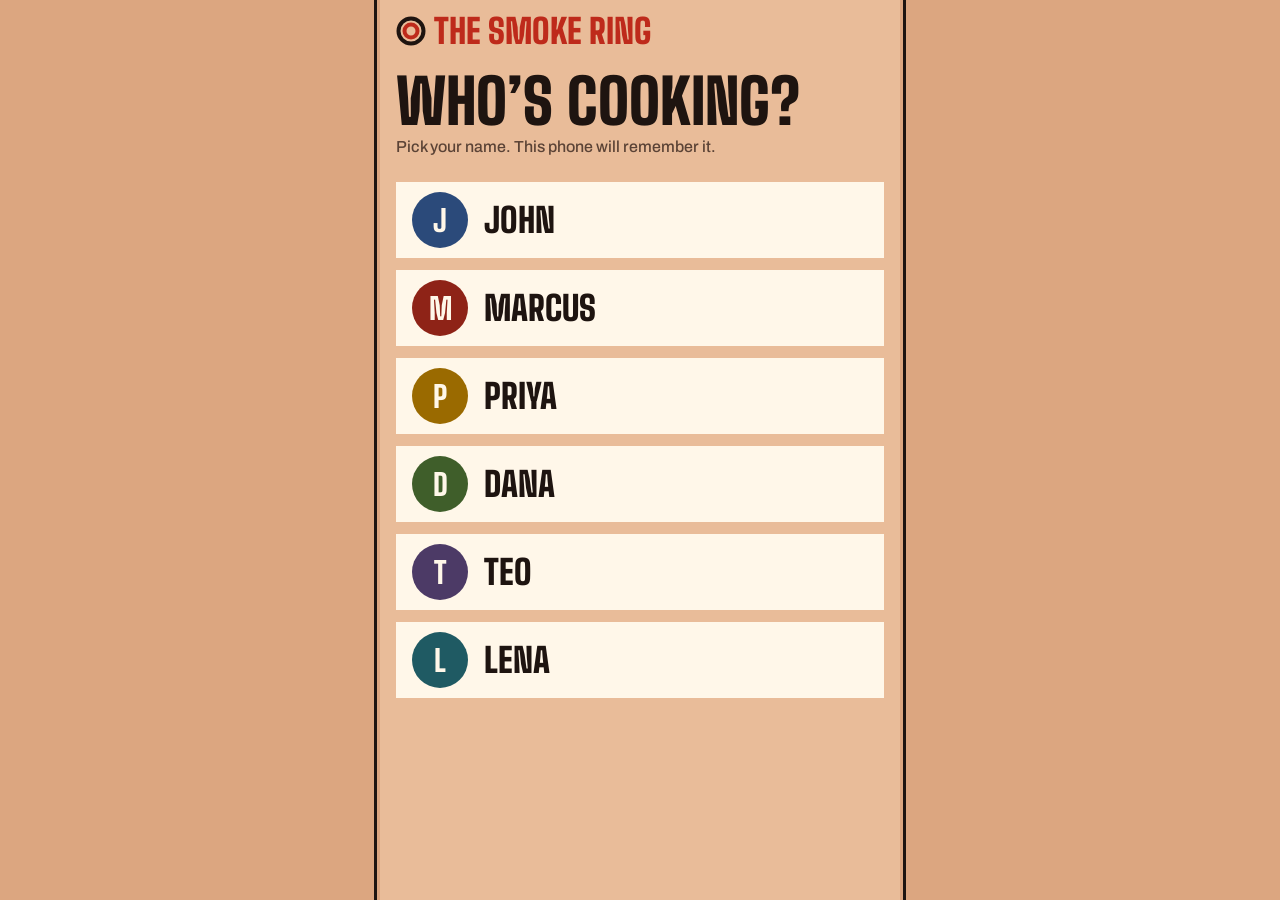
<file: recipe-app/index.html>
<!doctype html>
<html lang="en">
<head>
<meta charset="utf-8">
<meta name="viewport" content="width=device-width,initial-scale=1,viewport-fit=cover">
<title>The Smoke Ring</title>
<meta name="description" content="Recipes, rubs, methods, finds and restaurants, shared between friends.">
<meta name="theme-color" content="#E9BC99" media="(prefers-color-scheme: light)">
<meta name="theme-color" content="#17100D" media="(prefers-color-scheme: dark)">
<link rel="manifest" href="manifest.webmanifest">
<link rel="icon" href="assets/icons/icon-192.png">
<link rel="apple-touch-icon" href="assets/icons/apple-touch-icon.png">
<meta name="mobile-web-app-capable" content="yes">
<meta name="apple-mobile-web-app-capable" content="yes">
<meta name="apple-mobile-web-app-title" content="Smoke Ring">
<meta name="apple-mobile-web-app-status-bar-style" content="default">
<link rel="stylesheet" href="css/app.css">
<!-- Applies a saved light/dark choice before first paint. The key is owned by js/data.js. -->
<script>try{var t=localStorage.getItem('tsr.theme');if(t==='light'||t==='dark')document.documentElement.dataset.theme=t}catch(e){}</script>
</head>
<body>
<main id="view" tabindex="-1"></main>
<nav class="tabs" id="tabs" aria-label="Main" hidden></nav>
<div class="toast" id="toast" role="status" aria-live="polite" hidden></div>
<noscript><p style="padding:24px">The Smoke Ring needs JavaScript turned on.</p></noscript>
<script type="module" src="js/app.js"></script>
</body>
</html>
</file>
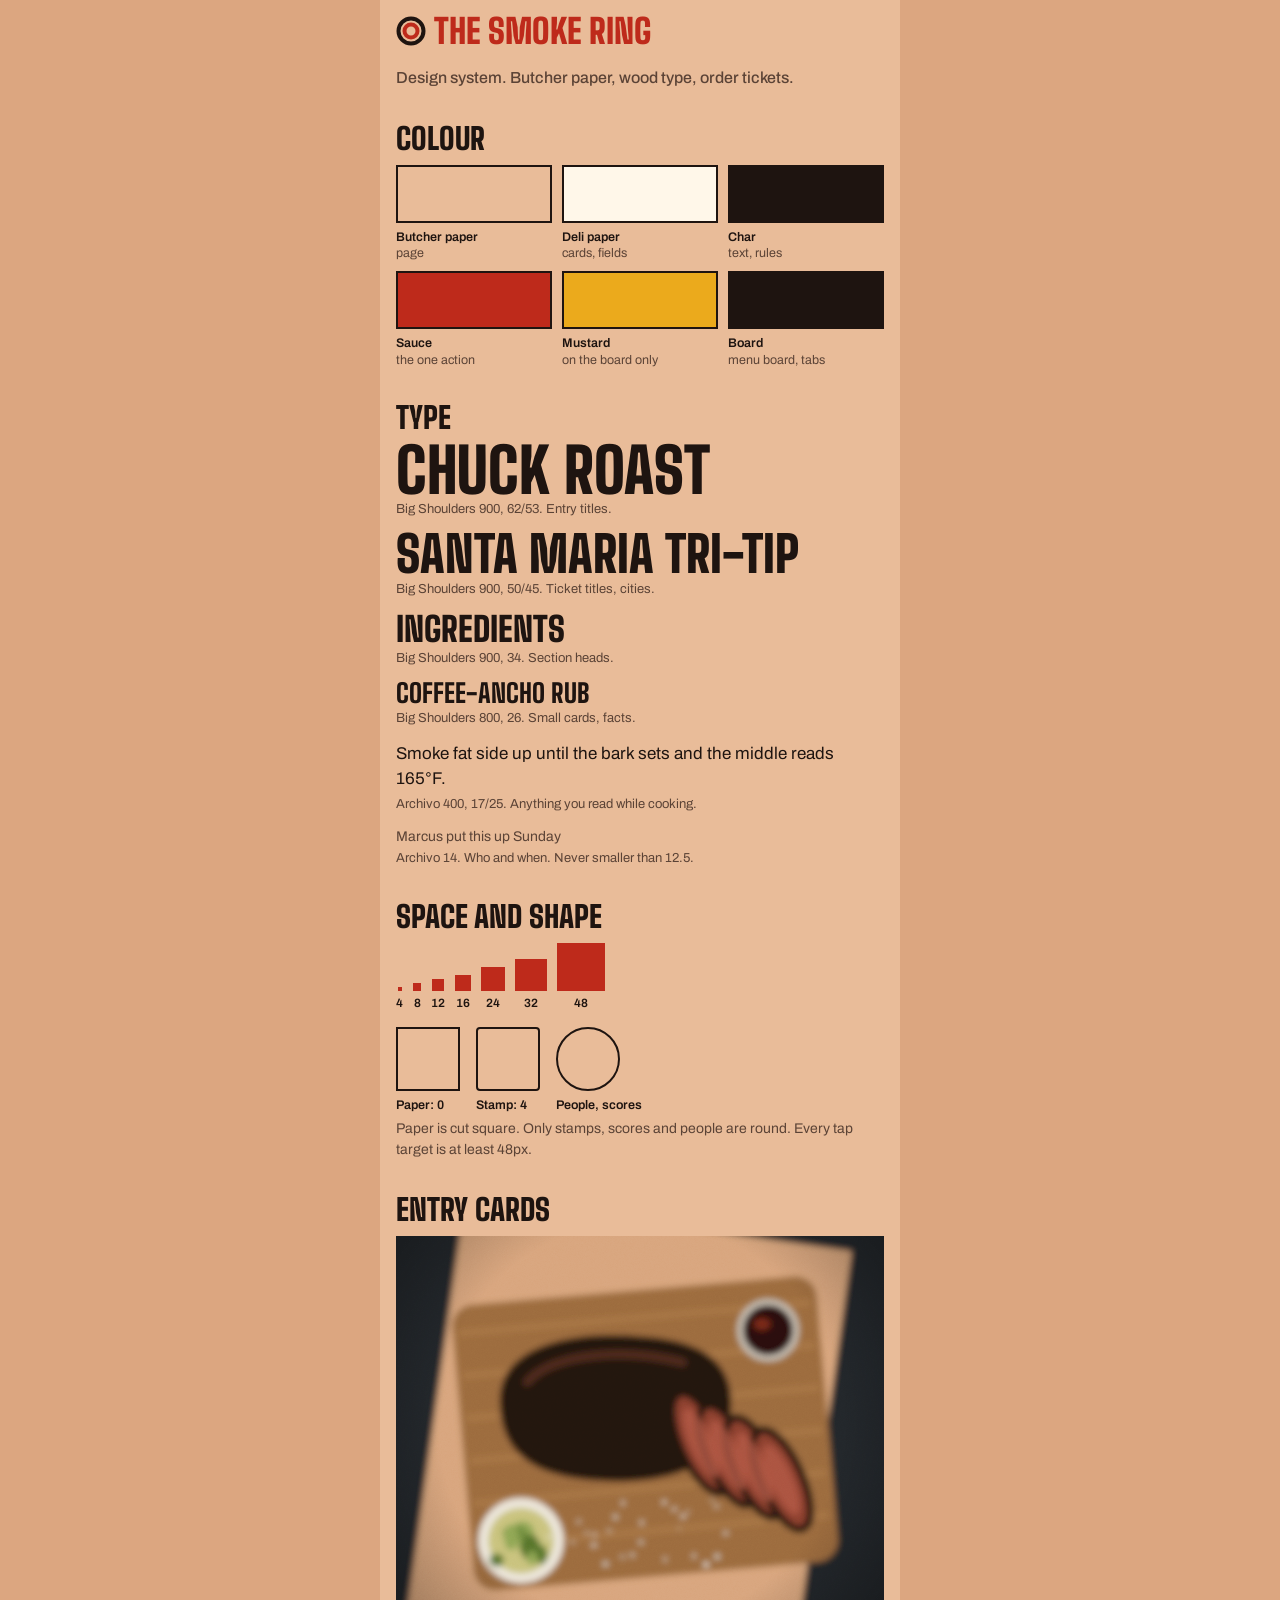
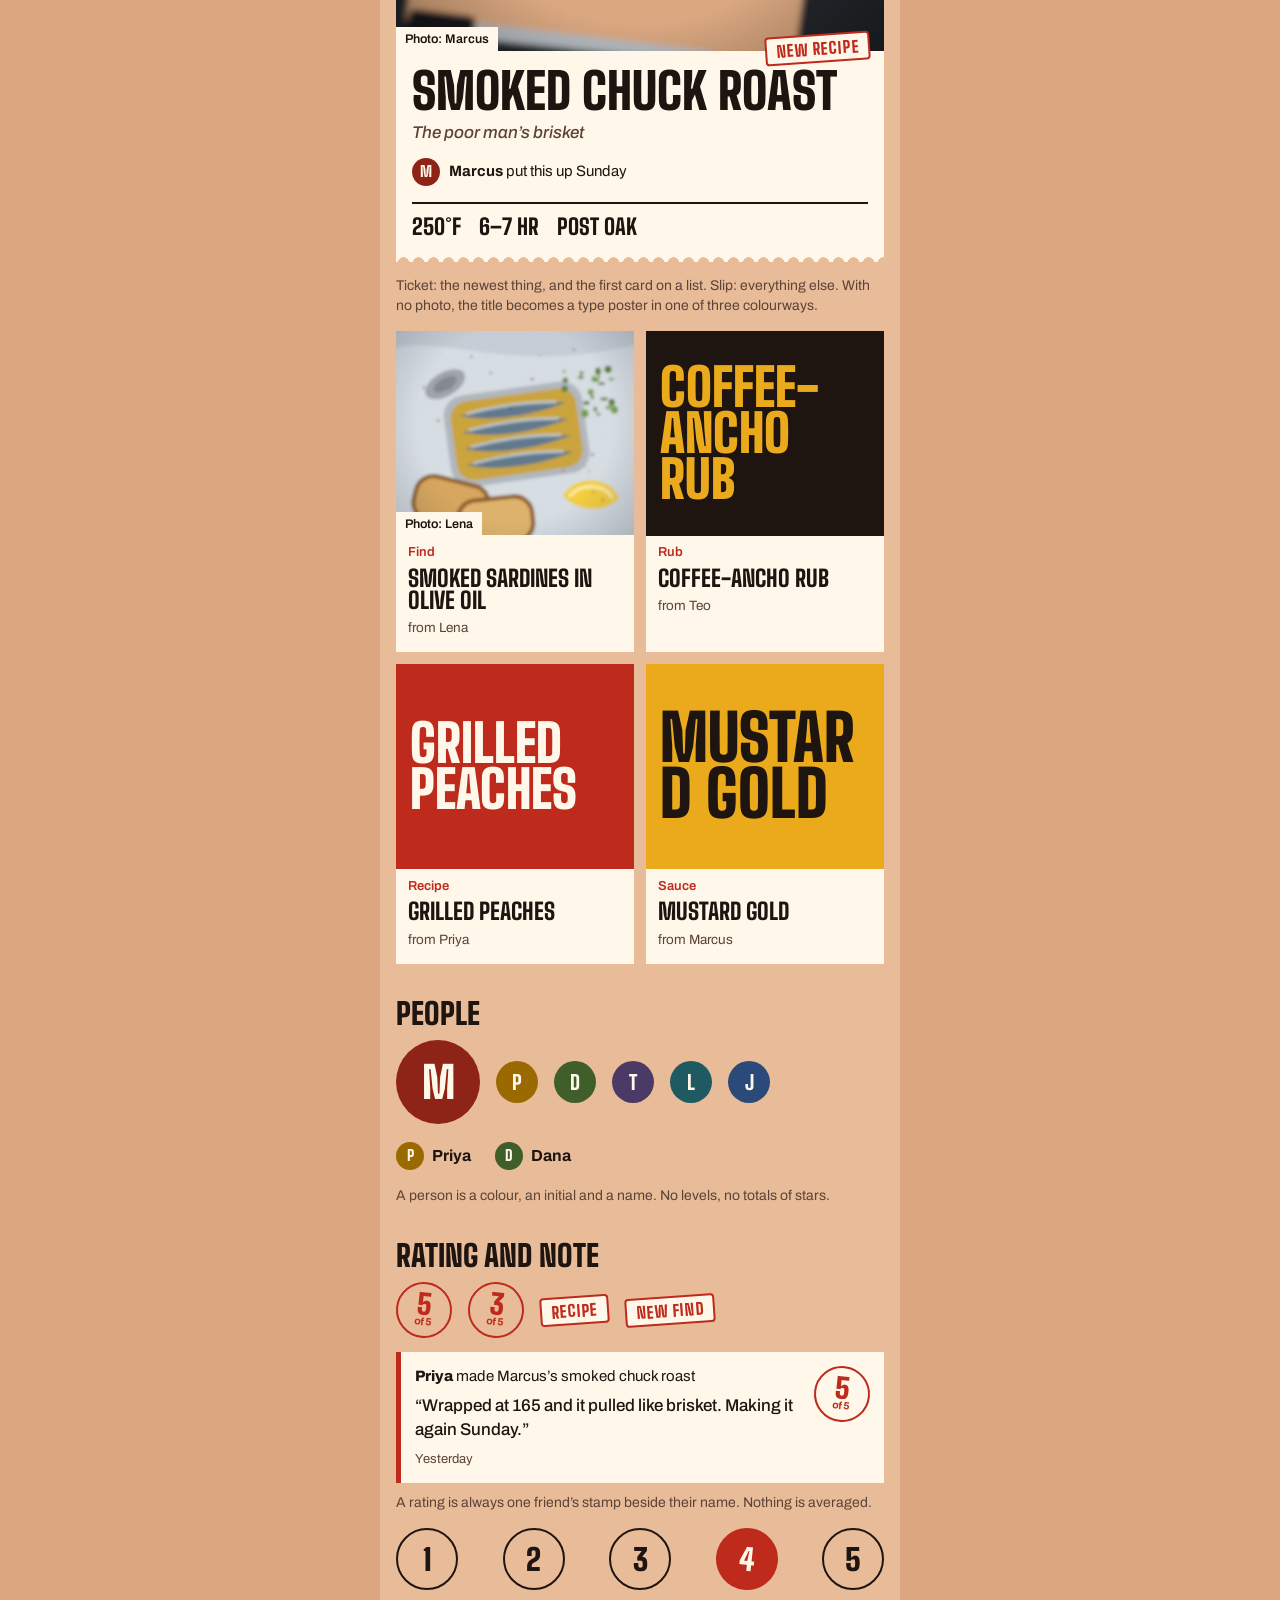
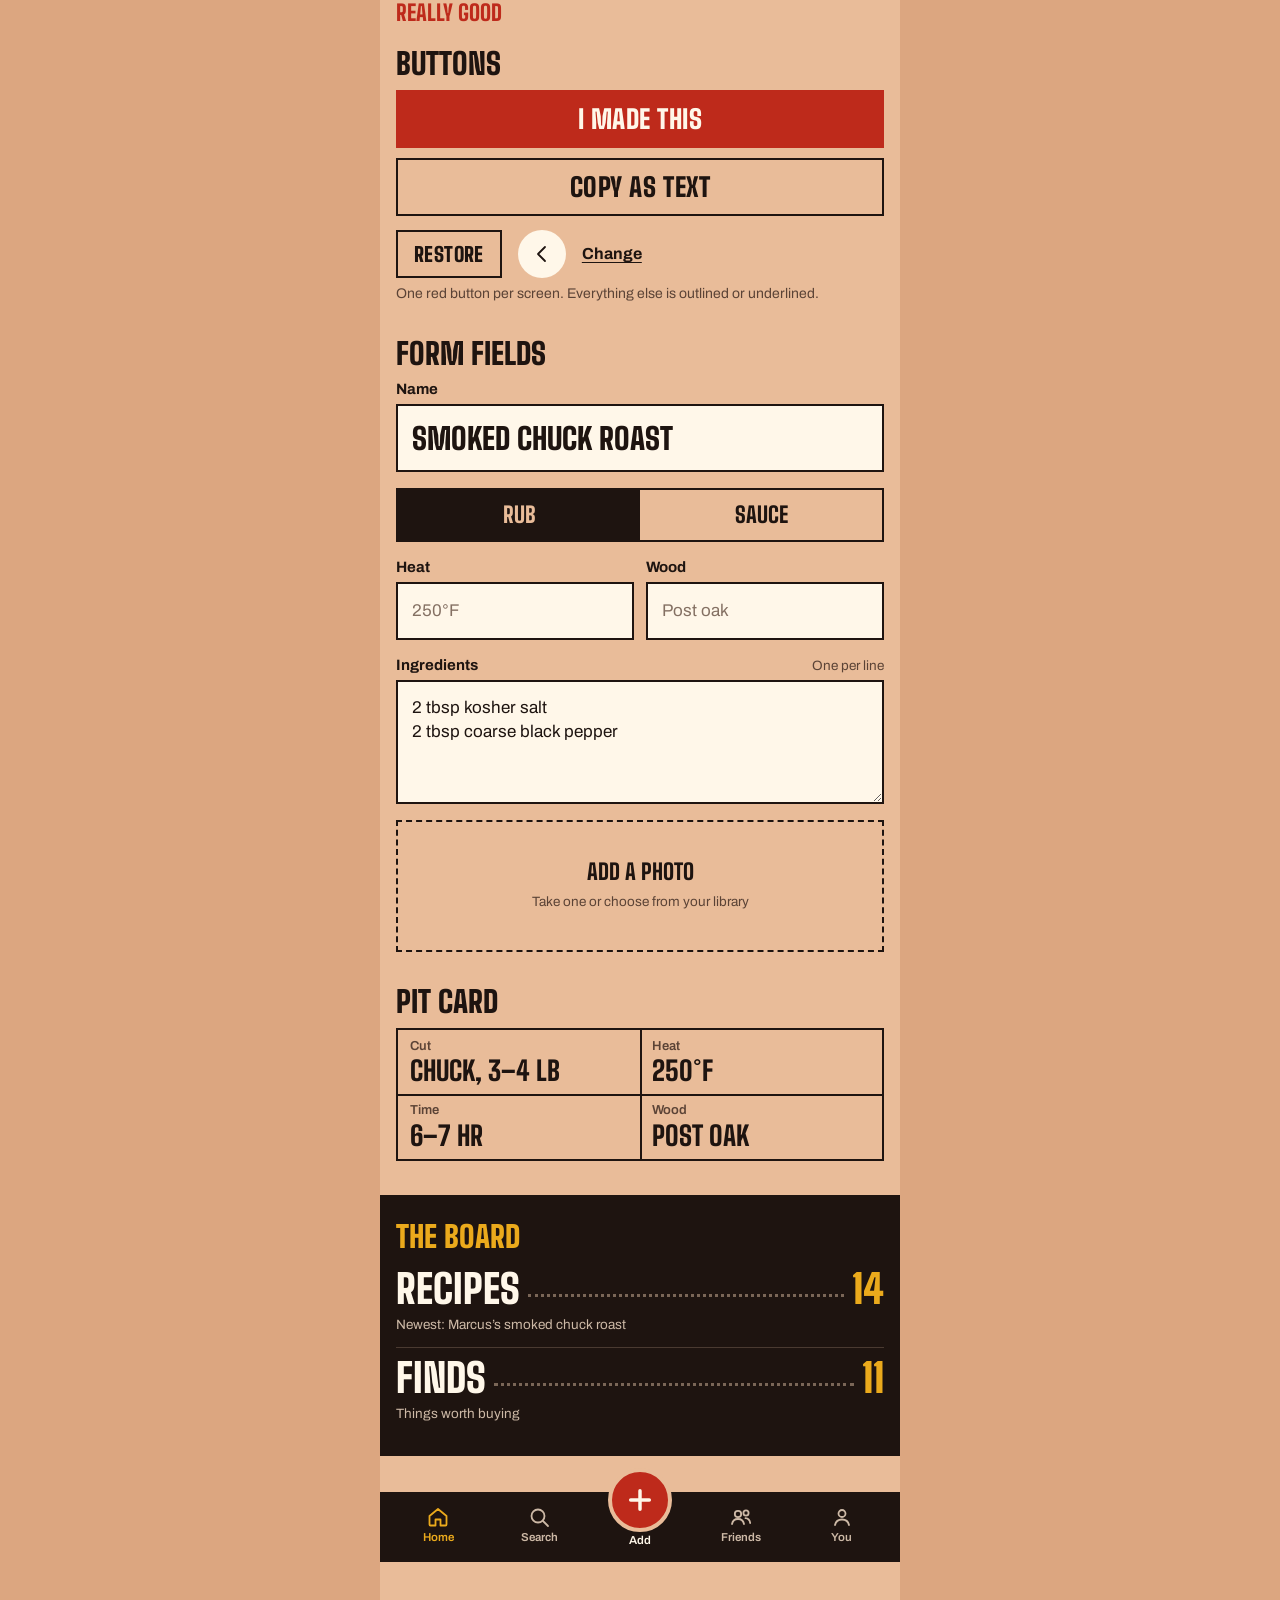
<file: recipe-app/design/system.html>
<!doctype html>
<html lang="en"><head><meta charset="utf-8"><meta name="viewport" content="width=device-width,initial-scale=1">
<title>The Smoke Ring: design system</title>
<link rel="stylesheet" href="../css/app.css">
<style>
/* specimen-page layout only; everything shown comes from css/app.css */
body{padding-bottom:48px}
.sw{display:grid;grid-template-columns:repeat(3,1fr);gap:10px;margin:0 16px}
.sw div{font:600 12.5px/1.3 var(--sans)}
.sw i{display:block;height:58px;border:2px solid var(--ink);margin-bottom:6px}
.sw span{display:block;font-weight:400;color:var(--ink-2)}
.spec{margin:0 16px;display:grid;gap:14px}
.spec p small{display:block;font:400 13px/1.3 var(--sans);color:var(--ink-2);text-transform:none;margin-top:4px;letter-spacing:0}
.bars{display:flex;align-items:flex-end;gap:10px;margin:0 16px}
.bars div{font:600 12px/1 var(--sans);text-align:center}
.bars i{display:block;background:var(--red);margin:0 auto 6px}
.radii{display:flex;gap:16px;margin:0 16px;align-items:center;font:600 12.5px/1.3 var(--sans)}
.radii i{display:block;width:64px;height:64px;border:2.5px solid var(--ink);margin-bottom:6px}
.note{margin:6px 16px 0;font:400 14px/1.45 var(--sans);color:var(--ink-2)}
.rowx{display:flex;gap:16px;align-items:center;flex-wrap:wrap;margin:0 16px}
.demo-tabs{position:static;transform:none;width:auto;margin-top:36px}
</style></head>
<body>
<header class="top"><span class="mark"><svg width="30" height="30" viewBox="0 0 30 30" aria-hidden="true"><circle cx="15" cy="15" r="12.5" fill="none" stroke="currentColor" stroke-width="4"/><circle cx="15" cy="15" r="6.5" fill="none" stroke="var(--red-ink)" stroke-width="4"/></svg>The Smoke Ring</span></header>
<p class="lede" style="margin-bottom:0">Design system. Butcher paper, wood type, order tickets.</p>

<h2 class="head">Colour</h2>
<div class="sw">
  <div><i style="background:var(--paper)"></i>Butcher paper<span>page</span></div>
  <div><i style="background:var(--card)"></i>Deli paper<span>cards, fields</span></div>
  <div><i style="background:var(--ink)"></i>Char<span>text, rules</span></div>
  <div><i style="background:var(--red)"></i>Sauce<span>the one action</span></div>
  <div><i style="background:var(--mustard)"></i>Mustard<span>on the board only</span></div>
  <div><i style="background:var(--board)"></i>Board<span>menu board, tabs</span></div>
</div>

<h2 class="head">Type</h2>
<div class="spec">
  <p style="font:var(--t-mega);text-transform:uppercase">Chuck roast<small>Big Shoulders 900, 62/53. Entry titles.</small></p>
  <p style="font:var(--t-xl);text-transform:uppercase">Santa Maria tri-tip<small>Big Shoulders 900, 50/45. Ticket titles, cities.</small></p>
  <p style="font:var(--t-l);text-transform:uppercase">Ingredients<small>Big Shoulders 900, 34. Section heads.</small></p>
  <p style="font:var(--t-m);text-transform:uppercase">Coffee-ancho rub<small>Big Shoulders 800, 26. Small cards, facts.</small></p>
  <p style="font:var(--t-read)">Smoke fat side up until the bark sets and the middle reads 165°F.<small>Archivo 400, 17/25. Anything you read while cooking.</small></p>
  <p style="font:var(--t-small);color:var(--ink-2)">Marcus put this up Sunday<small>Archivo 14. Who and when. Never smaller than 12.5.</small></p>
</div>

<h2 class="head">Space and shape</h2>
<div class="bars">
  <div><i style="width:4px;height:4px"></i>4</div><div><i style="width:8px;height:8px"></i>8</div><div><i style="width:12px;height:12px"></i>12</div><div><i style="width:16px;height:16px"></i>16</div><div><i style="width:24px;height:24px"></i>24</div><div><i style="width:32px;height:32px"></i>32</div><div><i style="width:48px;height:48px"></i>48</div>
</div>
<div class="radii" style="margin-top:18px">
  <div><i></i>Paper: 0</div><div><i style="border-radius:4px"></i>Stamp: 4</div><div><i style="border-radius:999px"></i>People, scores</div>
</div>
<p class="note">Paper is cut square. Only stamps, scores and people are round. Every tap target is at least 48px.</p>

<h2 class="head">Entry cards</h2>
<a class="ticket" href="#">
  <div class="cover shot"><img src="../assets/photos/chuck.svg" alt=""><span class="phototag">Photo: Marcus</span></div>
  <div class="in"><span class="stamp">New recipe</span><h2>Smoked chuck roast</h2><p class="aka">The poor man’s brisket</p>
  <p class="by"><span class="avatar s" style="--c:#8E2317">M</span><span><b>Marcus</b> put this up Sunday</span></p>
  <p class="strip"><span>250°F</span><span>6–7 hr</span><span>Post oak</span></p></div>
</a>
<p class="note" style="margin:14px 16px">Ticket: the newest thing, and the first card on a list. Slip: everything else. With no photo, the title becomes a type poster in one of three colourways.</p>
<div class="pair">
  <a class="slip" href="#"><div class="cover shot"><img src="../assets/photos/sardines.svg" alt=""><span class="phototag">Photo: Lena</span></div><div class="in"><p class="k">Find</p><h3>Smoked sardines in olive oil</h3><p class="from">from Lena</p></div></a>
  <a class="slip" href="#"><div class="cover poster"><span style="--fs:22cqw">Coffee-ancho rub</span></div><div class="in"><p class="k">Rub</p><h3>Coffee-ancho rub</h3><p class="from">from Teo</p></div></a>
  <a class="slip" href="#"><div class="cover poster p1"><span style="--fs:22cqw">Grilled peaches</span></div><div class="in"><p class="k">Recipe</p><h3>Grilled peaches</h3><p class="from">from Priya</p></div></a>
  <a class="slip" href="#"><div class="cover poster p2"><span style="--fs:27cqw">Mustard gold</span></div><div class="in"><p class="k">Sauce</p><h3>Mustard gold</h3><p class="from">from Marcus</p></div></a>
</div>

<h2 class="head">People</h2>
<div class="rowx">
  <span class="avatar l" style="--c:#8E2317">M</span><span class="avatar" style="--c:#9A6A00">P</span><span class="avatar" style="--c:#3F5E2A">D</span><span class="avatar" style="--c:#4C3A66">T</span><span class="avatar" style="--c:#1F5A63">L</span><span class="avatar" style="--c:#2B4A7A">J</span>
</div>
<div class="rowx" style="margin-top:8px"><a class="person" href="#"><span class="avatar s" style="--c:#9A6A00">P</span>Priya</a><a class="person" href="#"><span class="avatar s" style="--c:#3F5E2A">D</span>Dana</a></div>
<p class="note">A person is a colour, an initial and a name. No levels, no totals of stars.</p>

<h2 class="head">Rating and note</h2>
<div class="rowx" style="margin-bottom:14px"><span class="score"><b>5</b><small>of 5</small></span><span class="score"><b>3</b><small>of 5</small></span><span class="stamp">Recipe</span><span class="stamp">New find</span></div>
<div class="verdict"><p class="what"><b>Priya</b> made Marcus’s smoked chuck roast</p><span class="score" role="img" aria-label="5 out of 5"><b>5</b><small>of 5</small></span><q>Wrapped at 165 and it pulled like brisket. Making it again Sunday.</q><p class="when">Yesterday</p></div>
<p class="note" style="margin-bottom:14px">A rating is always one friend’s stamp beside their name. Nothing is averaged.</p>
<div class="block"><fieldset class="rate"><legend class="vh">Your rating</legend>
  <label><input type="radio" name="r"><span>1</span></label><label><input type="radio" name="r"><span>2</span></label><label><input type="radio" name="r"><span>3</span></label><label><input type="radio" name="r" checked><span>4</span></label><label><input type="radio" name="r"><span>5</span></label></fieldset>
  <p class="rate-word">Really good</p></div>

<h2 class="head" style="margin-top:10px">Buttons</h2>
<div class="stack" style="margin-top:0"><a class="btn pri" href="#">I made this</a><a class="btn" href="#">Copy as text</a></div>
<div class="rowx" style="margin-top:14px"><a class="btn small" href="#">Restore</a><a class="ib" href="#" aria-label="Back"><svg width="24" height="24" viewBox="0 0 24 24" fill="none" stroke="currentColor" stroke-width="1.8" stroke-linecap="round" stroke-linejoin="round"><path d="m15 5-7 7 7 7"/></svg></a><a class="link" href="#">Change</a></div>
<p class="note">One red button per screen. Everything else is outlined or underlined.</p>

<h2 class="head">Form fields</h2>
<label class="field big"><span>Name</span><input value="Smoked chuck roast"></label>
<div class="seg"><label><input type="radio" name="t" checked><span>Rub</span></label><label><input type="radio" name="t"><span>Sauce</span></label></div>
<div class="two"><label class="field"><span>Heat</span><input placeholder="250°F"></label><label class="field"><span>Wood</span><input placeholder="Post oak"></label></div>
<label class="field"><span>Ingredients <i>One per line</i></span><textarea>2 tbsp kosher salt
2 tbsp coarse black pepper</textarea></label>
<label class="pick"><input type="file" accept="image/*">Add a photo<small>Take one or choose from your library</small></label>

<h2 class="head">Pit card</h2>
<dl class="pit" style="margin:0 16px"><div><dt>Cut</dt><dd>Chuck, 3–4 lb</dd></div><div><dt>Heat</dt><dd>250°F</dd></div><div><dt>Time</dt><dd>6–7 hr</dd></div><div><dt>Wood</dt><dd>Post oak</dd></div></dl>

<section class="board"><h2>The board</h2>
<a class="line" href="#"><b>Recipes</b><i></i><em>14</em><p>Newest: Marcus’s smoked chuck roast</p></a>
<a class="line" href="#"><b>Finds</b><i></i><em>11</em><p>Things worth buying</p></a></section>
<nav class="tabs demo-tabs" aria-label="Main">
<a class="tab" aria-current="page" href="#"><svg width="24" height="24" viewBox="0 0 24 24" fill="none" stroke="currentColor" stroke-width="1.8" stroke-linecap="round" stroke-linejoin="round"><path d="M3.5 11 12 4l8.5 7v8.5a1 1 0 0 1-1 1h-5v-6h-5v6h-5a1 1 0 0 1-1-1z"/></svg>Home</a>
<a class="tab" href="#"><svg width="24" height="24" viewBox="0 0 24 24" fill="none" stroke="currentColor" stroke-width="1.8" stroke-linecap="round"><circle cx="11" cy="11" r="6.5"/><path d="m16 16 5 5"/></svg>Search</a>
<a class="tab add" href="#"><b><svg width="32" height="32" viewBox="0 0 24 24" fill="none" stroke="currentColor" stroke-width="2.6" stroke-linecap="round"><path d="M12 5v14M5 12h14"/></svg></b>Add</a>
<a class="tab" href="#"><svg width="24" height="24" viewBox="0 0 24 24" fill="none" stroke="currentColor" stroke-width="1.8" stroke-linecap="round"><circle cx="9" cy="9" r="3.2"/><path d="M3 19c.6-3.2 3-5 6-5s5.4 1.8 6 5"/><circle cx="17" cy="8" r="2.6"/><path d="M16.5 13.2c2.6.2 4.2 1.8 4.7 4.8"/></svg>Friends</a>
<a class="tab" href="#"><svg width="24" height="24" viewBox="0 0 24 24" fill="none" stroke="currentColor" stroke-width="1.8" stroke-linecap="round"><circle cx="12" cy="8.5" r="3.5"/><path d="M5 20c.8-3.8 3.6-5.5 7-5.5s6.200 1.700 7 5.500"/></svg>You</a></nav>
</body></html>
</file>
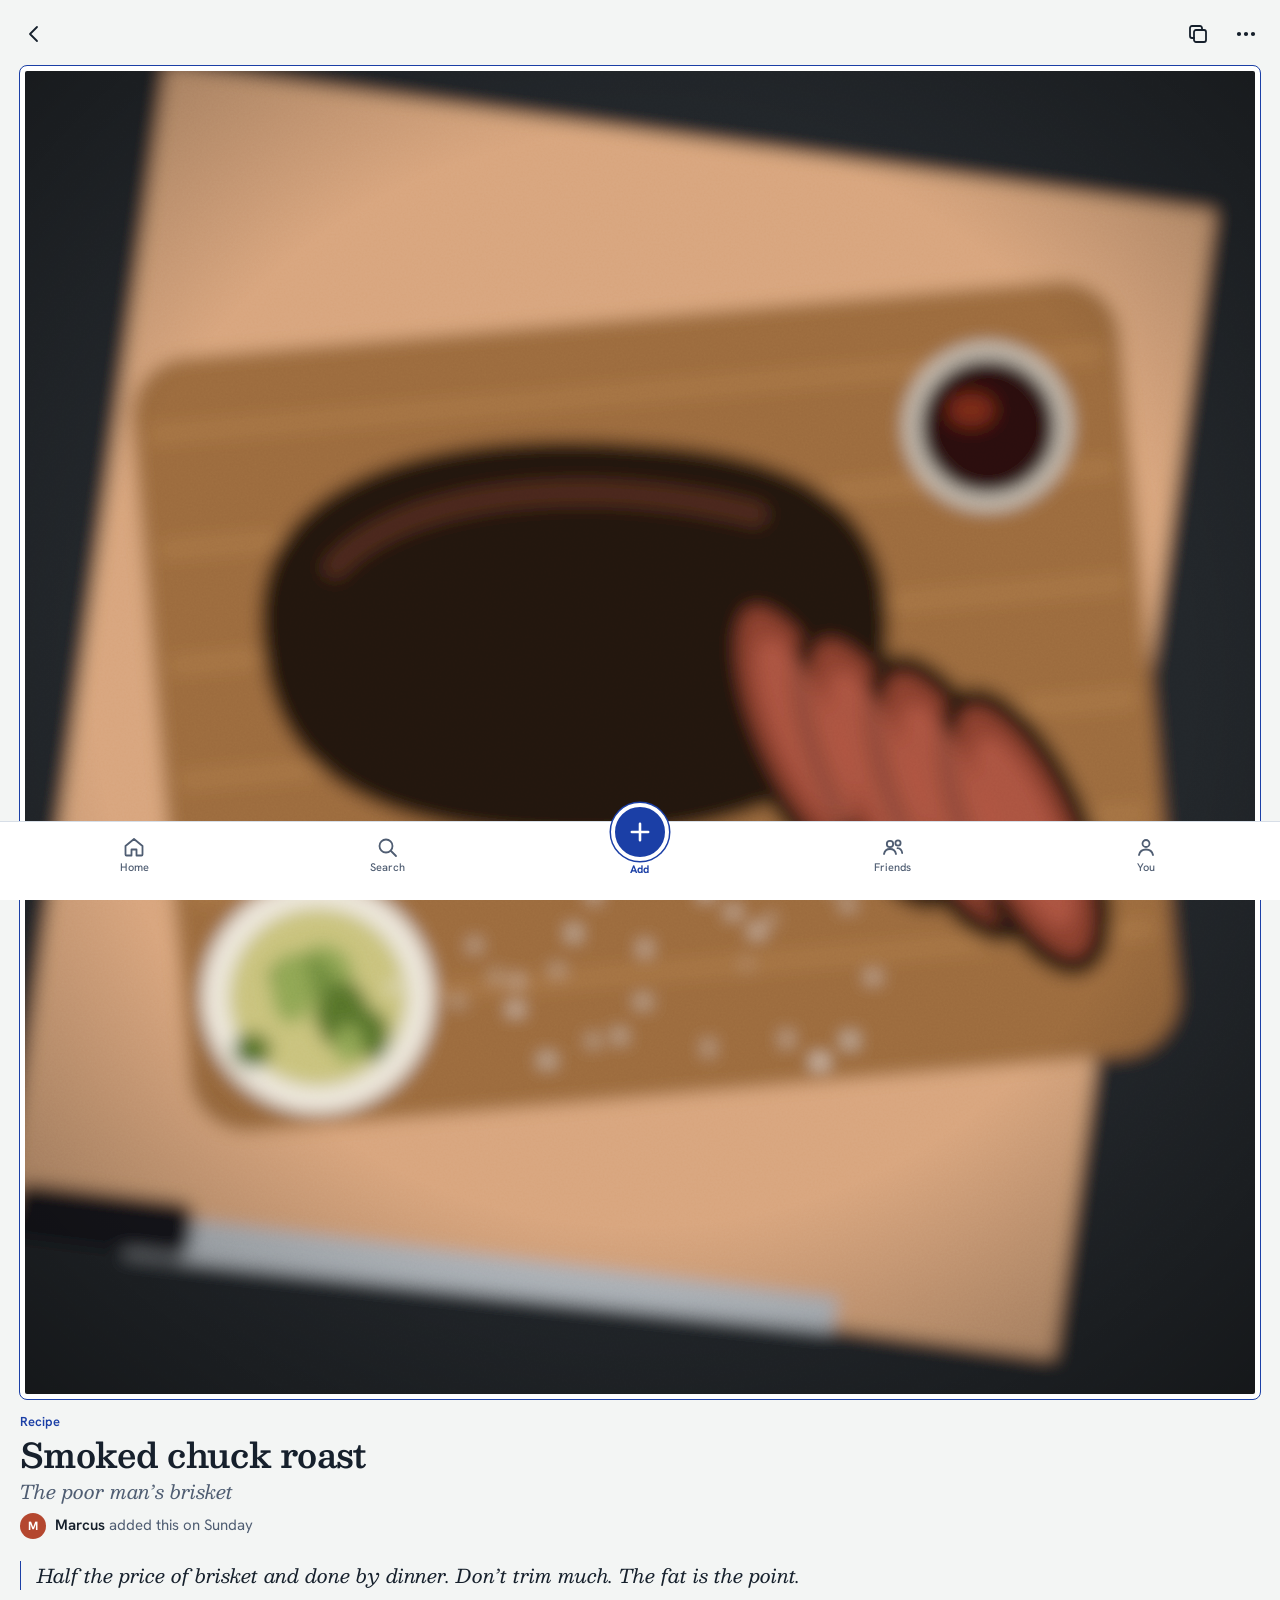
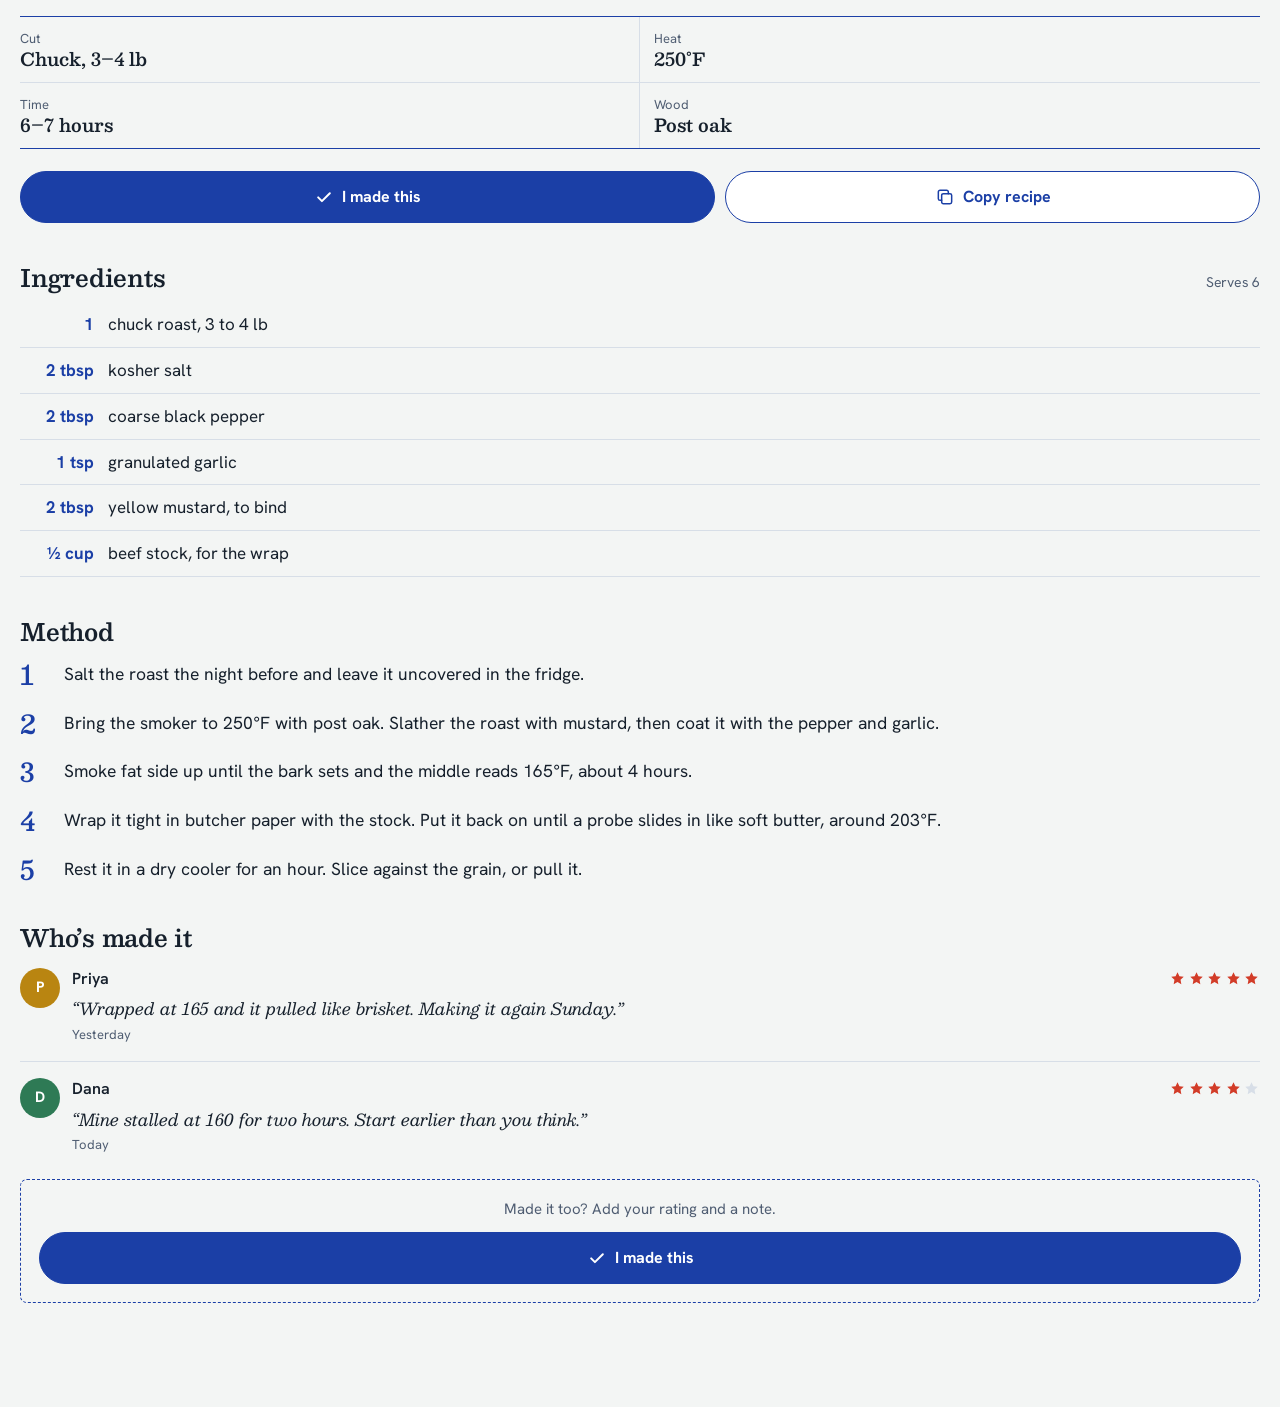
<file: recipe-app/design/directions/a-enamel/detail.html>
<!doctype html>
<html lang="en"><head><meta charset="utf-8"><meta name="viewport" content="width=device-width,initial-scale=1">
<title>Enamel: Recipe</title><link rel="stylesheet" href="../../fonts/fonts.css"><style>
:root{--paper:#F3F5F4;--card:#FFFFFF;--ink:#16202C;--ink2:#4F5D72;--rim:#1B3FA6;--mist:#D7DEE7;--tomato:#D23C28;
--serif:'Besley',Georgia,serif;--sans:'Hanken Grotesk',system-ui,sans-serif}
*{box-sizing:border-box;margin:0;padding:0}
body{background:var(--paper);color:var(--ink);font:400 16px/1.5 var(--sans);-webkit-font-smoothing:antialiased;padding-bottom:104px}
a{color:inherit;text-decoration:none}
img{display:block;width:100%;object-fit:cover}
.wrap{padding:0 20px}
.top{display:flex;align-items:center;justify-content:space-between;padding:18px 20px 6px}
.mark{display:flex;align-items:center;gap:9px;font:600 21px/1 var(--serif);letter-spacing:-.01em}
.mark svg{flex:none}
.avatar{display:inline-grid;place-items:center;width:40px;height:40px;border-radius:50%;background:var(--card);box-shadow:0 0 0 1.500px var(--rim);color:var(--rim);font:700 15px/1 var(--sans);flex:none}
.avatar.s{width:26px;height:26px;font-size:12px;box-shadow:none;color:#fff}
.avatar.m{background:#B4472F}.avatar.p{background:#B98511}.avatar.d{background:#2E7A55}.avatar.t{background:#6B4A8C}.avatar.l{background:#1E7C8C}.avatar.j{background:var(--rim)}
.since{font:italic 400 17px/1.4 var(--serif);color:var(--ink2);padding:14px 20px 16px}

/* the enamel rim: every picture sits on a white plate with a cobalt edge */
.plate{border:5px solid var(--card);outline:1.500px solid var(--rim);border-radius:7px;background:var(--card)}
.feature{display:block;padding:0 20px}
.feature img{aspect-ratio:4/4.400}
.kind{font:600 13px/1 var(--sans);color:var(--rim);margin-top:16px}
.feature h2{font:600 30px/1.120 var(--serif);letter-spacing:-.015em;margin-top:8px;text-wrap:balance}
.by{display:flex;gap:9px;align-items:flex-start;margin-top:12px;color:var(--ink2);font-size:15px;line-height:1.400}
.by b{color:var(--ink);font-weight:600}
.by .avatar{margin-top:-2px}

.sec{margin-top:36px;padding-top:18px;border-top:1.500px solid var(--rim);margin-left:20px;margin-right:20px}
.sec h3{font:600 21px/1.200 var(--serif);letter-spacing:-.01em}
.sec .hint{color:var(--ink2);font-size:14px;margin-top:2px}

.row{display:flex;gap:16px;overflow:hidden;padding:16px 20px 6px;margin:0 -20px}
.small{flex:none;width:150px}
.small img,.small .blank{aspect-ratio:1;width:150px}
.small .kind{margin-top:11px;font-size:12px}
.small h4{font:600 16px/1.220 var(--serif);margin-top:5px}
.small .from{font-size:13px;color:var(--ink2);margin-top:4px}
/* no photo: an enamel label */
.blank{display:grid;place-items:center;text-align:center;padding:14px;position:relative}
.blank::before{content:"";position:absolute;inset:6px;border:1px solid var(--rim);border-radius:3px}
.blank span{font:italic 500 19px/1.150 var(--serif);color:var(--rim)}
.blank small{display:block;font:600 11px/1 var(--sans);color:var(--ink2);margin-top:9px;font-style:normal}

.chapters{display:grid;grid-template-columns:1fr 1fr;gap:22px 16px;margin-top:16px}
.chapter img{aspect-ratio:4/3}
.chapter.wide{grid-column:1/-1}
.chapter.wide img{aspect-ratio:16/8}
.chapter h4{font:600 19px/1.200 var(--serif);margin-top:11px;display:flex;justify-content:space-between;align-items:baseline}
.chapter h4 i{font:400 15px/1 var(--sans);color:var(--ink2);font-style:normal}
.chapter p{font-size:13.500px;color:var(--ink2);line-height:1.350;margin-top:3px}

.note{display:grid;grid-template-columns:40px 1fr;gap:4px 12px;padding:16px 0;border-bottom:1px solid var(--mist)}
.note:last-child{border-bottom:0}
.note .avatar{grid-row:1/4;box-shadow:none;color:#fff}
.note .what{font-size:15px;line-height:1.350}
.note .what b{font-weight:600}
.note .meta{display:flex;gap:10px;align-items:center;font-size:13px;color:var(--ink2)}
.note q{font:italic 400 16.500px/1.450 var(--serif);quotes:"“" "”";margin-top:4px;display:block}
.stars{display:inline-flex;gap:1.500px;vertical-align:-2px}
.stars .on{fill:var(--tomato)}.stars .off{fill:var(--mist)}

.tabs{position:fixed;left:0;right:0;bottom:0;display:grid;grid-template-columns:repeat(5,1fr);align-items:end;background:var(--card);border-top:1px solid var(--mist);padding:8px 8px 22px}
.tab{display:grid;justify-items:center;gap:3px;font:500 11px/1 var(--sans);color:var(--ink2);min-height:48px;align-content:center}
.tab.on{color:var(--rim);font-weight:700}
.tab.add{color:var(--rim);font-weight:700}
.tab.add b{display:grid;place-items:center;width:58px;height:58px;border-radius:50%;background:var(--rim);color:#fff;margin-top:-30px;border:4px solid var(--card);box-shadow:0 0 0 1.500px var(--rim)}

/* detail */
.bar{display:flex;justify-content:space-between;padding:12px 12px 10px}
.bar div{display:flex;gap:4px}
.ib{display:grid;place-items:center;width:44px;height:44px;border-radius:50%;color:var(--ink)}
.hero{margin:0 20px}
.hero img{aspect-ratio:4/4.300}
.d h1{font:600 34px/1.080 var(--serif);letter-spacing:-.02em;margin-top:8px}
.d .sub{font:italic 400 19px/1.300 var(--serif);color:var(--ink2);margin-top:6px}
.headnote{font:italic 400 19px/1.500 var(--serif);margin-top:22px;padding-left:16px;border-left:1.500px solid var(--rim)}
.facts{display:grid;grid-template-columns:1fr 1fr;margin-top:26px;border-top:1.500px solid var(--rim);border-bottom:1.500px solid var(--rim)}
.facts div{padding:12px 0 11px}
.facts div:nth-child(odd){border-right:1px solid var(--mist);padding-right:14px}
.facts div:nth-child(even){padding-left:14px}
.facts div:nth-child(-n+2){border-bottom:1px solid var(--mist)}
.facts dt{font-size:13px;color:var(--ink2)}
.facts dd{font:600 18px/1.250 var(--serif)}
.actions{display:grid;grid-template-columns:1.300fr 1fr;gap:10px;margin-top:22px}
.btn{display:flex;align-items:center;justify-content:center;gap:8px;min-height:52px;border-radius:26px;font:700 16px/1 var(--sans);border:1.500px solid var(--rim);color:var(--rim);background:var(--card)}
.btn.pri{background:var(--rim);color:#fff}
.d h2{font:600 24px/1.200 var(--serif);letter-spacing:-.01em;margin-top:40px;display:flex;justify-content:space-between;align-items:baseline}
.d h2 small{font:400 14px/1 var(--sans);color:var(--ink2)}
.ing{list-style:none;margin-top:10px}
.ing li{display:grid;grid-template-columns:74px 1fr;gap:14px;padding:11px 0;border-bottom:1px solid var(--mist);font-size:17px;line-height:1.350}
.ing .q{font-weight:700;color:var(--rim);text-align:right;font-variant-numeric:tabular-nums}
.steps{list-style:none;margin-top:14px;counter-reset:s}
.steps li{counter-increment:s;display:grid;grid-template-columns:30px 1fr;gap:14px;font-size:17.500px;line-height:1.550;margin-bottom:20px}
.steps li::before{content:counter(s);font:600 26px/1.100 var(--serif);color:var(--rim)}
.made .note{grid-template-columns:40px 1fr}
.made .note .what{display:flex;justify-content:space-between;align-items:center;font-size:16px}
.made .when{font-size:13px;color:var(--ink2)}
.yours{margin-top:8px;padding:18px;border:1.500px dashed var(--rim);border-radius:7px;text-align:center;color:var(--ink2);font-size:15px}
.yours .btn{margin-top:12px}
</style></head>
<body>
<nav class="bar"><a class="ib" href="home.html" aria-label="Back"><svg class="i" width="24" height="24" viewBox="0 0 24 24" fill="none" stroke="currentColor" stroke-width="1.8" stroke-linecap="round" stroke-linejoin="round" aria-hidden="true"><path d="m15 5-7 7 7 7"/></svg></a><div><a class="ib" href="#" aria-label="Copy recipe as text"><svg class="i" width="24" height="24" viewBox="0 0 24 24" fill="none" stroke="currentColor" stroke-width="1.8" stroke-linecap="round" stroke-linejoin="round" aria-hidden="true"><rect x="8" y="8" width="12" height="12" rx="2"/><path d="M16 8V6a2 2 0 0 0-2-2H6a2 2 0 0 0-2 2v8a2 2 0 0 0 2 2h2"/></svg></a><a class="ib" href="#" aria-label="More"><svg class="i" width="24" height="24" viewBox="0 0 24 24" fill="none" stroke="currentColor" stroke-width="1.8" stroke-linecap="round" stroke-linejoin="round" aria-hidden="true"><circle cx="5" cy="12" r="1.200" fill="currentColor"/><circle cx="12" cy="12" r="1.200" fill="currentColor"/><circle cx="19" cy="12" r="1.200" fill="currentColor"/></svg></a></div></nav>
<div class="hero"><img class="plate" src="../../standins/chuck.svg" alt=""></div>
<article class="wrap d">
  <p class="kind">Recipe</p>
  <h1>Smoked chuck roast</h1>
  <p class="sub">The poor man’s brisket</p>
  <p class="by"><span class="avatar s m">M</span><span><b>Marcus</b> added this on Sunday</span></p>
  <p class="headnote">Half the price of brisket and done by dinner. Don’t trim much. The fat is the point.</p>
  <dl class="facts"><div><dt>Cut</dt><dd>Chuck, 3–4 lb</dd></div><div><dt>Heat</dt><dd>250°F</dd></div><div><dt>Time</dt><dd>6–7 hours</dd></div><div><dt>Wood</dt><dd>Post oak</dd></div></dl>
  <div class="actions"><a class="btn pri" href="#"><svg class="i" width="20" height="20" viewBox="0 0 24 24" fill="none" stroke="currentColor" stroke-width="2.4" stroke-linecap="round" stroke-linejoin="round" aria-hidden="true"><path d="m5 12.500 4.500 4.500L19 7.500"/></svg>I made this</a><a class="btn" href="#"><svg class="i" width="20" height="20" viewBox="0 0 24 24" fill="none" stroke="currentColor" stroke-width="1.8" stroke-linecap="round" stroke-linejoin="round" aria-hidden="true"><rect x="8" y="8" width="12" height="12" rx="2"/><path d="M16 8V6a2 2 0 0 0-2-2H6a2 2 0 0 0-2 2v8a2 2 0 0 0 2 2h2"/></svg>Copy recipe</a></div>

  <h2>Ingredients <small>Serves 6</small></h2>
  <ul class="ing"><li><span class="q">1</span><span>chuck roast, 3 to 4 lb</span></li><li><span class="q">2 tbsp</span><span>kosher salt</span></li><li><span class="q">2 tbsp</span><span>coarse black pepper</span></li><li><span class="q">1 tsp</span><span>granulated garlic</span></li><li><span class="q">2 tbsp</span><span>yellow mustard, to bind</span></li><li><span class="q">½ cup</span><span>beef stock, for the wrap</span></li></ul>

  <h2>Method</h2>
  <ol class="steps"><li><span>Salt the roast the night before and leave it uncovered in the fridge.</span></li><li><span>Bring the smoker to 250°F with post oak. Slather the roast with mustard, then coat it with the pepper and garlic.</span></li><li><span>Smoke fat side up until the bark sets and the middle reads 165°F, about 4 hours.</span></li><li><span>Wrap it tight in butcher paper with the stock. Put it back on until a probe slides in like soft butter, around 203°F.</span></li><li><span>Rest it in a dry cooler for an hour. Slice against the grain, or pull it.</span></li></ol>

  <h2>Who’s made it</h2>
  <div class="made">
  <div class="note"><span class="avatar p">P</span><p class="what"><b>Priya</b><span class="stars" role="img" aria-label="5 out of 5"><svg width="17" height="17" viewBox="0 0 24 24" class="on"><path d="M12 3.200l2.700 5.600 6.100.8-4.500 4.300 1.100 6.100L12 17.100 6.600 20l1.100-6.100L3.200 9.600l6.100-.8z"/></svg><svg width="17" height="17" viewBox="0 0 24 24" class="on"><path d="M12 3.200l2.700 5.600 6.100.8-4.500 4.300 1.100 6.100L12 17.100 6.600 20l1.100-6.100L3.200 9.600l6.100-.8z"/></svg><svg width="17" height="17" viewBox="0 0 24 24" class="on"><path d="M12 3.200l2.700 5.600 6.100.8-4.500 4.300 1.100 6.100L12 17.100 6.600 20l1.100-6.100L3.200 9.600l6.100-.8z"/></svg><svg width="17" height="17" viewBox="0 0 24 24" class="on"><path d="M12 3.200l2.700 5.600 6.100.8-4.500 4.300 1.100 6.100L12 17.100 6.600 20l1.100-6.100L3.200 9.600l6.100-.8z"/></svg><svg width="17" height="17" viewBox="0 0 24 24" class="on"><path d="M12 3.200l2.700 5.600 6.100.8-4.500 4.300 1.100 6.100L12 17.100 6.600 20l1.100-6.100L3.200 9.600l6.100-.8z"/></svg></span></p><q>Wrapped at 165 and it pulled like brisket. Making it again Sunday.</q><p class="when">Yesterday</p></div><div class="note"><span class="avatar d">D</span><p class="what"><b>Dana</b><span class="stars" role="img" aria-label="4 out of 5"><svg width="17" height="17" viewBox="0 0 24 24" class="on"><path d="M12 3.200l2.700 5.600 6.100.8-4.500 4.300 1.100 6.100L12 17.100 6.600 20l1.100-6.100L3.200 9.600l6.100-.8z"/></svg><svg width="17" height="17" viewBox="0 0 24 24" class="on"><path d="M12 3.200l2.700 5.600 6.100.8-4.500 4.300 1.100 6.100L12 17.100 6.600 20l1.100-6.100L3.200 9.600l6.100-.8z"/></svg><svg width="17" height="17" viewBox="0 0 24 24" class="on"><path d="M12 3.200l2.700 5.600 6.100.8-4.500 4.300 1.100 6.100L12 17.100 6.600 20l1.100-6.100L3.200 9.600l6.100-.8z"/></svg><svg width="17" height="17" viewBox="0 0 24 24" class="on"><path d="M12 3.200l2.700 5.600 6.100.8-4.500 4.300 1.100 6.100L12 17.100 6.600 20l1.100-6.100L3.200 9.600l6.100-.8z"/></svg><svg width="17" height="17" viewBox="0 0 24 24" class="off"><path d="M12 3.200l2.700 5.600 6.100.8-4.500 4.300 1.100 6.100L12 17.100 6.600 20l1.100-6.100L3.200 9.600l6.100-.8z"/></svg></span></p><q>Mine stalled at 160 for two hours. Start earlier than you think.</q><p class="when">Today</p></div>
  </div>
  <div class="yours">Made it too? Add your rating and a note.<a class="btn pri" href="#"><svg class="i" width="20" height="20" viewBox="0 0 24 24" fill="none" stroke="currentColor" stroke-width="2.4" stroke-linecap="round" stroke-linejoin="round" aria-hidden="true"><path d="m5 12.500 4.500 4.500L19 7.500"/></svg>I made this</a></div>
</article>
<nav class="tabs" aria-label="Main">
<a class="tab " href="home.html"><svg class="i" width="24" height="24" viewBox="0 0 24 24" fill="none" stroke="currentColor" stroke-width="1.8" stroke-linecap="round" stroke-linejoin="round" aria-hidden="true"><path d="M3.5 11 12 4l8.5 7v8.5a1 1 0 0 1-1 1h-5v-6h-5v6h-5a1 1 0 0 1-1-1z"/></svg>Home</a>
<a class="tab" href="#"><svg class="i" width="24" height="24" viewBox="0 0 24 24" fill="none" stroke="currentColor" stroke-width="1.8" stroke-linecap="round" stroke-linejoin="round" aria-hidden="true"><circle cx="11" cy="11" r="6.5"/><path d="m16 16 5 5"/></svg>Search</a>
<a class="tab add" href="#"><b><svg class="i" width="28" height="28" viewBox="0 0 24 24" fill="none" stroke="currentColor" stroke-width="2.2" stroke-linecap="round" stroke-linejoin="round" aria-hidden="true"><path d="M12 5v14M5 12h14"/></svg></b>Add</a>
<a class="tab" href="#"><svg class="i" width="24" height="24" viewBox="0 0 24 24" fill="none" stroke="currentColor" stroke-width="1.8" stroke-linecap="round" stroke-linejoin="round" aria-hidden="true"><circle cx="9" cy="9" r="3.2"/><path d="M3 19c.6-3.200 3-5 6-5s5.400 1.800 6 5"/><circle cx="17" cy="8" r="2.600"/><path d="M16.500 13.200c2.600.2 4.200 1.800 4.700 4.800"/></svg>Friends</a>
<a class="tab" href="#"><svg class="i" width="24" height="24" viewBox="0 0 24 24" fill="none" stroke="currentColor" stroke-width="1.8" stroke-linecap="round" stroke-linejoin="round" aria-hidden="true"><circle cx="12" cy="8.500" r="3.500"/><path d="M5 20c.8-3.800 3.600-5.500 7-5.500s6.200 1.700 7 5.500"/></svg>You</a></nav></body></html>
</file>
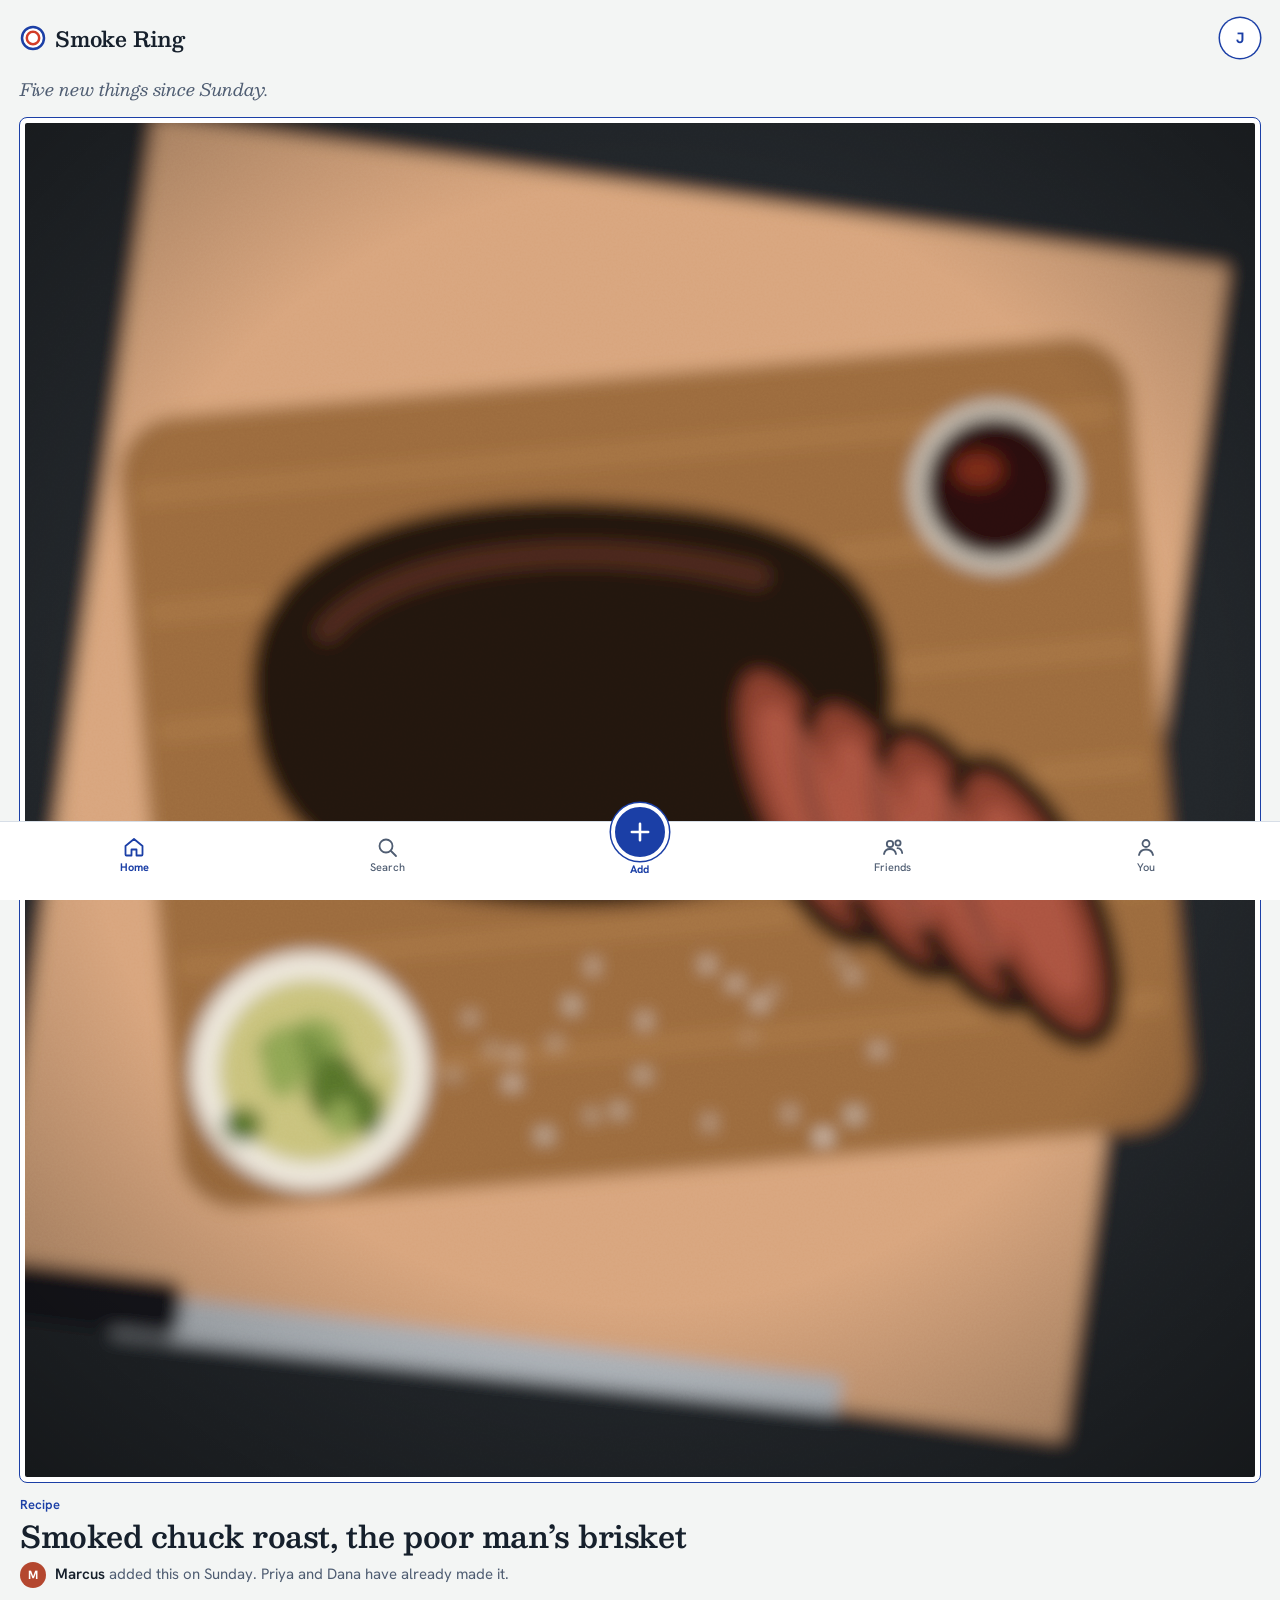
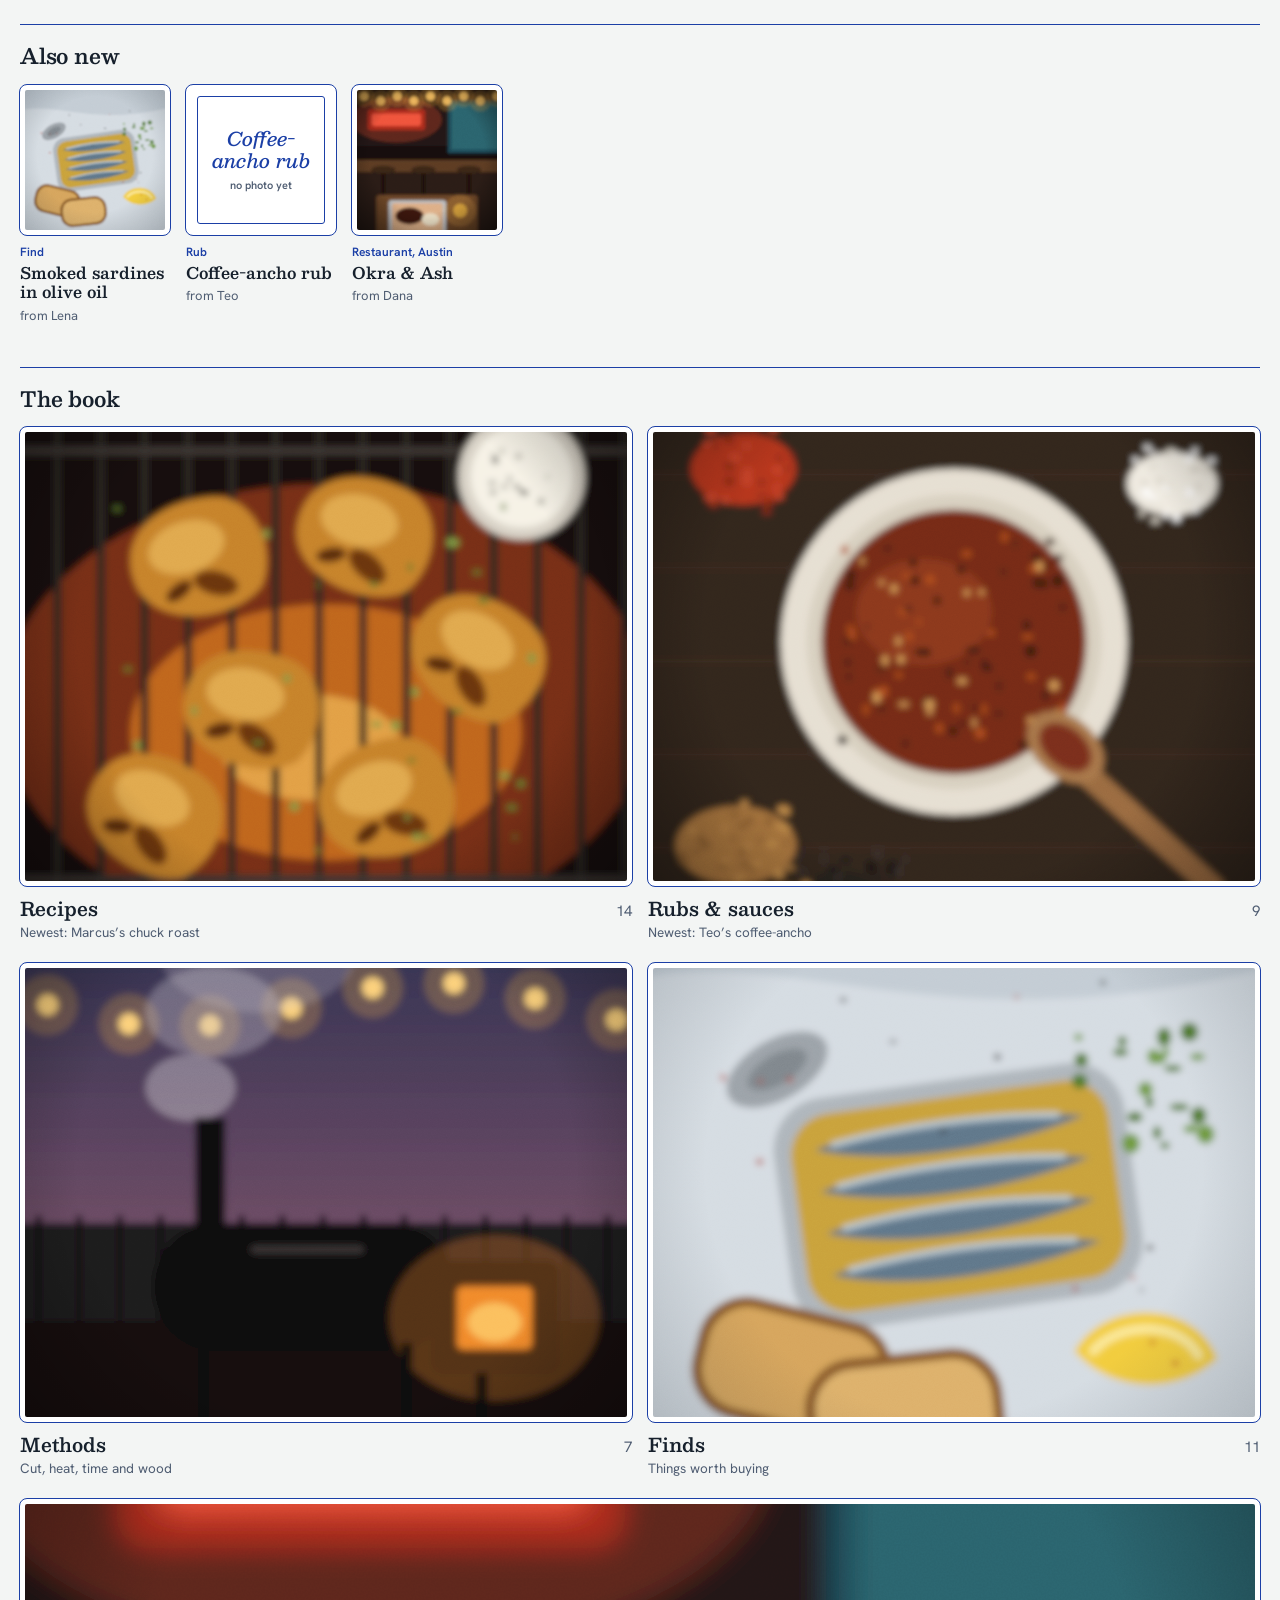
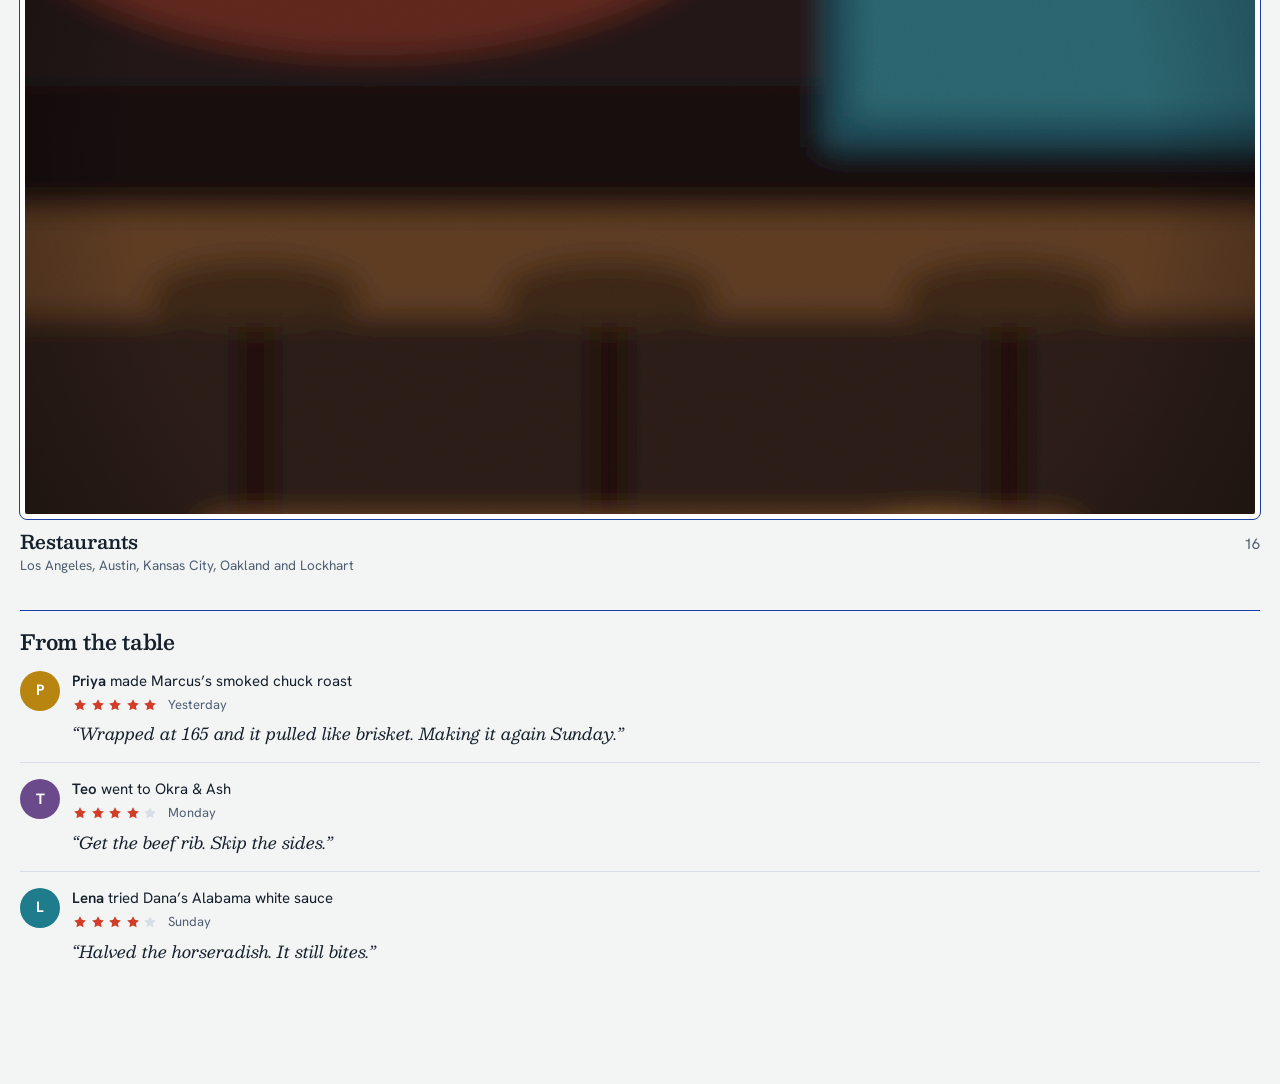
<file: recipe-app/design/directions/a-enamel/home.html>
<!doctype html>
<html lang="en"><head><meta charset="utf-8"><meta name="viewport" content="width=device-width,initial-scale=1">
<title>Enamel: Home</title><link rel="stylesheet" href="../../fonts/fonts.css"><style>
:root{--paper:#F3F5F4;--card:#FFFFFF;--ink:#16202C;--ink2:#4F5D72;--rim:#1B3FA6;--mist:#D7DEE7;--tomato:#D23C28;
--serif:'Besley',Georgia,serif;--sans:'Hanken Grotesk',system-ui,sans-serif}
*{box-sizing:border-box;margin:0;padding:0}
body{background:var(--paper);color:var(--ink);font:400 16px/1.5 var(--sans);-webkit-font-smoothing:antialiased;padding-bottom:104px}
a{color:inherit;text-decoration:none}
img{display:block;width:100%;object-fit:cover}
.wrap{padding:0 20px}
.top{display:flex;align-items:center;justify-content:space-between;padding:18px 20px 6px}
.mark{display:flex;align-items:center;gap:9px;font:600 21px/1 var(--serif);letter-spacing:-.01em}
.mark svg{flex:none}
.avatar{display:inline-grid;place-items:center;width:40px;height:40px;border-radius:50%;background:var(--card);box-shadow:0 0 0 1.500px var(--rim);color:var(--rim);font:700 15px/1 var(--sans);flex:none}
.avatar.s{width:26px;height:26px;font-size:12px;box-shadow:none;color:#fff}
.avatar.m{background:#B4472F}.avatar.p{background:#B98511}.avatar.d{background:#2E7A55}.avatar.t{background:#6B4A8C}.avatar.l{background:#1E7C8C}.avatar.j{background:var(--rim)}
.since{font:italic 400 17px/1.4 var(--serif);color:var(--ink2);padding:14px 20px 16px}

/* the enamel rim: every picture sits on a white plate with a cobalt edge */
.plate{border:5px solid var(--card);outline:1.500px solid var(--rim);border-radius:7px;background:var(--card)}
.feature{display:block;padding:0 20px}
.feature img{aspect-ratio:4/4.400}
.kind{font:600 13px/1 var(--sans);color:var(--rim);margin-top:16px}
.feature h2{font:600 30px/1.120 var(--serif);letter-spacing:-.015em;margin-top:8px;text-wrap:balance}
.by{display:flex;gap:9px;align-items:flex-start;margin-top:12px;color:var(--ink2);font-size:15px;line-height:1.400}
.by b{color:var(--ink);font-weight:600}
.by .avatar{margin-top:-2px}

.sec{margin-top:36px;padding-top:18px;border-top:1.500px solid var(--rim);margin-left:20px;margin-right:20px}
.sec h3{font:600 21px/1.200 var(--serif);letter-spacing:-.01em}
.sec .hint{color:var(--ink2);font-size:14px;margin-top:2px}

.row{display:flex;gap:16px;overflow:hidden;padding:16px 20px 6px;margin:0 -20px}
.small{flex:none;width:150px}
.small img,.small .blank{aspect-ratio:1;width:150px}
.small .kind{margin-top:11px;font-size:12px}
.small h4{font:600 16px/1.220 var(--serif);margin-top:5px}
.small .from{font-size:13px;color:var(--ink2);margin-top:4px}
/* no photo: an enamel label */
.blank{display:grid;place-items:center;text-align:center;padding:14px;position:relative}
.blank::before{content:"";position:absolute;inset:6px;border:1px solid var(--rim);border-radius:3px}
.blank span{font:italic 500 19px/1.150 var(--serif);color:var(--rim)}
.blank small{display:block;font:600 11px/1 var(--sans);color:var(--ink2);margin-top:9px;font-style:normal}

.chapters{display:grid;grid-template-columns:1fr 1fr;gap:22px 16px;margin-top:16px}
.chapter img{aspect-ratio:4/3}
.chapter.wide{grid-column:1/-1}
.chapter.wide img{aspect-ratio:16/8}
.chapter h4{font:600 19px/1.200 var(--serif);margin-top:11px;display:flex;justify-content:space-between;align-items:baseline}
.chapter h4 i{font:400 15px/1 var(--sans);color:var(--ink2);font-style:normal}
.chapter p{font-size:13.500px;color:var(--ink2);line-height:1.350;margin-top:3px}

.note{display:grid;grid-template-columns:40px 1fr;gap:4px 12px;padding:16px 0;border-bottom:1px solid var(--mist)}
.note:last-child{border-bottom:0}
.note .avatar{grid-row:1/4;box-shadow:none;color:#fff}
.note .what{font-size:15px;line-height:1.350}
.note .what b{font-weight:600}
.note .meta{display:flex;gap:10px;align-items:center;font-size:13px;color:var(--ink2)}
.note q{font:italic 400 16.500px/1.450 var(--serif);quotes:"“" "”";margin-top:4px;display:block}
.stars{display:inline-flex;gap:1.500px;vertical-align:-2px}
.stars .on{fill:var(--tomato)}.stars .off{fill:var(--mist)}

.tabs{position:fixed;left:0;right:0;bottom:0;display:grid;grid-template-columns:repeat(5,1fr);align-items:end;background:var(--card);border-top:1px solid var(--mist);padding:8px 8px 22px}
.tab{display:grid;justify-items:center;gap:3px;font:500 11px/1 var(--sans);color:var(--ink2);min-height:48px;align-content:center}
.tab.on{color:var(--rim);font-weight:700}
.tab.add{color:var(--rim);font-weight:700}
.tab.add b{display:grid;place-items:center;width:58px;height:58px;border-radius:50%;background:var(--rim);color:#fff;margin-top:-30px;border:4px solid var(--card);box-shadow:0 0 0 1.500px var(--rim)}

/* detail */
.bar{display:flex;justify-content:space-between;padding:12px 12px 10px}
.bar div{display:flex;gap:4px}
.ib{display:grid;place-items:center;width:44px;height:44px;border-radius:50%;color:var(--ink)}
.hero{margin:0 20px}
.hero img{aspect-ratio:4/4.300}
.d h1{font:600 34px/1.080 var(--serif);letter-spacing:-.02em;margin-top:8px}
.d .sub{font:italic 400 19px/1.300 var(--serif);color:var(--ink2);margin-top:6px}
.headnote{font:italic 400 19px/1.500 var(--serif);margin-top:22px;padding-left:16px;border-left:1.500px solid var(--rim)}
.facts{display:grid;grid-template-columns:1fr 1fr;margin-top:26px;border-top:1.500px solid var(--rim);border-bottom:1.500px solid var(--rim)}
.facts div{padding:12px 0 11px}
.facts div:nth-child(odd){border-right:1px solid var(--mist);padding-right:14px}
.facts div:nth-child(even){padding-left:14px}
.facts div:nth-child(-n+2){border-bottom:1px solid var(--mist)}
.facts dt{font-size:13px;color:var(--ink2)}
.facts dd{font:600 18px/1.250 var(--serif)}
.actions{display:grid;grid-template-columns:1.300fr 1fr;gap:10px;margin-top:22px}
.btn{display:flex;align-items:center;justify-content:center;gap:8px;min-height:52px;border-radius:26px;font:700 16px/1 var(--sans);border:1.500px solid var(--rim);color:var(--rim);background:var(--card)}
.btn.pri{background:var(--rim);color:#fff}
.d h2{font:600 24px/1.200 var(--serif);letter-spacing:-.01em;margin-top:40px;display:flex;justify-content:space-between;align-items:baseline}
.d h2 small{font:400 14px/1 var(--sans);color:var(--ink2)}
.ing{list-style:none;margin-top:10px}
.ing li{display:grid;grid-template-columns:74px 1fr;gap:14px;padding:11px 0;border-bottom:1px solid var(--mist);font-size:17px;line-height:1.350}
.ing .q{font-weight:700;color:var(--rim);text-align:right;font-variant-numeric:tabular-nums}
.steps{list-style:none;margin-top:14px;counter-reset:s}
.steps li{counter-increment:s;display:grid;grid-template-columns:30px 1fr;gap:14px;font-size:17.500px;line-height:1.550;margin-bottom:20px}
.steps li::before{content:counter(s);font:600 26px/1.100 var(--serif);color:var(--rim)}
.made .note{grid-template-columns:40px 1fr}
.made .note .what{display:flex;justify-content:space-between;align-items:center;font-size:16px}
.made .when{font-size:13px;color:var(--ink2)}
.yours{margin-top:8px;padding:18px;border:1.500px dashed var(--rim);border-radius:7px;text-align:center;color:var(--ink2);font-size:15px}
.yours .btn{margin-top:12px}
</style></head>
<body>
<header class="top"><a class="mark" href="home.html"><svg width="26" height="26" viewBox="0 0 26 26"><circle cx="13" cy="13" r="11" fill="#fff" stroke="#1B3FA6" stroke-width="2.500"/><circle cx="13" cy="13" r="6.200" fill="none" stroke="#D23C28" stroke-width="2.500"/></svg>Smoke Ring</a><a class="avatar" href="#" aria-label="Your profile">J</a></header>
<p class="since">Five new things since Sunday.</p>

<a class="feature" href="detail.html">
  <img class="plate" src="../../standins/chuck.svg" alt="">
  <p class="kind">Recipe</p>
  <h2>Smoked chuck roast, the poor man’s brisket</h2>
  <p class="by"><span class="avatar s m">M</span><span><b>Marcus</b> added this on Sunday. Priya and Dana have already made it.</span></p>
</a>

<section class="sec">
  <h3>Also new</h3>
  <div class="row">
    <a class="small" href="#"><img class="plate" src="../../standins/sardines.svg" alt=""><p class="kind">Find</p><h4>Smoked sardines in olive oil</h4><p class="from">from Lena</p></a>
    <a class="small" href="#"><div class="plate blank"><span>Coffee-ancho rub<small>no photo yet</small></span></div><p class="kind">Rub</p><h4>Coffee-ancho rub</h4><p class="from">from Teo</p></a>
    <a class="small" href="#"><img class="plate" src="../../standins/restaurant.svg" alt=""><p class="kind">Restaurant, Austin</p><h4>Okra &amp; Ash</h4><p class="from">from Dana</p></a>
  </div>
</section>

<section class="sec">
  <h3>The book</h3>
  <div class="chapters">
    <a class="chapter" href="#"><img class="plate" src="../../standins/thighs.svg" alt=""><h4>Recipes <i>14</i></h4><p>Newest: Marcus’s chuck roast</p></a>
    <a class="chapter" href="#"><img class="plate" src="../../standins/rub.svg" alt=""><h4>Rubs &amp; sauces <i>9</i></h4><p>Newest: Teo’s coffee-ancho</p></a>
    <a class="chapter" href="#"><img class="plate" src="../../standins/smoker.svg" alt=""><h4>Methods <i>7</i></h4><p>Cut, heat, time and wood</p></a>
    <a class="chapter" href="#"><img class="plate" src="../../standins/sardines.svg" alt=""><h4>Finds <i>11</i></h4><p>Things worth buying</p></a>
    <a class="chapter wide" href="#"><img class="plate" src="../../standins/restaurant.svg" alt=""><h4>Restaurants <i>16</i></h4><p>Los Angeles, Austin, Kansas City, Oakland and Lockhart</p></a>
  </div>
</section>

<section class="sec">
  <h3>From the table</h3>
  <div class="note"><span class="avatar p">P</span><p class="what"><b>Priya</b> made Marcus’s smoked chuck roast</p><p class="meta"><span class="stars" role="img" aria-label="5 out of 5"><svg width="16" height="16" viewBox="0 0 24 24" class="on"><path d="M12 3.200l2.700 5.600 6.100.8-4.500 4.300 1.100 6.100L12 17.100 6.600 20l1.100-6.100L3.200 9.600l6.100-.8z"/></svg><svg width="16" height="16" viewBox="0 0 24 24" class="on"><path d="M12 3.200l2.700 5.600 6.100.8-4.500 4.300 1.100 6.100L12 17.100 6.600 20l1.100-6.100L3.200 9.600l6.100-.8z"/></svg><svg width="16" height="16" viewBox="0 0 24 24" class="on"><path d="M12 3.200l2.700 5.600 6.100.8-4.500 4.300 1.100 6.100L12 17.100 6.600 20l1.100-6.100L3.200 9.600l6.100-.8z"/></svg><svg width="16" height="16" viewBox="0 0 24 24" class="on"><path d="M12 3.200l2.700 5.600 6.100.8-4.500 4.300 1.100 6.100L12 17.100 6.600 20l1.100-6.100L3.200 9.600l6.100-.8z"/></svg><svg width="16" height="16" viewBox="0 0 24 24" class="on"><path d="M12 3.200l2.700 5.600 6.100.8-4.500 4.300 1.100 6.100L12 17.100 6.600 20l1.100-6.100L3.200 9.600l6.100-.8z"/></svg></span> Yesterday</p><q>Wrapped at 165 and it pulled like brisket. Making it again Sunday.</q></div>
  <div class="note"><span class="avatar t">T</span><p class="what"><b>Teo</b> went to Okra &amp; Ash</p><p class="meta"><span class="stars" role="img" aria-label="4 out of 5"><svg width="16" height="16" viewBox="0 0 24 24" class="on"><path d="M12 3.200l2.700 5.600 6.100.8-4.500 4.300 1.100 6.100L12 17.100 6.600 20l1.100-6.100L3.200 9.600l6.100-.8z"/></svg><svg width="16" height="16" viewBox="0 0 24 24" class="on"><path d="M12 3.200l2.700 5.600 6.100.8-4.500 4.300 1.100 6.100L12 17.100 6.600 20l1.100-6.100L3.200 9.600l6.100-.8z"/></svg><svg width="16" height="16" viewBox="0 0 24 24" class="on"><path d="M12 3.200l2.700 5.600 6.100.8-4.500 4.300 1.100 6.100L12 17.100 6.600 20l1.100-6.100L3.200 9.600l6.100-.8z"/></svg><svg width="16" height="16" viewBox="0 0 24 24" class="on"><path d="M12 3.200l2.700 5.600 6.100.8-4.500 4.300 1.100 6.100L12 17.100 6.600 20l1.100-6.100L3.200 9.600l6.100-.8z"/></svg><svg width="16" height="16" viewBox="0 0 24 24" class="off"><path d="M12 3.200l2.700 5.600 6.100.8-4.500 4.300 1.100 6.100L12 17.100 6.600 20l1.100-6.100L3.200 9.600l6.100-.8z"/></svg></span> Monday</p><q>Get the beef rib. Skip the sides.</q></div>
  <div class="note"><span class="avatar l">L</span><p class="what"><b>Lena</b> tried Dana’s Alabama white sauce</p><p class="meta"><span class="stars" role="img" aria-label="4 out of 5"><svg width="16" height="16" viewBox="0 0 24 24" class="on"><path d="M12 3.200l2.700 5.600 6.100.8-4.500 4.300 1.100 6.100L12 17.100 6.600 20l1.100-6.100L3.200 9.600l6.100-.8z"/></svg><svg width="16" height="16" viewBox="0 0 24 24" class="on"><path d="M12 3.200l2.700 5.600 6.100.8-4.500 4.300 1.100 6.100L12 17.100 6.600 20l1.100-6.100L3.200 9.600l6.100-.8z"/></svg><svg width="16" height="16" viewBox="0 0 24 24" class="on"><path d="M12 3.200l2.700 5.600 6.100.8-4.500 4.300 1.100 6.100L12 17.100 6.600 20l1.100-6.100L3.200 9.600l6.100-.8z"/></svg><svg width="16" height="16" viewBox="0 0 24 24" class="on"><path d="M12 3.200l2.700 5.600 6.100.8-4.500 4.300 1.100 6.100L12 17.100 6.600 20l1.100-6.100L3.200 9.600l6.100-.8z"/></svg><svg width="16" height="16" viewBox="0 0 24 24" class="off"><path d="M12 3.200l2.700 5.600 6.100.8-4.500 4.300 1.100 6.100L12 17.100 6.600 20l1.100-6.100L3.200 9.600l6.100-.8z"/></svg></span> Sunday</p><q>Halved the horseradish. It still bites.</q></div>
</section>
<nav class="tabs" aria-label="Main">
<a class="tab on" href="home.html"><svg class="i" width="24" height="24" viewBox="0 0 24 24" fill="none" stroke="currentColor" stroke-width="1.8" stroke-linecap="round" stroke-linejoin="round" aria-hidden="true"><path d="M3.5 11 12 4l8.5 7v8.5a1 1 0 0 1-1 1h-5v-6h-5v6h-5a1 1 0 0 1-1-1z"/></svg>Home</a>
<a class="tab" href="#"><svg class="i" width="24" height="24" viewBox="0 0 24 24" fill="none" stroke="currentColor" stroke-width="1.8" stroke-linecap="round" stroke-linejoin="round" aria-hidden="true"><circle cx="11" cy="11" r="6.5"/><path d="m16 16 5 5"/></svg>Search</a>
<a class="tab add" href="#"><b><svg class="i" width="28" height="28" viewBox="0 0 24 24" fill="none" stroke="currentColor" stroke-width="2.2" stroke-linecap="round" stroke-linejoin="round" aria-hidden="true"><path d="M12 5v14M5 12h14"/></svg></b>Add</a>
<a class="tab" href="#"><svg class="i" width="24" height="24" viewBox="0 0 24 24" fill="none" stroke="currentColor" stroke-width="1.8" stroke-linecap="round" stroke-linejoin="round" aria-hidden="true"><circle cx="9" cy="9" r="3.2"/><path d="M3 19c.6-3.200 3-5 6-5s5.400 1.800 6 5"/><circle cx="17" cy="8" r="2.600"/><path d="M16.500 13.200c2.600.2 4.200 1.800 4.700 4.800"/></svg>Friends</a>
<a class="tab" href="#"><svg class="i" width="24" height="24" viewBox="0 0 24 24" fill="none" stroke="currentColor" stroke-width="1.8" stroke-linecap="round" stroke-linejoin="round" aria-hidden="true"><circle cx="12" cy="8.500" r="3.500"/><path d="M5 20c.8-3.800 3.600-5.500 7-5.500s6.200 1.700 7 5.500"/></svg>You</a></nav></body></html>
</file>
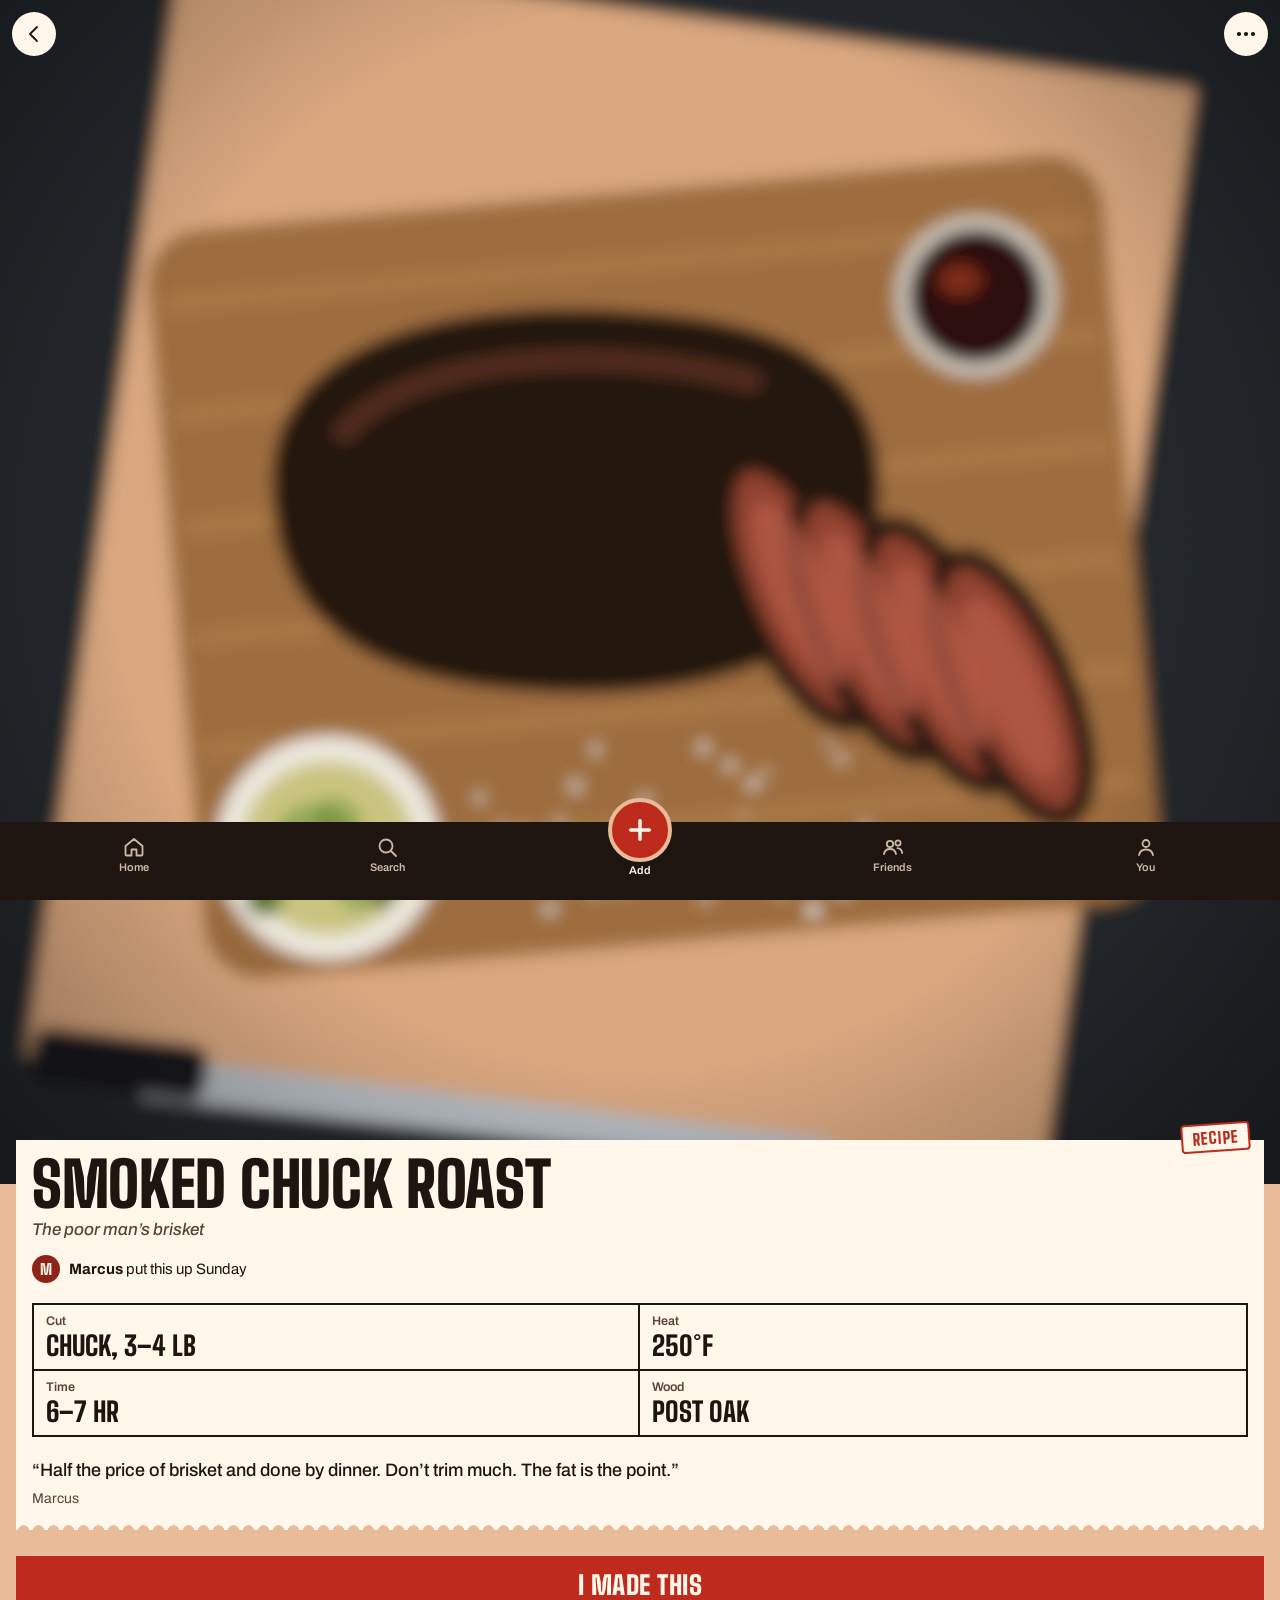
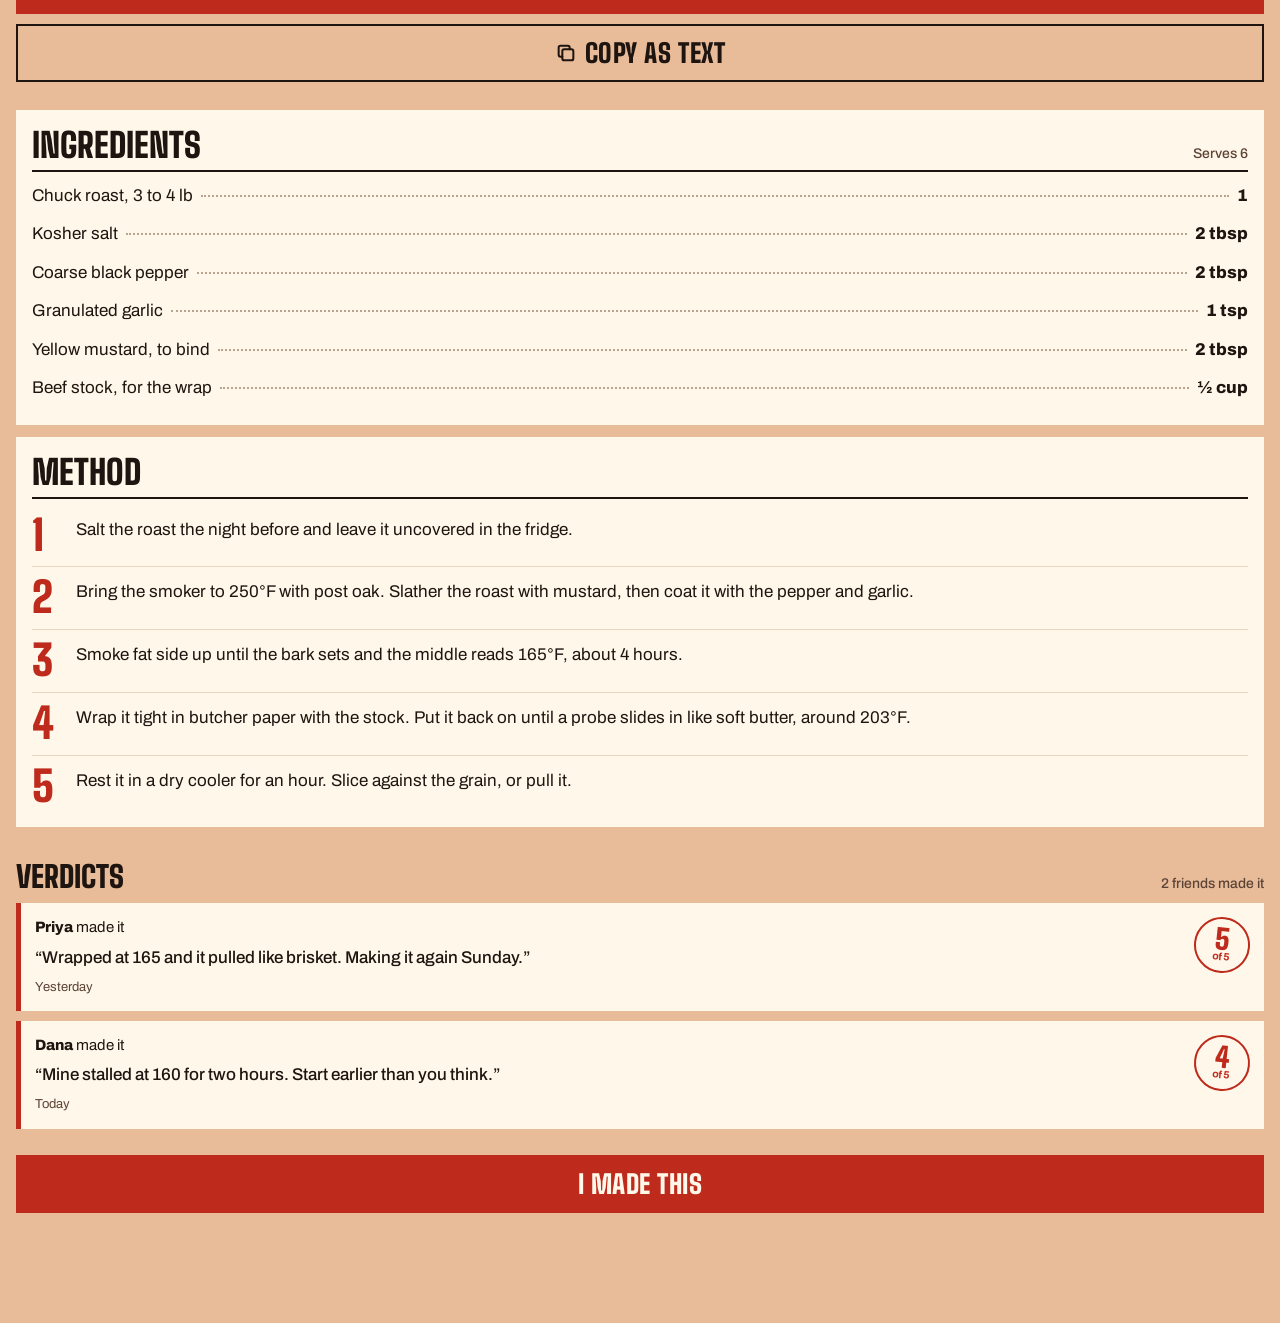
<file: recipe-app/design/directions/b-butcher-paper/detail.html>
<!doctype html>
<html lang="en"><head><meta charset="utf-8"><meta name="viewport" content="width=device-width,initial-scale=1">
<title>Butcher Paper: Recipe</title><link rel="stylesheet" href="../../fonts/fonts.css"><style>
:root{--paper:#E9BC99;--deli:#FFF7E9;--ink:#1E1410;--ink2:#5B4336;--red:#BE2A1B;--mustard:#EBAA1C;
--wood:'Big Shoulders','Arial Narrow',sans-serif;--sans:'Archivo',system-ui,sans-serif}
*{box-sizing:border-box;margin:0;padding:0}
body{background:var(--paper);color:var(--ink);font:400 16px/1.500 var(--sans);-webkit-font-smoothing:antialiased;padding-bottom:110px}
a{color:inherit;text-decoration:none}
img{display:block;width:100%;object-fit:cover}
.top{display:flex;align-items:center;justify-content:space-between;padding:16px 16px 12px}
.mark{font:900 38px/.900 var(--wood);text-transform:uppercase;letter-spacing:.005em;color:var(--red);display:flex;align-items:center;gap:8px}
.avatar{display:inline-grid;place-items:center;width:42px;height:42px;border-radius:50%;background:var(--ink);color:var(--deli);font:800 20px/1 var(--wood);flex:none}
.avatar.s{width:28px;height:28px;font-size:15px}
.avatar.m{background:#8E2317}.avatar.p{background:#9A6A00}.avatar.d{background:#3F5E2A}.avatar.t{background:#4C3A66}.avatar.l{background:#1F5A63}

/* an order ticket: deli paper with a torn bottom edge */
.ticket{display:block;background:var(--deli);position:relative;margin:0 16px}
.ticket::after{content:"";position:absolute;left:0;right:0;bottom:-1px;height:8px;background:radial-gradient(circle at 50% 100%,var(--paper) 5.500px,transparent 6px) 0 0/15px 8px repeat-x}
.ticket img{aspect-ratio:4/3.400}
.ticket .in{padding:18px 16px 24px;position:relative}
.stamp{display:inline-block;font:800 16px/1 var(--wood);text-transform:uppercase;letter-spacing:.05em;color:var(--red);border:2.500px solid var(--red);border-radius:4px;padding:5px 9px 4px;transform:rotate(-4deg);background:var(--deli)}
.ticket .stamp{position:absolute;right:14px;top:-17px}
.ticket h2{font:900 50px/.900 var(--wood);text-transform:uppercase;letter-spacing:-.005em;text-wrap:balance}
.ticket .aka{font:italic 500 17px/1.300 var(--sans);color:var(--ink2);margin-top:8px}
.by{display:flex;gap:9px;align-items:center;margin-top:14px;font-size:15px;line-height:1.300}
.by b{font-weight:700}
.strip{display:grid;grid-template-columns:repeat(3,auto);justify-content:space-between;margin-top:16px;padding-top:12px;border-top:2px solid var(--ink)}
.strip span{font:800 22px/1 var(--wood);text-transform:uppercase;display:flex;align-items:center;gap:6px}
.strip svg{color:var(--red)}

.head{font:900 30px/1 var(--wood);text-transform:uppercase;margin:34px 16px 12px;display:flex;align-items:baseline;justify-content:space-between}
.head small{font:500 14px/1 var(--sans);text-transform:none;color:var(--ink2)}

.pair{display:grid;grid-template-columns:1fr 1fr;gap:12px;margin:0 16px}
.slip{background:var(--deli);display:block}
.slip img,.slip .poster{aspect-ratio:1/.860}
.slip .in{padding:10px 12px 14px}
.slip .k{font:600 12.500px/1 var(--sans);color:var(--red)}
.slip h4{font:800 23px/.960 var(--wood);text-transform:uppercase;margin-top:6px}
.slip .from{font-size:13px;color:var(--ink2);margin-top:6px}
/* no photo: a hand-set type poster */
.poster{display:grid;align-content:center;padding:12px;background:var(--ink);color:var(--mustard);font:900 37px/.860 var(--wood);text-transform:uppercase}
.poster.red{background:var(--red);color:var(--deli)}

/* the menu board: the five kinds as places */
.board{background:var(--ink);color:var(--deli);margin-top:34px;padding:26px 16px 20px}
.board h3{font:900 30px/1 var(--wood);text-transform:uppercase;color:var(--mustard);margin-bottom:8px}
.line{display:grid;grid-template-columns:auto 1fr auto;align-items:baseline;gap:8px;min-height:58px;padding-top:10px;border-bottom:1px solid #4a3a31}
.line:last-child{border-bottom:0}
.line b{font:900 40px/1 var(--wood);text-transform:uppercase}
.line i{border-bottom:3px dotted #7a6657;transform:translateY(-7px)}
.line em{font:900 40px/1 var(--wood);font-style:normal;color:var(--mustard)}
.line p{grid-column:1/-1;font-size:13.500px;color:#cdb9a6;margin:-2px 0 12px}

.verdict{background:var(--deli);margin:0 16px 10px;padding:14px;display:grid;grid-template-columns:1fr 56px;gap:4px 12px;border-left:5px solid var(--red)}
.verdict .what{font-size:15px;line-height:1.350}
.verdict .what b{font-weight:800}
.verdict q{font:500 17px/1.400 var(--sans);quotes:"“" "”";display:block;margin-top:4px}
.verdict .when{font-size:13px;color:var(--ink2);margin-top:4px}
.score{grid-row:1/4;grid-column:2;align-self:start;width:56px;height:56px;border-radius:50%;border:2.500px solid var(--red);color:var(--red);display:grid;place-content:center;justify-items:center;transform:rotate(6deg)}
.score b{font:900 28px/.800 var(--wood)}
.score small{font:700 10.500px/1 var(--sans);margin-top:2px}

.tabs{position:fixed;left:0;right:0;bottom:0;display:grid;grid-template-columns:repeat(5,1fr);align-items:end;background:var(--ink);padding:8px 8px 22px}
.tab{display:grid;justify-items:center;gap:3px;font:600 11px/1 var(--sans);color:#cdb9a6;min-height:48px;align-content:center}
.tab.on{color:var(--mustard)}
.tab.add{color:var(--deli)}
.tab.add b{display:grid;place-items:center;width:64px;height:64px;border-radius:50%;background:var(--red);color:var(--deli);margin-top:-34px;border:4px solid var(--paper)}

/* detail */
.photo{position:relative}
.photo img{aspect-ratio:4/3.700}
.photo .ib{position:absolute;top:12px;display:grid;place-items:center;width:44px;height:44px;border-radius:50%;background:var(--deli);color:var(--ink)}
.photo .ib.l{left:12px}.photo .ib.r{right:12px}
.card{margin-top:-44px}
.card h1{font:900 62px/.860 var(--wood);text-transform:uppercase;letter-spacing:-.005em}
.pit{display:grid;grid-template-columns:1fr 1fr;border:2px solid var(--ink);margin-top:20px}
.pit div{padding:9px 12px 10px}
.pit div:nth-child(odd){border-right:2px solid var(--ink)}
.pit div:nth-child(-n+2){border-bottom:2px solid var(--ink)}
.pit dt{font:600 12.500px/1.200 var(--sans);color:var(--ink2)}
.pit dd{font:800 27px/1 var(--wood);text-transform:uppercase;margin-top:3px}
.headnote{font:500 18px/1.450 var(--sans);margin-top:20px}
.headnote cite{display:block;font:400 14px/1 var(--sans);color:var(--ink2);margin-top:8px;font-style:normal}
.btn{display:flex;align-items:center;justify-content:center;gap:8px;min-height:58px;font:900 26px/1 var(--wood);text-transform:uppercase;letter-spacing:.02em;border:2.500px solid var(--ink);color:var(--ink);background:transparent;margin:10px 16px 0}
.btn.pri{background:var(--red);border-color:var(--red);color:var(--deli);margin-top:26px}
.sheet{background:var(--deli);margin:0 16px;padding:18px 16px 22px}
.sheet + .sheet{margin-top:12px}
.sheet h2{font:900 34px/1 var(--wood);text-transform:uppercase;display:flex;justify-content:space-between;align-items:baseline;padding-bottom:8px;border-bottom:2px solid var(--ink)}
.sheet h2 small{font:500 14px/1 var(--sans);text-transform:none;color:var(--ink2)}
.ing{list-style:none}
.ing li{display:grid;grid-template-columns:auto 1fr auto;gap:8px;align-items:baseline;padding:11px 0 2px;font-size:17px}
.ing i{border-bottom:2px dotted #b9a48f;transform:translateY(-4px)}
.ing b{font-weight:800}
.steps{list-style:none;counter-reset:s;margin-top:6px}
.steps li{counter-increment:s;display:grid;grid-template-columns:34px 1fr;gap:10px;font-size:17px;line-height:1.500;padding:12px 0;border-bottom:1px solid #e6d6c2}
.steps li:last-child{border-bottom:0;padding-bottom:0}
.steps li::before{content:counter(s);font:900 42px/.900 var(--wood);color:var(--red)}
</style></head>
<body>
<div class="photo"><img src="../../standins/chuck.svg" alt="">
  <a class="ib l" href="home.html" aria-label="Back"><svg class="i" width="24" height="24" viewBox="0 0 24 24" fill="none" stroke="currentColor" stroke-width="1.8" stroke-linecap="round" stroke-linejoin="round" aria-hidden="true"><path d="m15 5-7 7 7 7"/></svg></a>
  <a class="ib r" href="#" aria-label="More"><svg class="i" width="24" height="24" viewBox="0 0 24 24" fill="none" stroke="currentColor" stroke-width="1.8" stroke-linecap="round" stroke-linejoin="round" aria-hidden="true"><circle cx="5" cy="12" r="1.200" fill="currentColor"/><circle cx="12" cy="12" r="1.200" fill="currentColor"/><circle cx="19" cy="12" r="1.200" fill="currentColor"/></svg></a></div>
<article class="ticket card">
  <div class="in">
    <span class="stamp">Recipe</span>
    <h1>Smoked chuck roast</h1>
    <p class="aka">The poor man’s brisket</p>
    <p class="by"><span class="avatar s m">M</span><span><b>Marcus</b> put this up Sunday</span></p>
    <dl class="pit"><div><dt>Cut</dt><dd>Chuck, 3–4 lb</dd></div><div><dt>Heat</dt><dd>250°F</dd></div><div><dt>Time</dt><dd>6–7 hr</dd></div><div><dt>Wood</dt><dd>Post oak</dd></div></dl>
    <p class="headnote">“Half the price of brisket and done by dinner. Don’t trim much. The fat is the point.”<cite>Marcus</cite></p>
  </div>
</article>
<a class="btn pri" href="#">I made this</a>
<a class="btn" href="#"><svg class="i" width="22" height="22" viewBox="0 0 24 24" fill="none" stroke="currentColor" stroke-width="2.2" stroke-linecap="round" stroke-linejoin="round" aria-hidden="true"><rect x="8" y="8" width="12" height="12" rx="2"/><path d="M16 8V6a2 2 0 0 0-2-2H6a2 2 0 0 0-2 2v8a2 2 0 0 0 2 2h2"/></svg>Copy as text</a>

<section class="sheet" style="margin-top:28px">
  <h2>Ingredients <small>Serves 6</small></h2>
  <ul class="ing"><li><span>Chuck roast, 3 to 4 lb</span><i></i><b>1</b></li><li><span>Kosher salt</span><i></i><b>2 tbsp</b></li><li><span>Coarse black pepper</span><i></i><b>2 tbsp</b></li><li><span>Granulated garlic</span><i></i><b>1 tsp</b></li><li><span>Yellow mustard, to bind</span><i></i><b>2 tbsp</b></li><li><span>Beef stock, for the wrap</span><i></i><b>½ cup</b></li></ul>
</section>
<section class="sheet">
  <h2>Method</h2>
  <ol class="steps"><li><span>Salt the roast the night before and leave it uncovered in the fridge.</span></li><li><span>Bring the smoker to 250°F with post oak. Slather the roast with mustard, then coat it with the pepper and garlic.</span></li><li><span>Smoke fat side up until the bark sets and the middle reads 165°F, about 4 hours.</span></li><li><span>Wrap it tight in butcher paper with the stock. Put it back on until a probe slides in like soft butter, around 203°F.</span></li><li><span>Rest it in a dry cooler for an hour. Slice against the grain, or pull it.</span></li></ol>
</section>

<h3 class="head">Verdicts <small>2 friends made it</small></h3>
<div class="verdict"><p class="what"><b>Priya</b> made it</p><span class="score" role="img" aria-label="5 out of 5"><b>5</b><small>of 5</small></span><q>Wrapped at 165 and it pulled like brisket. Making it again Sunday.</q><p class="when">Yesterday</p></div><div class="verdict"><p class="what"><b>Dana</b> made it</p><span class="score" role="img" aria-label="4 out of 5"><b>4</b><small>of 5</small></span><q>Mine stalled at 160 for two hours. Start earlier than you think.</q><p class="when">Today</p></div>
<a class="btn pri" href="#">I made this</a>
<nav class="tabs" aria-label="Main">
<a class="tab " href="home.html"><svg class="i" width="24" height="24" viewBox="0 0 24 24" fill="none" stroke="currentColor" stroke-width="1.8" stroke-linecap="round" stroke-linejoin="round" aria-hidden="true"><path d="M3.5 11 12 4l8.5 7v8.5a1 1 0 0 1-1 1h-5v-6h-5v6h-5a1 1 0 0 1-1-1z"/></svg>Home</a>
<a class="tab" href="#"><svg class="i" width="24" height="24" viewBox="0 0 24 24" fill="none" stroke="currentColor" stroke-width="1.8" stroke-linecap="round" stroke-linejoin="round" aria-hidden="true"><circle cx="11" cy="11" r="6.5"/><path d="m16 16 5 5"/></svg>Search</a>
<a class="tab add" href="#"><b><svg class="i" width="32" height="32" viewBox="0 0 24 24" fill="none" stroke="currentColor" stroke-width="2.6" stroke-linecap="round" stroke-linejoin="round" aria-hidden="true"><path d="M12 5v14M5 12h14"/></svg></b>Add</a>
<a class="tab" href="#"><svg class="i" width="24" height="24" viewBox="0 0 24 24" fill="none" stroke="currentColor" stroke-width="1.8" stroke-linecap="round" stroke-linejoin="round" aria-hidden="true"><circle cx="9" cy="9" r="3.2"/><path d="M3 19c.6-3.200 3-5 6-5s5.400 1.800 6 5"/><circle cx="17" cy="8" r="2.600"/><path d="M16.500 13.200c2.600.2 4.200 1.800 4.700 4.800"/></svg>Friends</a>
<a class="tab" href="#"><svg class="i" width="24" height="24" viewBox="0 0 24 24" fill="none" stroke="currentColor" stroke-width="1.8" stroke-linecap="round" stroke-linejoin="round" aria-hidden="true"><circle cx="12" cy="8.500" r="3.500"/><path d="M5 20c.8-3.800 3.600-5.500 7-5.500s6.200 1.700 7 5.500"/></svg>You</a></nav></body></html>
</file>
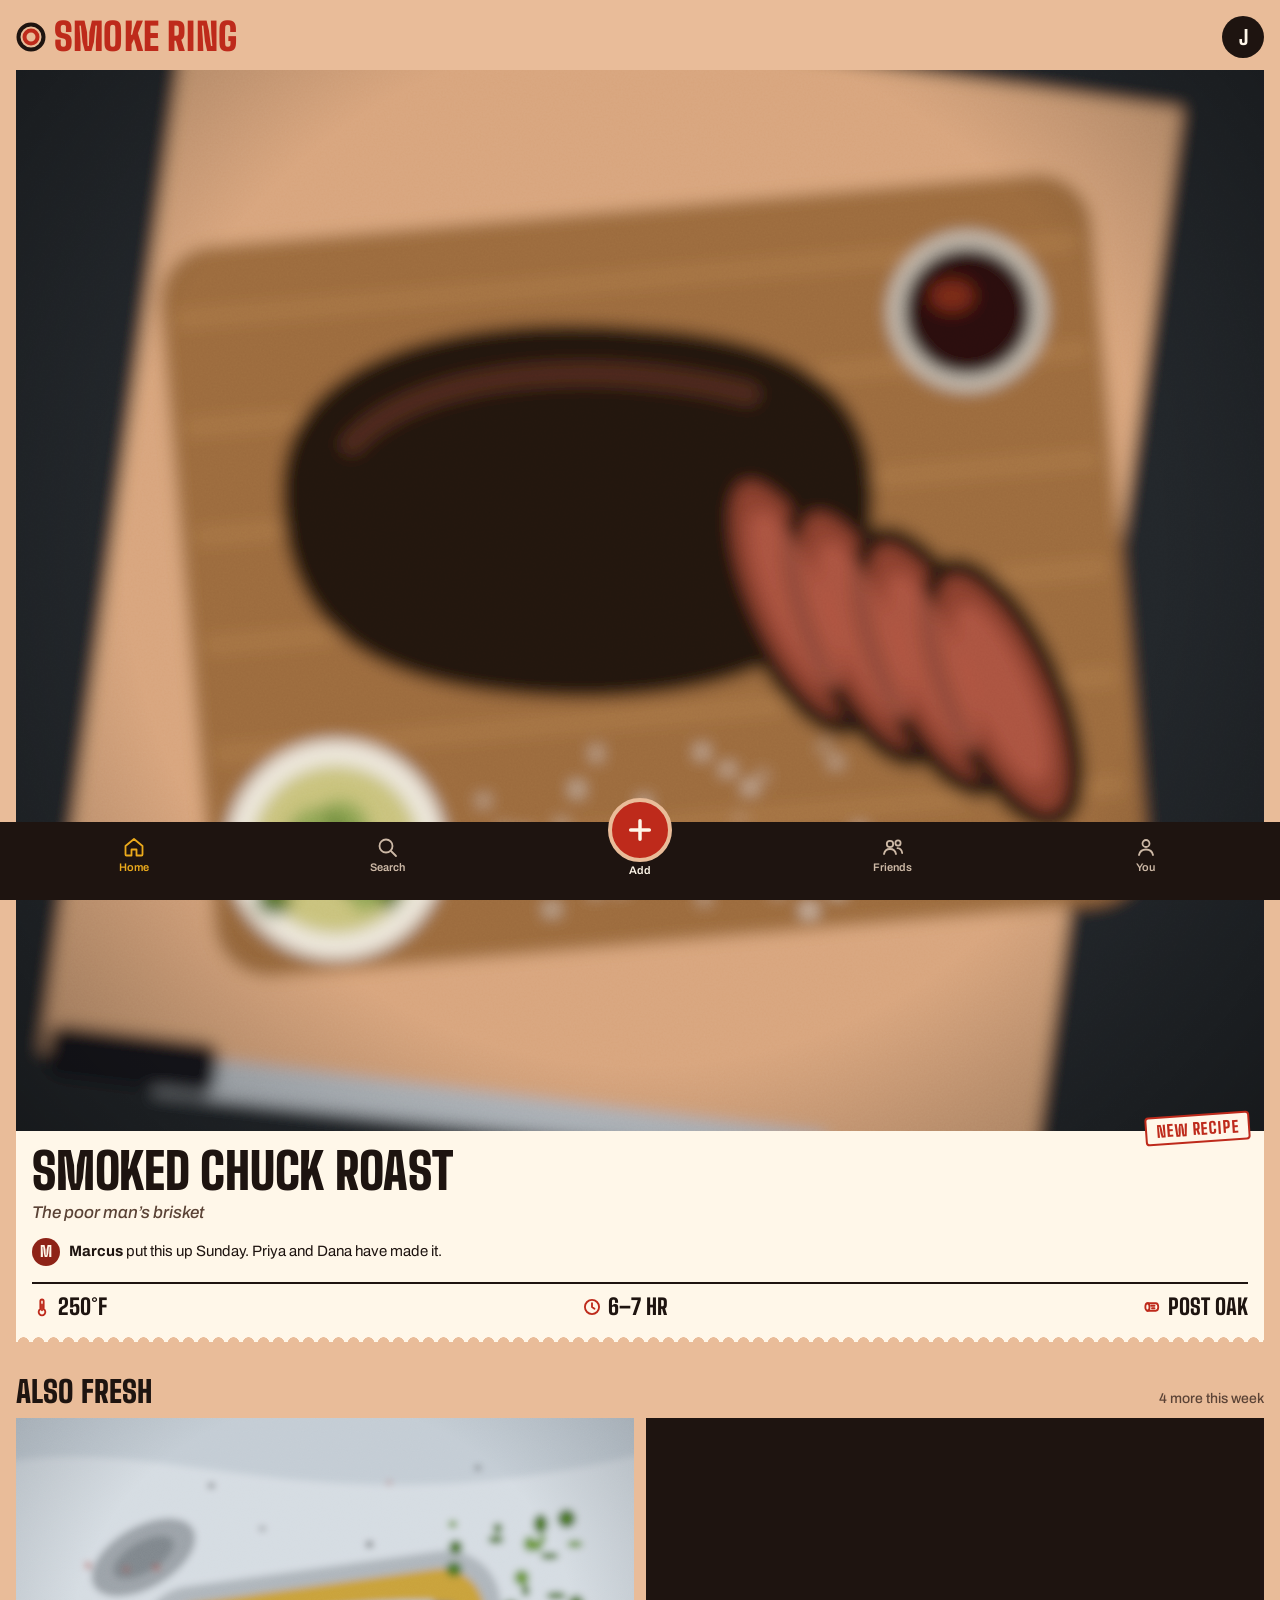
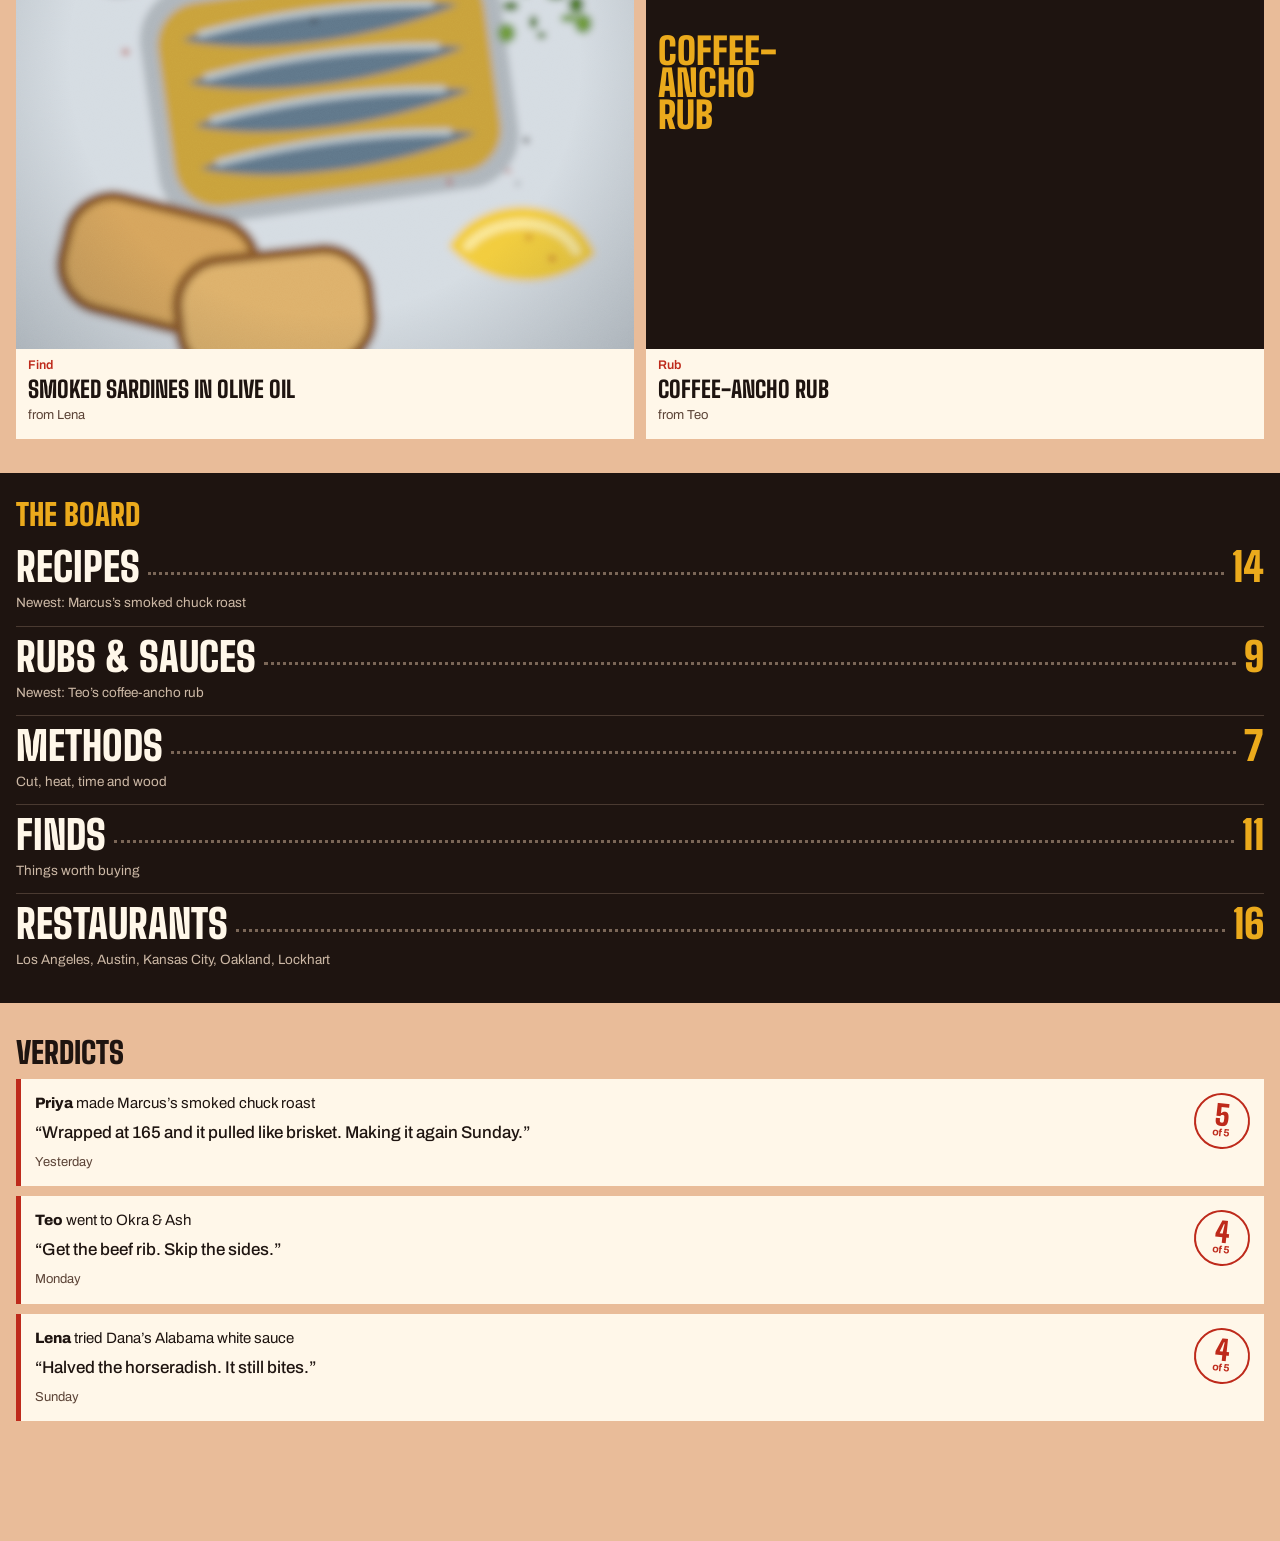
<file: recipe-app/design/directions/b-butcher-paper/home.html>
<!doctype html>
<html lang="en"><head><meta charset="utf-8"><meta name="viewport" content="width=device-width,initial-scale=1">
<title>Butcher Paper: Home</title><link rel="stylesheet" href="../../fonts/fonts.css"><style>
:root{--paper:#E9BC99;--deli:#FFF7E9;--ink:#1E1410;--ink2:#5B4336;--red:#BE2A1B;--mustard:#EBAA1C;
--wood:'Big Shoulders','Arial Narrow',sans-serif;--sans:'Archivo',system-ui,sans-serif}
*{box-sizing:border-box;margin:0;padding:0}
body{background:var(--paper);color:var(--ink);font:400 16px/1.500 var(--sans);-webkit-font-smoothing:antialiased;padding-bottom:110px}
a{color:inherit;text-decoration:none}
img{display:block;width:100%;object-fit:cover}
.top{display:flex;align-items:center;justify-content:space-between;padding:16px 16px 12px}
.mark{font:900 38px/.900 var(--wood);text-transform:uppercase;letter-spacing:.005em;color:var(--red);display:flex;align-items:center;gap:8px}
.avatar{display:inline-grid;place-items:center;width:42px;height:42px;border-radius:50%;background:var(--ink);color:var(--deli);font:800 20px/1 var(--wood);flex:none}
.avatar.s{width:28px;height:28px;font-size:15px}
.avatar.m{background:#8E2317}.avatar.p{background:#9A6A00}.avatar.d{background:#3F5E2A}.avatar.t{background:#4C3A66}.avatar.l{background:#1F5A63}

/* an order ticket: deli paper with a torn bottom edge */
.ticket{display:block;background:var(--deli);position:relative;margin:0 16px}
.ticket::after{content:"";position:absolute;left:0;right:0;bottom:-1px;height:8px;background:radial-gradient(circle at 50% 100%,var(--paper) 5.500px,transparent 6px) 0 0/15px 8px repeat-x}
.ticket img{aspect-ratio:4/3.400}
.ticket .in{padding:18px 16px 24px;position:relative}
.stamp{display:inline-block;font:800 16px/1 var(--wood);text-transform:uppercase;letter-spacing:.05em;color:var(--red);border:2.500px solid var(--red);border-radius:4px;padding:5px 9px 4px;transform:rotate(-4deg);background:var(--deli)}
.ticket .stamp{position:absolute;right:14px;top:-17px}
.ticket h2{font:900 50px/.900 var(--wood);text-transform:uppercase;letter-spacing:-.005em;text-wrap:balance}
.ticket .aka{font:italic 500 17px/1.300 var(--sans);color:var(--ink2);margin-top:8px}
.by{display:flex;gap:9px;align-items:center;margin-top:14px;font-size:15px;line-height:1.300}
.by b{font-weight:700}
.strip{display:grid;grid-template-columns:repeat(3,auto);justify-content:space-between;margin-top:16px;padding-top:12px;border-top:2px solid var(--ink)}
.strip span{font:800 22px/1 var(--wood);text-transform:uppercase;display:flex;align-items:center;gap:6px}
.strip svg{color:var(--red)}

.head{font:900 30px/1 var(--wood);text-transform:uppercase;margin:34px 16px 12px;display:flex;align-items:baseline;justify-content:space-between}
.head small{font:500 14px/1 var(--sans);text-transform:none;color:var(--ink2)}

.pair{display:grid;grid-template-columns:1fr 1fr;gap:12px;margin:0 16px}
.slip{background:var(--deli);display:block}
.slip img,.slip .poster{aspect-ratio:1/.860}
.slip .in{padding:10px 12px 14px}
.slip .k{font:600 12.500px/1 var(--sans);color:var(--red)}
.slip h4{font:800 23px/.960 var(--wood);text-transform:uppercase;margin-top:6px}
.slip .from{font-size:13px;color:var(--ink2);margin-top:6px}
/* no photo: a hand-set type poster */
.poster{display:grid;align-content:center;padding:12px;background:var(--ink);color:var(--mustard);font:900 37px/.860 var(--wood);text-transform:uppercase}
.poster.red{background:var(--red);color:var(--deli)}

/* the menu board: the five kinds as places */
.board{background:var(--ink);color:var(--deli);margin-top:34px;padding:26px 16px 20px}
.board h3{font:900 30px/1 var(--wood);text-transform:uppercase;color:var(--mustard);margin-bottom:8px}
.line{display:grid;grid-template-columns:auto 1fr auto;align-items:baseline;gap:8px;min-height:58px;padding-top:10px;border-bottom:1px solid #4a3a31}
.line:last-child{border-bottom:0}
.line b{font:900 40px/1 var(--wood);text-transform:uppercase}
.line i{border-bottom:3px dotted #7a6657;transform:translateY(-7px)}
.line em{font:900 40px/1 var(--wood);font-style:normal;color:var(--mustard)}
.line p{grid-column:1/-1;font-size:13.500px;color:#cdb9a6;margin:-2px 0 12px}

.verdict{background:var(--deli);margin:0 16px 10px;padding:14px;display:grid;grid-template-columns:1fr 56px;gap:4px 12px;border-left:5px solid var(--red)}
.verdict .what{font-size:15px;line-height:1.350}
.verdict .what b{font-weight:800}
.verdict q{font:500 17px/1.400 var(--sans);quotes:"“" "”";display:block;margin-top:4px}
.verdict .when{font-size:13px;color:var(--ink2);margin-top:4px}
.score{grid-row:1/4;grid-column:2;align-self:start;width:56px;height:56px;border-radius:50%;border:2.500px solid var(--red);color:var(--red);display:grid;place-content:center;justify-items:center;transform:rotate(6deg)}
.score b{font:900 28px/.800 var(--wood)}
.score small{font:700 10.500px/1 var(--sans);margin-top:2px}

.tabs{position:fixed;left:0;right:0;bottom:0;display:grid;grid-template-columns:repeat(5,1fr);align-items:end;background:var(--ink);padding:8px 8px 22px}
.tab{display:grid;justify-items:center;gap:3px;font:600 11px/1 var(--sans);color:#cdb9a6;min-height:48px;align-content:center}
.tab.on{color:var(--mustard)}
.tab.add{color:var(--deli)}
.tab.add b{display:grid;place-items:center;width:64px;height:64px;border-radius:50%;background:var(--red);color:var(--deli);margin-top:-34px;border:4px solid var(--paper)}

/* detail */
.photo{position:relative}
.photo img{aspect-ratio:4/3.700}
.photo .ib{position:absolute;top:12px;display:grid;place-items:center;width:44px;height:44px;border-radius:50%;background:var(--deli);color:var(--ink)}
.photo .ib.l{left:12px}.photo .ib.r{right:12px}
.card{margin-top:-44px}
.card h1{font:900 62px/.860 var(--wood);text-transform:uppercase;letter-spacing:-.005em}
.pit{display:grid;grid-template-columns:1fr 1fr;border:2px solid var(--ink);margin-top:20px}
.pit div{padding:9px 12px 10px}
.pit div:nth-child(odd){border-right:2px solid var(--ink)}
.pit div:nth-child(-n+2){border-bottom:2px solid var(--ink)}
.pit dt{font:600 12.500px/1.200 var(--sans);color:var(--ink2)}
.pit dd{font:800 27px/1 var(--wood);text-transform:uppercase;margin-top:3px}
.headnote{font:500 18px/1.450 var(--sans);margin-top:20px}
.headnote cite{display:block;font:400 14px/1 var(--sans);color:var(--ink2);margin-top:8px;font-style:normal}
.btn{display:flex;align-items:center;justify-content:center;gap:8px;min-height:58px;font:900 26px/1 var(--wood);text-transform:uppercase;letter-spacing:.02em;border:2.500px solid var(--ink);color:var(--ink);background:transparent;margin:10px 16px 0}
.btn.pri{background:var(--red);border-color:var(--red);color:var(--deli);margin-top:26px}
.sheet{background:var(--deli);margin:0 16px;padding:18px 16px 22px}
.sheet + .sheet{margin-top:12px}
.sheet h2{font:900 34px/1 var(--wood);text-transform:uppercase;display:flex;justify-content:space-between;align-items:baseline;padding-bottom:8px;border-bottom:2px solid var(--ink)}
.sheet h2 small{font:500 14px/1 var(--sans);text-transform:none;color:var(--ink2)}
.ing{list-style:none}
.ing li{display:grid;grid-template-columns:auto 1fr auto;gap:8px;align-items:baseline;padding:11px 0 2px;font-size:17px}
.ing i{border-bottom:2px dotted #b9a48f;transform:translateY(-4px)}
.ing b{font-weight:800}
.steps{list-style:none;counter-reset:s;margin-top:6px}
.steps li{counter-increment:s;display:grid;grid-template-columns:34px 1fr;gap:10px;font-size:17px;line-height:1.500;padding:12px 0;border-bottom:1px solid #e6d6c2}
.steps li:last-child{border-bottom:0;padding-bottom:0}
.steps li::before{content:counter(s);font:900 42px/.900 var(--wood);color:var(--red)}
</style></head>
<body>
<header class="top"><a class="mark" href="home.html"><svg width="30" height="30" viewBox="0 0 30 30"><circle cx="15" cy="15" r="12.500" fill="none" stroke="#1E1410" stroke-width="4"/><circle cx="15" cy="15" r="6.500" fill="none" stroke="#BE2A1B" stroke-width="4"/></svg>Smoke Ring</a><a class="avatar" href="#" aria-label="Your profile">J</a></header>

<a class="ticket" href="detail.html">
  <img src="../../standins/chuck.svg" alt="">
  <div class="in">
    <span class="stamp">New recipe</span>
    <h2>Smoked chuck roast</h2>
    <p class="aka">The poor man’s brisket</p>
    <p class="by"><span class="avatar s m">M</span><span><b>Marcus</b> put this up Sunday. Priya and Dana have made it.</span></p>
    <p class="strip"><span><svg class="i" width="20" height="20" viewBox="0 0 24 24" fill="none" stroke="currentColor" stroke-width="2.2" stroke-linecap="round" stroke-linejoin="round" aria-hidden="true"><path d="M10 14.500V5a2 2 0 1 1 4 0v9.500a4 4 0 1 1-4 0z"/><path d="M12 9v7"/></svg>250°F</span><span><svg class="i" width="20" height="20" viewBox="0 0 24 24" fill="none" stroke="currentColor" stroke-width="2.2" stroke-linecap="round" stroke-linejoin="round" aria-hidden="true"><circle cx="12" cy="12" r="8.500"/><path d="M12 7.500V12l3 2"/></svg>6–7 hr</span><span><svg class="i" width="20" height="20" viewBox="0 0 24 24" fill="none" stroke="currentColor" stroke-width="2.2" stroke-linecap="round" stroke-linejoin="round" aria-hidden="true"><ellipse cx="6.500" cy="12" rx="2.500" ry="4.500"/><path d="M6.500 7.500h10c1.700 0 3 2 3 4.500s-1.300 4.500-3 4.500h-10"/><path d="M11 10.500h4M12 13.500h3"/></svg>Post oak</span></p>
  </div>
</a>

<h3 class="head">Also fresh <small>4 more this week</small></h3>
<div class="pair">
  <a class="slip" href="#"><img src="../../standins/sardines.svg" alt=""><div class="in"><p class="k">Find</p><h4>Smoked sardines in olive oil</h4><p class="from">from Lena</p></div></a>
  <a class="slip" href="#"><div class="poster">Coffee-<br>ancho<br>rub</div><div class="in"><p class="k">Rub</p><h4>Coffee-ancho rub</h4><p class="from">from Teo</p></div></a>
</div>

<section class="board">
  <h3>The board</h3>
  <a class="line" href="#"><b>Recipes</b><i></i><em>14</em><p>Newest: Marcus’s smoked chuck roast</p></a>
  <a class="line" href="#"><b>Rubs &amp; sauces</b><i></i><em>9</em><p>Newest: Teo’s coffee-ancho rub</p></a>
  <a class="line" href="#"><b>Methods</b><i></i><em>7</em><p>Cut, heat, time and wood</p></a>
  <a class="line" href="#"><b>Finds</b><i></i><em>11</em><p>Things worth buying</p></a>
  <a class="line" href="#"><b>Restaurants</b><i></i><em>16</em><p>Los Angeles, Austin, Kansas City, Oakland, Lockhart</p></a>
</section>

<h3 class="head">Verdicts</h3>
<div class="verdict"><p class="what"><b>Priya</b> made Marcus’s smoked chuck roast</p><span class="score" role="img" aria-label="5 out of 5"><b>5</b><small>of 5</small></span><q>Wrapped at 165 and it pulled like brisket. Making it again Sunday.</q><p class="when">Yesterday</p></div>
<div class="verdict"><p class="what"><b>Teo</b> went to Okra &amp; Ash</p><span class="score" role="img" aria-label="4 out of 5"><b>4</b><small>of 5</small></span><q>Get the beef rib. Skip the sides.</q><p class="when">Monday</p></div>
<div class="verdict"><p class="what"><b>Lena</b> tried Dana’s Alabama white sauce</p><span class="score" role="img" aria-label="4 out of 5"><b>4</b><small>of 5</small></span><q>Halved the horseradish. It still bites.</q><p class="when">Sunday</p></div>
<nav class="tabs" aria-label="Main">
<a class="tab on" href="home.html"><svg class="i" width="24" height="24" viewBox="0 0 24 24" fill="none" stroke="currentColor" stroke-width="1.8" stroke-linecap="round" stroke-linejoin="round" aria-hidden="true"><path d="M3.5 11 12 4l8.5 7v8.5a1 1 0 0 1-1 1h-5v-6h-5v6h-5a1 1 0 0 1-1-1z"/></svg>Home</a>
<a class="tab" href="#"><svg class="i" width="24" height="24" viewBox="0 0 24 24" fill="none" stroke="currentColor" stroke-width="1.8" stroke-linecap="round" stroke-linejoin="round" aria-hidden="true"><circle cx="11" cy="11" r="6.5"/><path d="m16 16 5 5"/></svg>Search</a>
<a class="tab add" href="#"><b><svg class="i" width="32" height="32" viewBox="0 0 24 24" fill="none" stroke="currentColor" stroke-width="2.6" stroke-linecap="round" stroke-linejoin="round" aria-hidden="true"><path d="M12 5v14M5 12h14"/></svg></b>Add</a>
<a class="tab" href="#"><svg class="i" width="24" height="24" viewBox="0 0 24 24" fill="none" stroke="currentColor" stroke-width="1.8" stroke-linecap="round" stroke-linejoin="round" aria-hidden="true"><circle cx="9" cy="9" r="3.2"/><path d="M3 19c.6-3.200 3-5 6-5s5.400 1.800 6 5"/><circle cx="17" cy="8" r="2.600"/><path d="M16.500 13.200c2.600.2 4.200 1.800 4.700 4.800"/></svg>Friends</a>
<a class="tab" href="#"><svg class="i" width="24" height="24" viewBox="0 0 24 24" fill="none" stroke="currentColor" stroke-width="1.8" stroke-linecap="round" stroke-linejoin="round" aria-hidden="true"><circle cx="12" cy="8.500" r="3.500"/><path d="M5 20c.8-3.800 3.600-5.500 7-5.500s6.200 1.700 7 5.500"/></svg>You</a></nav></body></html>
</file>
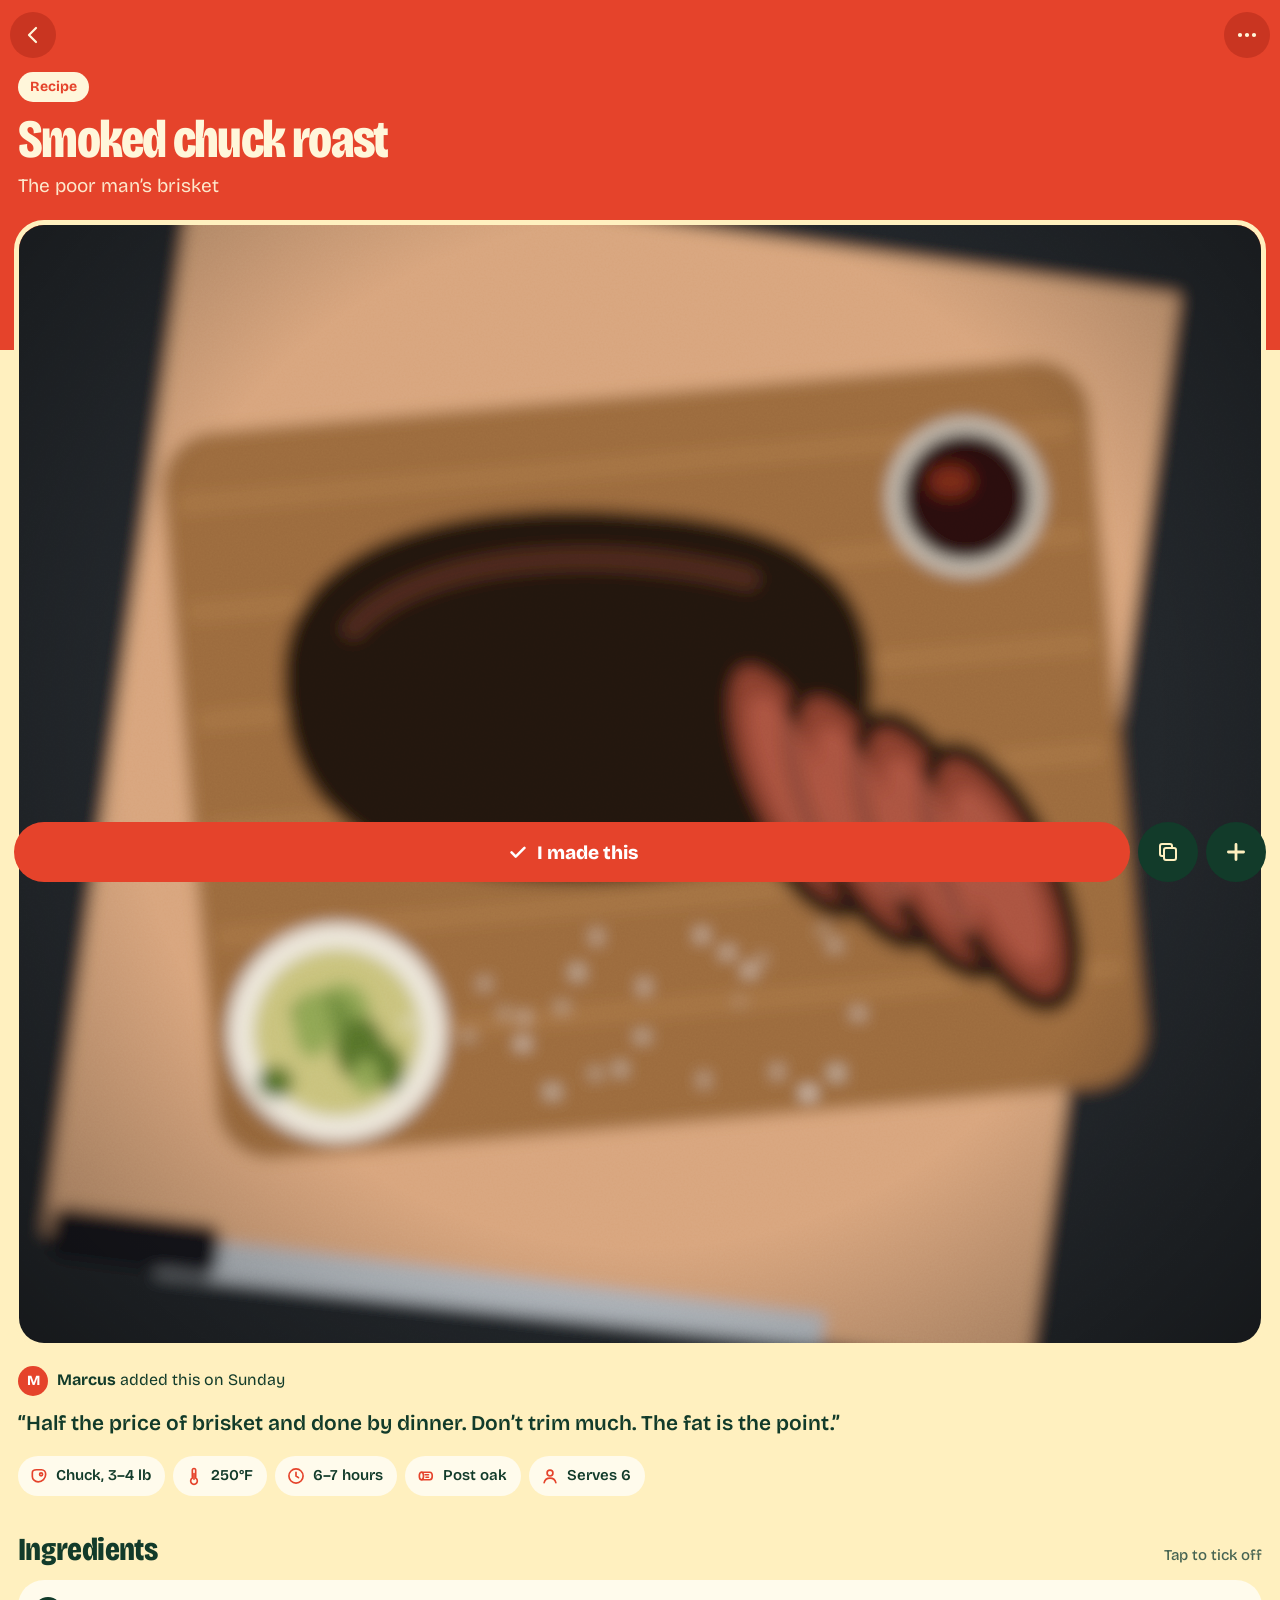
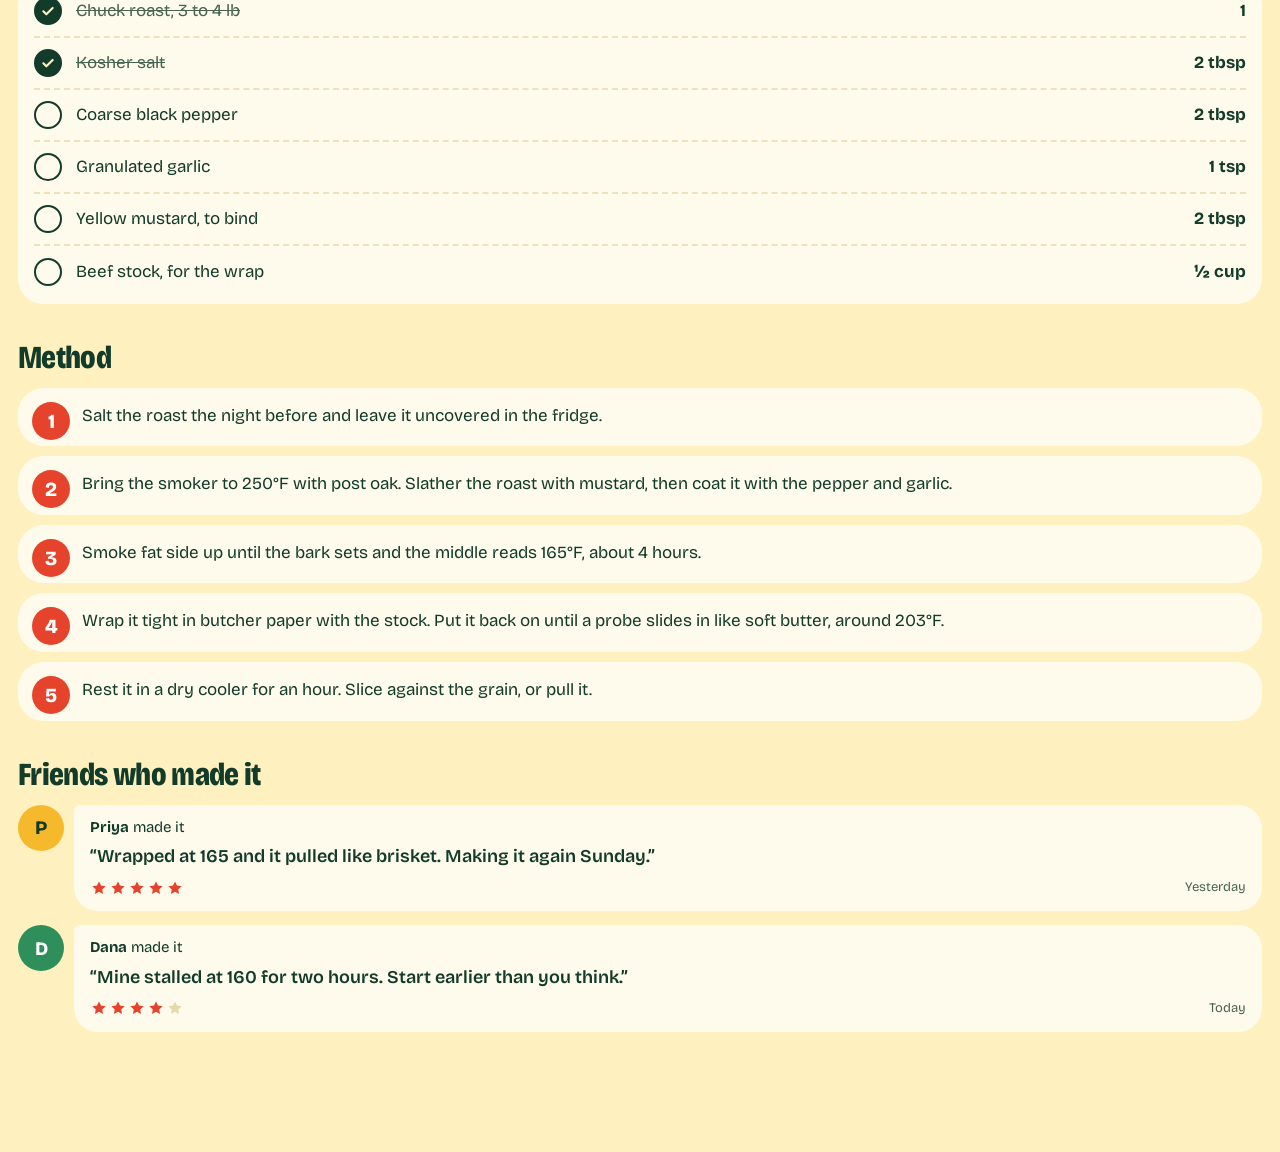
<file: recipe-app/design/directions/c-picnic/detail.html>
<!doctype html>
<html lang="en"><head><meta charset="utf-8"><meta name="viewport" content="width=device-width,initial-scale=1">
<title>Picnic: Recipe</title><link rel="stylesheet" href="../../fonts/fonts.css"><style>
:root{--butter:#FFF0BF;--cream:#FFFBEC;--forest:#123B2A;--forest2:#476452;--tomato:#E5432B;--mustard:#F6B92B;--sky:#A8D3F2;--pink:#F6B4C1;
--f:'Bricolage Grotesque',system-ui,sans-serif}
*{box-sizing:border-box;margin:0;padding:0}
body{background:var(--butter);color:var(--forest);font:400 16px/1.500 var(--f);font-stretch:100%;-webkit-font-smoothing:antialiased;padding-bottom:120px}
a{color:inherit;text-decoration:none}
img{display:block;width:100%;object-fit:cover}
.d1{font-weight:800;font-stretch:80%;letter-spacing:-.02em}
.top{padding:22px 18px 4px;display:grid;grid-template-columns:1fr auto;gap:6px 12px;align-items:start}
.top h1{font:800 46px/.920 var(--f);font-stretch:78%;letter-spacing:-.025em}
.top p{grid-column:1/-1;font-size:17px;line-height:1.350;color:var(--forest2);max-width:30ch}
.top p b{color:var(--forest);font-weight:700}
.avatar{display:inline-grid;place-items:center;width:46px;height:46px;border-radius:50%;background:var(--forest);color:var(--butter);font:800 19px/1 var(--f);flex:none}
.avatar.s{width:30px;height:30px;font-size:14px}
.avatar.m{background:var(--tomato);color:#fff}.avatar.p{background:var(--mustard);color:var(--forest)}.avatar.d{background:#2F8F5B;color:#fff}.avatar.t{background:var(--pink);color:var(--forest)}.avatar.l{background:var(--sky);color:var(--forest)}

/* the five places */
.shelf{display:grid;grid-template-columns:1.150fr 1fr;grid-auto-rows:104px;gap:10px;padding:18px 14px 0}
.tile{border-radius:26px;padding:14px 16px;display:flex;flex-direction:column;justify-content:space-between;position:relative;overflow:hidden;min-height:0}
.tile h3{font:800 25px/.950 var(--f);font-stretch:80%;letter-spacing:-.015em}
.tile b{font:800 15px/1 var(--f);display:flex;gap:6px;align-items:center}
.tile .i{position:absolute;right:12px;bottom:10px;opacity:.9}
.tile.recipes{grid-row:span 2;background:var(--tomato);color:#FFF6DA}
.tile.recipes h3{font-size:36px}
.tile.recipes img{position:absolute;width:168px;height:168px;border-radius:50%;right:-34px;bottom:-30px;border:5px solid #FFF6DA}
.tile.rubs{background:var(--mustard)}
.tile.methods{background:var(--forest);color:var(--butter)}
.tile.finds{background:var(--sky)}
.tile.places{background:var(--pink)}
.tile.places p{font-size:13px;line-height:1.250;max-width:17ch}

.head{font:800 30px/1 var(--f);font-stretch:80%;letter-spacing:-.02em;margin:34px 18px 14px}

.post{display:block;margin:0 14px 14px;background:var(--cream);border-radius:30px;overflow:hidden}
.post .pic{position:relative}
.post img{aspect-ratio:4/3.300}
.pill{display:inline-flex;align-items:center;gap:6px;height:30px;padding:0 12px;border-radius:15px;font:700 14px/1 var(--f)}
.pill.recipe{background:var(--tomato);color:#FFF6DA}.pill.find{background:var(--sky)}.pill.rub{background:var(--mustard)}.pill.method{background:var(--forest);color:var(--butter)}.pill.place{background:var(--pink)}
.post .pic .pill{position:absolute;left:14px;top:14px}
.post .in{padding:16px 18px 18px}
.post h3{font:800 30px/.980 var(--f);font-stretch:80%;letter-spacing:-.02em}
.post .aka{font-size:16px;color:var(--forest2);margin-top:4px}
.who{display:flex;gap:9px;align-items:center;margin-top:14px;font-size:15px;line-height:1.300}
.who b{font-weight:700}
.made{display:flex;align-items:center;gap:8px;margin-top:12px;padding-top:12px;border-top:2px dashed #e6dcb6;font-size:14px;color:var(--forest2)}
.made .avatar{margin-right:-14px;border:2.500px solid var(--cream);width:32px;height:32px}
.made .avatar + span{margin-left:12px}
/* no photo: the label is the picture */
.label{background:var(--mustard);border-radius:30px;margin:0 14px 14px;padding:18px;display:block;position:relative;overflow:hidden;min-height:210px}
.label .big{font:800 58px/.860 var(--f);font-stretch:76%;letter-spacing:-.03em;margin-top:16px;max-width:7ch}
.label .who{margin-top:18px;position:relative;z-index:1}
.label .jar{position:absolute;right:-30px;top:-22px;color:var(--forest);opacity:.16}
.duo{display:grid;grid-template-columns:1fr 1fr;gap:10px;margin:0 14px}
.mini{background:var(--cream);border-radius:26px;overflow:hidden;display:block}
.mini img{aspect-ratio:1/.900}
.mini .in{padding:12px 14px 16px}
.mini h4{font:800 21px/1 var(--f);font-stretch:80%;letter-spacing:-.01em;margin-top:9px}
.mini .from{font-size:13.500px;color:var(--forest2);margin-top:5px}
.mini .pill{height:26px;font-size:12.500px;padding:0 10px}

.say{display:grid;grid-template-columns:46px 1fr;gap:10px;margin:0 14px 12px;align-items:start}
.bubble{background:var(--cream);border-radius:6px 24px 24px 24px;padding:13px 16px 14px}
.bubble .what{font-size:15px;line-height:1.300}
.bubble .what b{font-weight:700}
.bubble q{display:block;font:600 18px/1.320 var(--f);quotes:"“" "”";margin-top:8px}
.bubble .meta{display:flex;justify-content:space-between;align-items:center;margin-top:9px;font-size:13px;color:var(--forest2)}
.stars{display:inline-flex;gap:1px}
.stars .on{fill:var(--tomato)}.stars .off{fill:#e4d9ae}

.dock{position:fixed;left:50%;bottom:18px;transform:translateX(-50%);display:flex;align-items:center;gap:2px;background:var(--forest);border-radius:36px;padding:7px 8px}
.dock a{display:grid;place-items:center;width:54px;height:54px;border-radius:50%;color:#cfe0c8}
.dock a.on{color:var(--butter);background:#245540}
.dock a.add{width:auto;padding:0 20px 0 14px;display:flex;gap:6px;background:var(--tomato);color:#fff;font:800 18px/1 var(--f);height:58px;border-radius:29px;margin:0 4px}

/* detail */
.cap{background:var(--tomato);color:#FFF6DA;padding:12px 18px 150px}
.cap nav{display:flex;justify-content:space-between;margin:0 -8px 14px}
.ib{display:grid;place-items:center;width:46px;height:46px;border-radius:50%;background:#c93521;color:#FFF6DA}
.cap .pill{background:#FFF6DA;color:var(--tomato)}
.cap h1{font:800 54px/.880 var(--f);font-stretch:76%;letter-spacing:-.03em;margin-top:14px}
.cap .aka{font-size:19px;margin-top:8px;opacity:.92}
.heroimg{margin:-130px 14px 0;border-radius:30px;overflow:hidden;border:5px solid var(--butter)}
.heroimg img{aspect-ratio:4/3.600}
.body{padding:0 18px}
.body .who{margin-top:18px;font-size:16px}
.headnote{font:600 21px/1.320 var(--f);margin-top:14px}
.chips{display:flex;flex-wrap:wrap;gap:8px;margin-top:18px}
.chip{display:inline-flex;align-items:center;gap:7px;height:40px;padding:0 14px 0 11px;border-radius:20px;background:var(--cream);font:600 15px/1 var(--f)}
.chip svg{color:var(--tomato)}
.body h2{font:800 32px/1 var(--f);font-stretch:80%;letter-spacing:-.02em;margin-top:38px;display:flex;justify-content:space-between;align-items:baseline}
.body h2 small{font:500 15px/1 var(--f);font-stretch:100%;letter-spacing:0;color:var(--forest2)}
.ing{list-style:none;margin-top:14px;background:var(--cream);border-radius:26px;padding:6px 16px}
.ing li{display:grid;grid-template-columns:30px 1fr auto;gap:12px;align-items:center;min-height:52px;border-bottom:2px dashed #ece2bd;font-size:17px}
.ing li:last-child{border-bottom:0}
.ing .box{width:28px;height:28px;border-radius:50%;border:2.500px solid var(--forest);display:grid;place-items:center}
.ing li.done .box{background:var(--forest);color:var(--butter)}
.ing li.done span:nth-child(2){text-decoration:line-through;color:var(--forest2)}
.ing b{font-weight:700}
.steps{list-style:none;counter-reset:s;margin-top:14px}
.steps li{counter-increment:s;background:var(--cream);border-radius:26px;padding:16px 18px 18px 64px;position:relative;font-size:17px;line-height:1.450;margin-bottom:10px}
.steps li::before{content:counter(s);position:absolute;left:14px;top:14px;width:38px;height:38px;border-radius:50%;background:var(--tomato);color:#fff;font:800 20px/38px var(--f);text-align:center}
.body .say{margin:14px 0 0}
.stick{position:fixed;left:14px;right:14px;bottom:18px;display:grid;grid-template-columns:1fr 60px 60px;gap:8px}
.stick a{height:60px;border-radius:30px;display:flex;align-items:center;justify-content:center;gap:8px;font:800 19px/1 var(--f)}
.stick .pri{background:var(--tomato);color:#fff}
.stick .sec{background:var(--forest);color:var(--butter)}
</style></head>
<body>
<header class="cap">
  <nav><a class="ib" href="home.html" aria-label="Back"><svg class="i" width="24" height="24" viewBox="0 0 24 24" fill="none" stroke="currentColor" stroke-width="2.2" stroke-linecap="round" stroke-linejoin="round" aria-hidden="true"><path d="m15 5-7 7 7 7"/></svg></a><a class="ib" href="#" aria-label="More"><svg class="i" width="24" height="24" viewBox="0 0 24 24" fill="none" stroke="currentColor" stroke-width="1.8" stroke-linecap="round" stroke-linejoin="round" aria-hidden="true"><circle cx="5" cy="12" r="1.200" fill="currentColor"/><circle cx="12" cy="12" r="1.200" fill="currentColor"/><circle cx="19" cy="12" r="1.200" fill="currentColor"/></svg></a></nav>
  <span class="pill">Recipe</span>
  <h1>Smoked chuck roast</h1>
  <p class="aka">The poor man’s brisket</p>
</header>
<div class="heroimg"><img src="../../standins/chuck.svg" alt=""></div>
<article class="body">
  <p class="who"><span class="avatar s m">M</span><span><b>Marcus</b> added this on Sunday</span></p>
  <p class="headnote">“Half the price of brisket and done by dinner. Don’t trim much. The fat is the point.”</p>
  <div class="chips"><span class="chip"><svg class="i" width="20" height="20" viewBox="0 0 24 24" fill="none" stroke="currentColor" stroke-width="2" stroke-linecap="round" stroke-linejoin="round" aria-hidden="true"><path d="M4 8c0-2 2-3.500 5-3.500h6c3 0 5 2.500 5 5.500 0 5-4 9-9 9-4 0-7-3-7-6.500z"/><circle cx="14.500" cy="10" r="1.800"/></svg>Chuck, 3–4 lb</span><span class="chip"><svg class="i" width="20" height="20" viewBox="0 0 24 24" fill="none" stroke="currentColor" stroke-width="2" stroke-linecap="round" stroke-linejoin="round" aria-hidden="true"><path d="M10 14.500V5a2 2 0 1 1 4 0v9.500a4 4 0 1 1-4 0z"/><path d="M12 9v7"/></svg>250°F</span><span class="chip"><svg class="i" width="20" height="20" viewBox="0 0 24 24" fill="none" stroke="currentColor" stroke-width="2" stroke-linecap="round" stroke-linejoin="round" aria-hidden="true"><circle cx="12" cy="12" r="8.500"/><path d="M12 7.500V12l3 2"/></svg>6–7 hours</span><span class="chip"><svg class="i" width="20" height="20" viewBox="0 0 24 24" fill="none" stroke="currentColor" stroke-width="2" stroke-linecap="round" stroke-linejoin="round" aria-hidden="true"><ellipse cx="6.500" cy="12" rx="2.500" ry="4.500"/><path d="M6.500 7.500h10c1.700 0 3 2 3 4.500s-1.300 4.500-3 4.500h-10"/><path d="M11 10.500h4M12 13.500h3"/></svg>Post oak</span><span class="chip"><svg class="i" width="20" height="20" viewBox="0 0 24 24" fill="none" stroke="currentColor" stroke-width="2" stroke-linecap="round" stroke-linejoin="round" aria-hidden="true"><circle cx="12" cy="8.500" r="3.500"/><path d="M5 20c.8-3.800 3.600-5.500 7-5.500s6.200 1.700 7 5.500"/></svg>Serves 6</span></div>

  <h2>Ingredients <small>Tap to tick off</small></h2>
  <ul class="ing"><li class="done"><span class="box"><svg class="i" width="16" height="16" viewBox="0 0 24 24" fill="none" stroke="currentColor" stroke-width="3.2" stroke-linecap="round" stroke-linejoin="round" aria-hidden="true"><path d="m5 12.500 4.500 4.500L19 7.500"/></svg></span><span>Chuck roast, 3 to 4 lb</span><b>1</b></li><li class="done"><span class="box"><svg class="i" width="16" height="16" viewBox="0 0 24 24" fill="none" stroke="currentColor" stroke-width="3.2" stroke-linecap="round" stroke-linejoin="round" aria-hidden="true"><path d="m5 12.500 4.500 4.500L19 7.500"/></svg></span><span>Kosher salt</span><b>2 tbsp</b></li><li class=""><span class="box"></span><span>Coarse black pepper</span><b>2 tbsp</b></li><li class=""><span class="box"></span><span>Granulated garlic</span><b>1 tsp</b></li><li class=""><span class="box"></span><span>Yellow mustard, to bind</span><b>2 tbsp</b></li><li class=""><span class="box"></span><span>Beef stock, for the wrap</span><b>½ cup</b></li></ul>

  <h2>Method</h2>
  <ol class="steps"><li>Salt the roast the night before and leave it uncovered in the fridge.</li><li>Bring the smoker to 250°F with post oak. Slather the roast with mustard, then coat it with the pepper and garlic.</li><li>Smoke fat side up until the bark sets and the middle reads 165°F, about 4 hours.</li><li>Wrap it tight in butcher paper with the stock. Put it back on until a probe slides in like soft butter, around 203°F.</li><li>Rest it in a dry cooler for an hour. Slice against the grain, or pull it.</li></ol>

  <h2>Friends who made it</h2>
  <div class="say"><span class="avatar p">P</span><div class="bubble"><p class="what"><b>Priya</b> made it</p><q>Wrapped at 165 and it pulled like brisket. Making it again Sunday.</q><p class="meta"><span class="stars" role="img" aria-label="5 out of 5"><svg width="18" height="18" viewBox="0 0 24 24" class="on"><path d="M12 3.200l2.700 5.600 6.100.8-4.500 4.300 1.100 6.100L12 17.100 6.600 20l1.100-6.100L3.200 9.600l6.100-.8z"/></svg><svg width="18" height="18" viewBox="0 0 24 24" class="on"><path d="M12 3.200l2.700 5.600 6.100.8-4.500 4.300 1.100 6.100L12 17.100 6.600 20l1.100-6.100L3.200 9.600l6.100-.8z"/></svg><svg width="18" height="18" viewBox="0 0 24 24" class="on"><path d="M12 3.200l2.700 5.600 6.100.8-4.500 4.300 1.100 6.100L12 17.100 6.600 20l1.100-6.100L3.200 9.600l6.100-.8z"/></svg><svg width="18" height="18" viewBox="0 0 24 24" class="on"><path d="M12 3.200l2.700 5.600 6.100.8-4.500 4.300 1.100 6.100L12 17.100 6.600 20l1.100-6.100L3.200 9.600l6.100-.8z"/></svg><svg width="18" height="18" viewBox="0 0 24 24" class="on"><path d="M12 3.200l2.700 5.600 6.100.8-4.500 4.300 1.100 6.100L12 17.100 6.600 20l1.100-6.100L3.200 9.600l6.100-.8z"/></svg></span><span>Yesterday</span></p></div></div><div class="say"><span class="avatar d">D</span><div class="bubble"><p class="what"><b>Dana</b> made it</p><q>Mine stalled at 160 for two hours. Start earlier than you think.</q><p class="meta"><span class="stars" role="img" aria-label="4 out of 5"><svg width="18" height="18" viewBox="0 0 24 24" class="on"><path d="M12 3.200l2.700 5.600 6.100.8-4.500 4.300 1.100 6.100L12 17.100 6.600 20l1.100-6.100L3.200 9.600l6.100-.8z"/></svg><svg width="18" height="18" viewBox="0 0 24 24" class="on"><path d="M12 3.200l2.700 5.600 6.100.8-4.500 4.300 1.100 6.100L12 17.100 6.600 20l1.100-6.100L3.200 9.600l6.100-.8z"/></svg><svg width="18" height="18" viewBox="0 0 24 24" class="on"><path d="M12 3.200l2.700 5.600 6.100.8-4.500 4.300 1.100 6.100L12 17.100 6.600 20l1.100-6.100L3.200 9.600l6.100-.8z"/></svg><svg width="18" height="18" viewBox="0 0 24 24" class="on"><path d="M12 3.200l2.700 5.600 6.100.8-4.500 4.300 1.100 6.100L12 17.100 6.600 20l1.100-6.100L3.200 9.600l6.100-.8z"/></svg><svg width="18" height="18" viewBox="0 0 24 24" class="off"><path d="M12 3.200l2.700 5.600 6.100.8-4.500 4.300 1.100 6.100L12 17.100 6.600 20l1.100-6.100L3.200 9.600l6.100-.8z"/></svg></span><span>Today</span></p></div></div>
</article>
<div class="stick"><a class="pri" href="#"><svg class="i" width="22" height="22" viewBox="0 0 24 24" fill="none" stroke="currentColor" stroke-width="2.8" stroke-linecap="round" stroke-linejoin="round" aria-hidden="true"><path d="m5 12.500 4.500 4.500L19 7.500"/></svg>I made this</a><a class="sec" href="#" aria-label="Copy recipe as text"><svg class="i" width="24" height="24" viewBox="0 0 24 24" fill="none" stroke="currentColor" stroke-width="2" stroke-linecap="round" stroke-linejoin="round" aria-hidden="true"><rect x="8" y="8" width="12" height="12" rx="2"/><path d="M16 8V6a2 2 0 0 0-2-2H6a2 2 0 0 0-2 2v8a2 2 0 0 0 2 2h2"/></svg></a><a class="sec" href="#" aria-label="Add something"><svg class="i" width="26" height="26" viewBox="0 0 24 24" fill="none" stroke="currentColor" stroke-width="2.6" stroke-linecap="round" stroke-linejoin="round" aria-hidden="true"><path d="M12 5v14M5 12h14"/></svg></a></div></body></html>
</file>
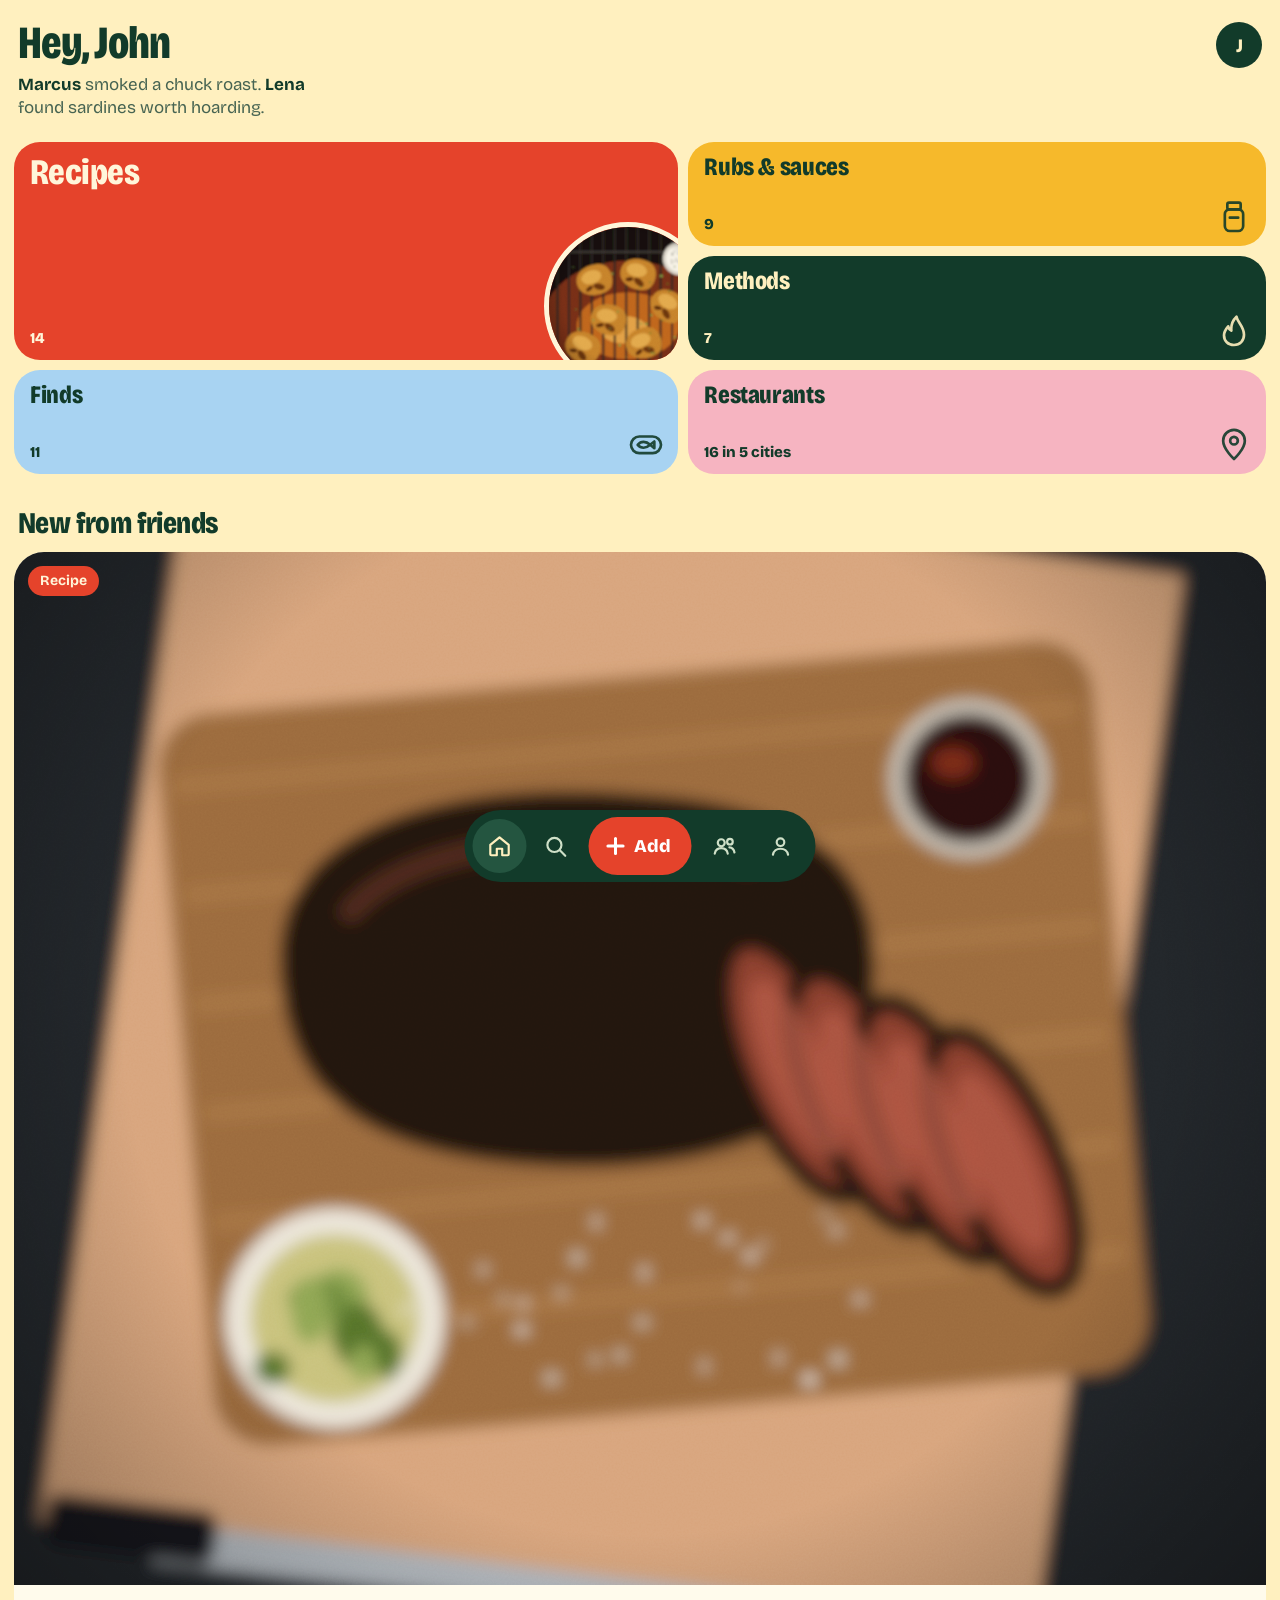
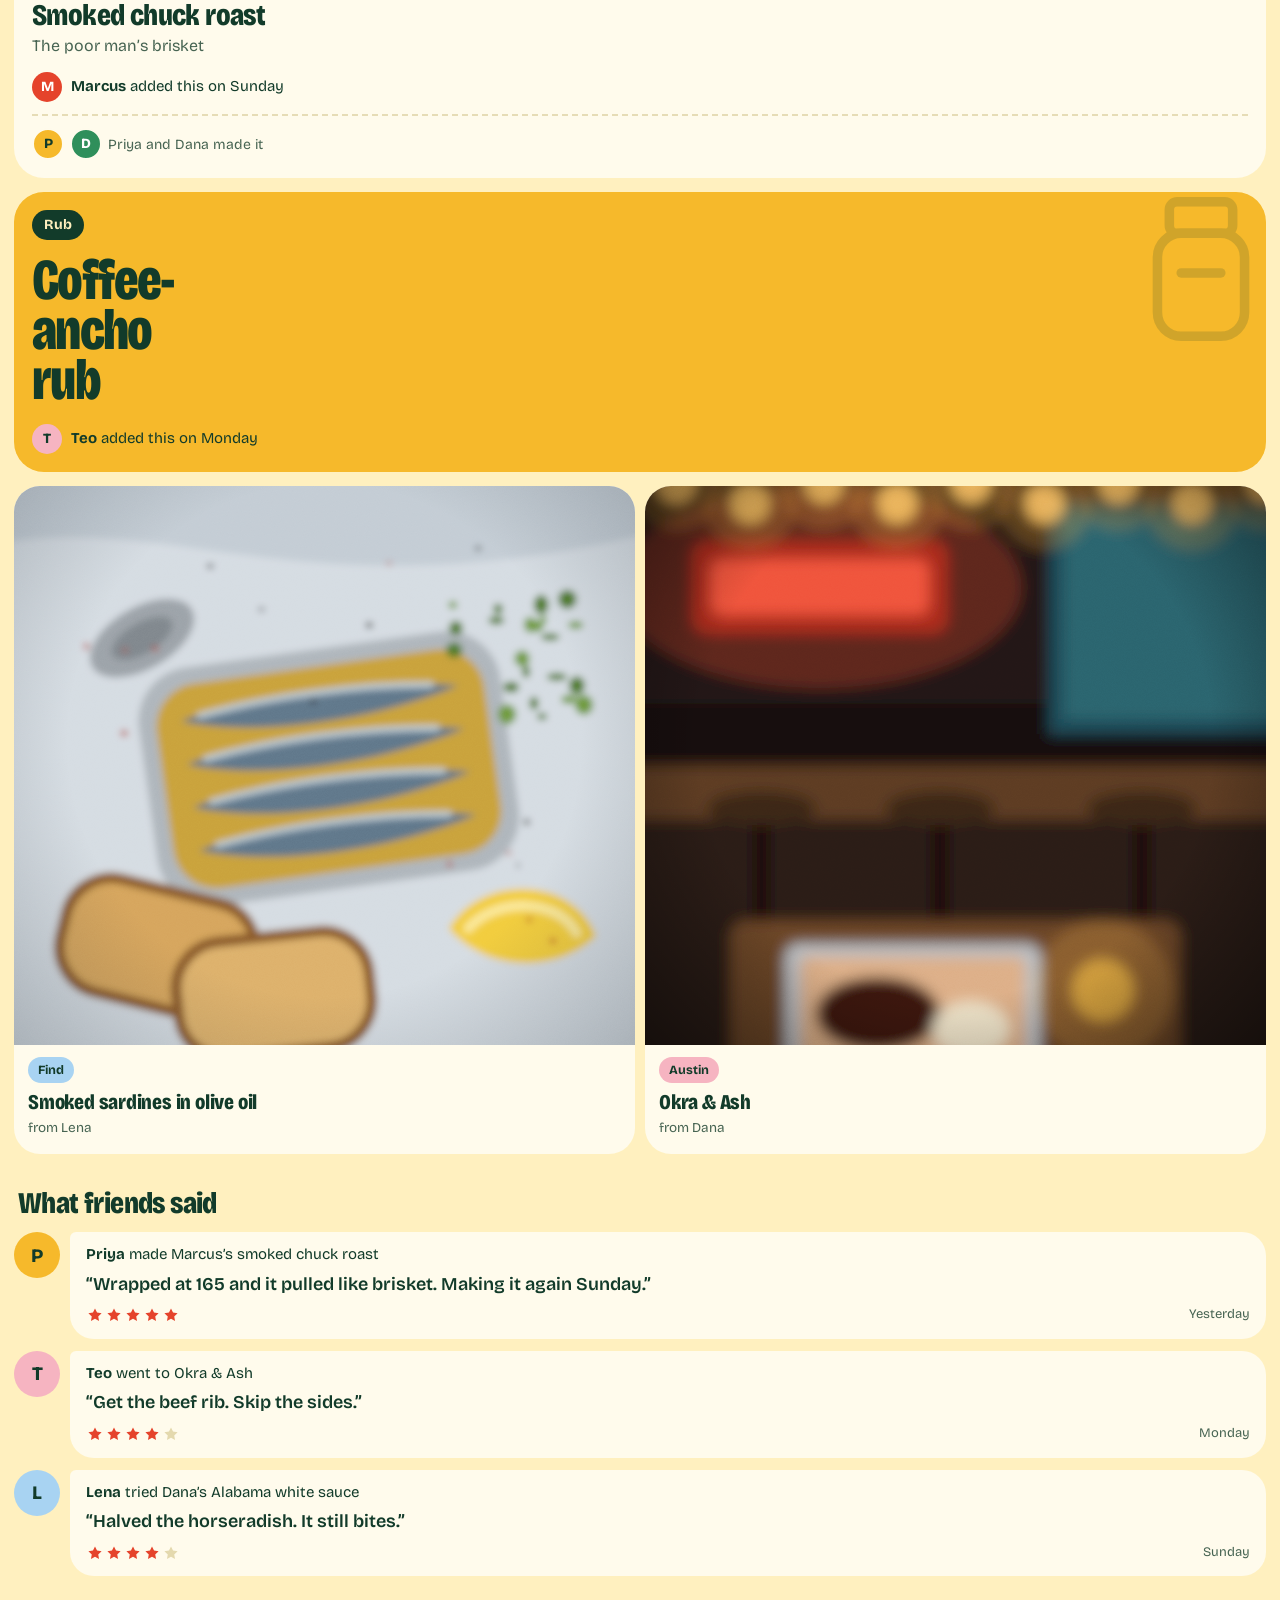
<file: recipe-app/design/directions/c-picnic/home.html>
<!doctype html>
<html lang="en"><head><meta charset="utf-8"><meta name="viewport" content="width=device-width,initial-scale=1">
<title>Picnic: Home</title><link rel="stylesheet" href="../../fonts/fonts.css"><style>
:root{--butter:#FFF0BF;--cream:#FFFBEC;--forest:#123B2A;--forest2:#476452;--tomato:#E5432B;--mustard:#F6B92B;--sky:#A8D3F2;--pink:#F6B4C1;
--f:'Bricolage Grotesque',system-ui,sans-serif}
*{box-sizing:border-box;margin:0;padding:0}
body{background:var(--butter);color:var(--forest);font:400 16px/1.500 var(--f);font-stretch:100%;-webkit-font-smoothing:antialiased;padding-bottom:120px}
a{color:inherit;text-decoration:none}
img{display:block;width:100%;object-fit:cover}
.d1{font-weight:800;font-stretch:80%;letter-spacing:-.02em}
.top{padding:22px 18px 4px;display:grid;grid-template-columns:1fr auto;gap:6px 12px;align-items:start}
.top h1{font:800 46px/.920 var(--f);font-stretch:78%;letter-spacing:-.025em}
.top p{grid-column:1/-1;font-size:17px;line-height:1.350;color:var(--forest2);max-width:30ch}
.top p b{color:var(--forest);font-weight:700}
.avatar{display:inline-grid;place-items:center;width:46px;height:46px;border-radius:50%;background:var(--forest);color:var(--butter);font:800 19px/1 var(--f);flex:none}
.avatar.s{width:30px;height:30px;font-size:14px}
.avatar.m{background:var(--tomato);color:#fff}.avatar.p{background:var(--mustard);color:var(--forest)}.avatar.d{background:#2F8F5B;color:#fff}.avatar.t{background:var(--pink);color:var(--forest)}.avatar.l{background:var(--sky);color:var(--forest)}

/* the five places */
.shelf{display:grid;grid-template-columns:1.150fr 1fr;grid-auto-rows:104px;gap:10px;padding:18px 14px 0}
.tile{border-radius:26px;padding:14px 16px;display:flex;flex-direction:column;justify-content:space-between;position:relative;overflow:hidden;min-height:0}
.tile h3{font:800 25px/.950 var(--f);font-stretch:80%;letter-spacing:-.015em}
.tile b{font:800 15px/1 var(--f);display:flex;gap:6px;align-items:center}
.tile .i{position:absolute;right:12px;bottom:10px;opacity:.9}
.tile.recipes{grid-row:span 2;background:var(--tomato);color:#FFF6DA}
.tile.recipes h3{font-size:36px}
.tile.recipes img{position:absolute;width:168px;height:168px;border-radius:50%;right:-34px;bottom:-30px;border:5px solid #FFF6DA}
.tile.rubs{background:var(--mustard)}
.tile.methods{background:var(--forest);color:var(--butter)}
.tile.finds{background:var(--sky)}
.tile.places{background:var(--pink)}
.tile.places p{font-size:13px;line-height:1.250;max-width:17ch}

.head{font:800 30px/1 var(--f);font-stretch:80%;letter-spacing:-.02em;margin:34px 18px 14px}

.post{display:block;margin:0 14px 14px;background:var(--cream);border-radius:30px;overflow:hidden}
.post .pic{position:relative}
.post img{aspect-ratio:4/3.300}
.pill{display:inline-flex;align-items:center;gap:6px;height:30px;padding:0 12px;border-radius:15px;font:700 14px/1 var(--f)}
.pill.recipe{background:var(--tomato);color:#FFF6DA}.pill.find{background:var(--sky)}.pill.rub{background:var(--mustard)}.pill.method{background:var(--forest);color:var(--butter)}.pill.place{background:var(--pink)}
.post .pic .pill{position:absolute;left:14px;top:14px}
.post .in{padding:16px 18px 18px}
.post h3{font:800 30px/.980 var(--f);font-stretch:80%;letter-spacing:-.02em}
.post .aka{font-size:16px;color:var(--forest2);margin-top:4px}
.who{display:flex;gap:9px;align-items:center;margin-top:14px;font-size:15px;line-height:1.300}
.who b{font-weight:700}
.made{display:flex;align-items:center;gap:8px;margin-top:12px;padding-top:12px;border-top:2px dashed #e6dcb6;font-size:14px;color:var(--forest2)}
.made .avatar{margin-right:-14px;border:2.500px solid var(--cream);width:32px;height:32px}
.made .avatar + span{margin-left:12px}
/* no photo: the label is the picture */
.label{background:var(--mustard);border-radius:30px;margin:0 14px 14px;padding:18px;display:block;position:relative;overflow:hidden;min-height:210px}
.label .big{font:800 58px/.860 var(--f);font-stretch:76%;letter-spacing:-.03em;margin-top:16px;max-width:7ch}
.label .who{margin-top:18px;position:relative;z-index:1}
.label .jar{position:absolute;right:-30px;top:-22px;color:var(--forest);opacity:.16}
.duo{display:grid;grid-template-columns:1fr 1fr;gap:10px;margin:0 14px}
.mini{background:var(--cream);border-radius:26px;overflow:hidden;display:block}
.mini img{aspect-ratio:1/.900}
.mini .in{padding:12px 14px 16px}
.mini h4{font:800 21px/1 var(--f);font-stretch:80%;letter-spacing:-.01em;margin-top:9px}
.mini .from{font-size:13.500px;color:var(--forest2);margin-top:5px}
.mini .pill{height:26px;font-size:12.500px;padding:0 10px}

.say{display:grid;grid-template-columns:46px 1fr;gap:10px;margin:0 14px 12px;align-items:start}
.bubble{background:var(--cream);border-radius:6px 24px 24px 24px;padding:13px 16px 14px}
.bubble .what{font-size:15px;line-height:1.300}
.bubble .what b{font-weight:700}
.bubble q{display:block;font:600 18px/1.320 var(--f);quotes:"“" "”";margin-top:8px}
.bubble .meta{display:flex;justify-content:space-between;align-items:center;margin-top:9px;font-size:13px;color:var(--forest2)}
.stars{display:inline-flex;gap:1px}
.stars .on{fill:var(--tomato)}.stars .off{fill:#e4d9ae}

.dock{position:fixed;left:50%;bottom:18px;transform:translateX(-50%);display:flex;align-items:center;gap:2px;background:var(--forest);border-radius:36px;padding:7px 8px}
.dock a{display:grid;place-items:center;width:54px;height:54px;border-radius:50%;color:#cfe0c8}
.dock a.on{color:var(--butter);background:#245540}
.dock a.add{width:auto;padding:0 20px 0 14px;display:flex;gap:6px;background:var(--tomato);color:#fff;font:800 18px/1 var(--f);height:58px;border-radius:29px;margin:0 4px}

/* detail */
.cap{background:var(--tomato);color:#FFF6DA;padding:12px 18px 150px}
.cap nav{display:flex;justify-content:space-between;margin:0 -8px 14px}
.ib{display:grid;place-items:center;width:46px;height:46px;border-radius:50%;background:#c93521;color:#FFF6DA}
.cap .pill{background:#FFF6DA;color:var(--tomato)}
.cap h1{font:800 54px/.880 var(--f);font-stretch:76%;letter-spacing:-.03em;margin-top:14px}
.cap .aka{font-size:19px;margin-top:8px;opacity:.92}
.heroimg{margin:-130px 14px 0;border-radius:30px;overflow:hidden;border:5px solid var(--butter)}
.heroimg img{aspect-ratio:4/3.600}
.body{padding:0 18px}
.body .who{margin-top:18px;font-size:16px}
.headnote{font:600 21px/1.320 var(--f);margin-top:14px}
.chips{display:flex;flex-wrap:wrap;gap:8px;margin-top:18px}
.chip{display:inline-flex;align-items:center;gap:7px;height:40px;padding:0 14px 0 11px;border-radius:20px;background:var(--cream);font:600 15px/1 var(--f)}
.chip svg{color:var(--tomato)}
.body h2{font:800 32px/1 var(--f);font-stretch:80%;letter-spacing:-.02em;margin-top:38px;display:flex;justify-content:space-between;align-items:baseline}
.body h2 small{font:500 15px/1 var(--f);font-stretch:100%;letter-spacing:0;color:var(--forest2)}
.ing{list-style:none;margin-top:14px;background:var(--cream);border-radius:26px;padding:6px 16px}
.ing li{display:grid;grid-template-columns:30px 1fr auto;gap:12px;align-items:center;min-height:52px;border-bottom:2px dashed #ece2bd;font-size:17px}
.ing li:last-child{border-bottom:0}
.ing .box{width:28px;height:28px;border-radius:50%;border:2.500px solid var(--forest);display:grid;place-items:center}
.ing li.done .box{background:var(--forest);color:var(--butter)}
.ing li.done span:nth-child(2){text-decoration:line-through;color:var(--forest2)}
.ing b{font-weight:700}
.steps{list-style:none;counter-reset:s;margin-top:14px}
.steps li{counter-increment:s;background:var(--cream);border-radius:26px;padding:16px 18px 18px 64px;position:relative;font-size:17px;line-height:1.450;margin-bottom:10px}
.steps li::before{content:counter(s);position:absolute;left:14px;top:14px;width:38px;height:38px;border-radius:50%;background:var(--tomato);color:#fff;font:800 20px/38px var(--f);text-align:center}
.body .say{margin:14px 0 0}
.stick{position:fixed;left:14px;right:14px;bottom:18px;display:grid;grid-template-columns:1fr 60px 60px;gap:8px}
.stick a{height:60px;border-radius:30px;display:flex;align-items:center;justify-content:center;gap:8px;font:800 19px/1 var(--f)}
.stick .pri{background:var(--tomato);color:#fff}
.stick .sec{background:var(--forest);color:var(--butter)}
</style></head>
<body>
<header class="top"><h1>Hey, John</h1><a class="avatar" href="#" aria-label="Your profile">J</a>
<p><b>Marcus</b> smoked a chuck roast. <b>Lena</b> found sardines worth hoarding.</p></header>

<nav class="shelf" aria-label="Places">
  <a class="tile recipes" href="#"><h3>Recipes</h3><b>14</b><img src="../../standins/thighs.svg" alt=""></a>
  <a class="tile rubs" href="#"><h3>Rubs &amp; sauces</h3><b>9</b><svg class="i" width="40" height="40" viewBox="0 0 24 24" fill="none" stroke="currentColor" stroke-width="1.6" stroke-linecap="round" stroke-linejoin="round" aria-hidden="true"><rect x="6.500" y="8" width="11" height="13" rx="3"/><rect x="8" y="4" width="8" height="4" rx="1"/><path d="M9.500 13h5"/></svg></a>
  <a class="tile methods" href="#"><h3>Methods</h3><b>7</b><svg class="i" width="40" height="40" viewBox="0 0 24 24" fill="none" stroke="currentColor" stroke-width="1.6" stroke-linecap="round" stroke-linejoin="round" aria-hidden="true"><path d="M12 21c-3.600 0-6-2.500-6-5.800 0-2.300 1.200-3.900 2.500-5.400.3 1.300.9 2.100 1.900 2.600-.3-3.300.9-6.300 3.100-8.400.5 3.400 4.500 5.700 4.500 10.900 0 3.500-2.400 6.100-6 6.100z"/></svg></a>
  <a class="tile finds" href="#"><h3>Finds</h3><b>11</b><svg class="i" width="40" height="40" viewBox="0 0 24 24" fill="none" stroke="currentColor" stroke-width="1.6" stroke-linecap="round" stroke-linejoin="round" aria-hidden="true"><rect x="3" y="7.500" width="18" height="10" rx="5"/><path d="M7 12.500c2-2.300 5-2.300 7.500 0-2.500 2.300-5.500 2.300-7.500 0zM14.500 12.500l2.500-2v4z"/></svg></a>
  <a class="tile places" href="#"><h3>Restaurants</h3><b>16 in 5 cities</b><svg class="i" width="40" height="40" viewBox="0 0 24 24" fill="none" stroke="currentColor" stroke-width="1.6" stroke-linecap="round" stroke-linejoin="round" aria-hidden="true"><path d="M12 21s-6.500-6-6.500-11a6.500 6.500 0 0 1 13 0c0 5-6.500 11-6.500 11z"/><circle cx="12" cy="10" r="2.300"/></svg></a>
</nav>

<h2 class="head">New from friends</h2>
<a class="post" href="detail.html">
  <div class="pic"><img src="../../standins/chuck.svg" alt=""><span class="pill recipe">Recipe</span></div>
  <div class="in"><h3>Smoked chuck roast</h3><p class="aka">The poor man’s brisket</p>
  <p class="who"><span class="avatar s m">M</span><span><b>Marcus</b> added this on Sunday</span></p>
  <p class="made"><span class="avatar s p">P</span><span class="avatar s d">D</span><span>Priya and Dana made it</span></p></div>
</a>
<a class="label" href="#">
  <span class="pill method" style="background:var(--forest);color:var(--butter)">Rub</span>
  <p class="big">Coffee-ancho rub</p>
  <p class="who"><span class="avatar s t">T</span><span><b>Teo</b> added this on Monday</span></p>
  <span class="jar"><svg class="i" width="190" height="190" viewBox="0 0 24 24" fill="none" stroke="currentColor" stroke-width="1.2" stroke-linecap="round" stroke-linejoin="round" aria-hidden="true"><rect x="6.500" y="8" width="11" height="13" rx="3"/><rect x="8" y="4" width="8" height="4" rx="1"/><path d="M9.500 13h5"/></svg></span>
</a>
<div class="duo">
  <a class="mini" href="#"><img src="../../standins/sardines.svg" alt=""><div class="in"><span class="pill find">Find</span><h4>Smoked sardines in olive oil</h4><p class="from">from Lena</p></div></a>
  <a class="mini" href="#"><img src="../../standins/restaurant.svg" alt=""><div class="in"><span class="pill place">Austin</span><h4>Okra &amp; Ash</h4><p class="from">from Dana</p></div></a>
</div>

<h2 class="head">What friends said</h2>
<div class="say"><span class="avatar p">P</span><div class="bubble"><p class="what"><b>Priya</b> made Marcus’s smoked chuck roast</p><q>Wrapped at 165 and it pulled like brisket. Making it again Sunday.</q><p class="meta"><span class="stars" role="img" aria-label="5 out of 5"><svg width="18" height="18" viewBox="0 0 24 24" class="on"><path d="M12 3.200l2.700 5.600 6.100.8-4.500 4.300 1.100 6.100L12 17.100 6.600 20l1.100-6.100L3.200 9.600l6.100-.8z"/></svg><svg width="18" height="18" viewBox="0 0 24 24" class="on"><path d="M12 3.200l2.700 5.600 6.100.8-4.500 4.300 1.100 6.100L12 17.100 6.600 20l1.100-6.100L3.200 9.600l6.100-.8z"/></svg><svg width="18" height="18" viewBox="0 0 24 24" class="on"><path d="M12 3.200l2.700 5.600 6.100.8-4.500 4.300 1.100 6.100L12 17.100 6.600 20l1.100-6.100L3.200 9.600l6.100-.8z"/></svg><svg width="18" height="18" viewBox="0 0 24 24" class="on"><path d="M12 3.200l2.700 5.600 6.100.8-4.500 4.300 1.100 6.100L12 17.100 6.600 20l1.100-6.100L3.200 9.600l6.100-.8z"/></svg><svg width="18" height="18" viewBox="0 0 24 24" class="on"><path d="M12 3.200l2.700 5.600 6.100.8-4.500 4.300 1.100 6.100L12 17.100 6.600 20l1.100-6.100L3.200 9.600l6.100-.8z"/></svg></span><span>Yesterday</span></p></div></div>
<div class="say"><span class="avatar t">T</span><div class="bubble"><p class="what"><b>Teo</b> went to Okra &amp; Ash</p><q>Get the beef rib. Skip the sides.</q><p class="meta"><span class="stars" role="img" aria-label="4 out of 5"><svg width="18" height="18" viewBox="0 0 24 24" class="on"><path d="M12 3.200l2.700 5.600 6.100.8-4.500 4.300 1.100 6.100L12 17.100 6.600 20l1.100-6.100L3.200 9.600l6.100-.8z"/></svg><svg width="18" height="18" viewBox="0 0 24 24" class="on"><path d="M12 3.200l2.700 5.600 6.100.8-4.500 4.300 1.100 6.100L12 17.100 6.600 20l1.100-6.100L3.200 9.600l6.100-.8z"/></svg><svg width="18" height="18" viewBox="0 0 24 24" class="on"><path d="M12 3.200l2.700 5.600 6.100.8-4.500 4.300 1.100 6.100L12 17.100 6.600 20l1.100-6.100L3.200 9.600l6.100-.8z"/></svg><svg width="18" height="18" viewBox="0 0 24 24" class="on"><path d="M12 3.200l2.700 5.600 6.100.8-4.500 4.300 1.100 6.100L12 17.100 6.600 20l1.100-6.100L3.200 9.600l6.100-.8z"/></svg><svg width="18" height="18" viewBox="0 0 24 24" class="off"><path d="M12 3.200l2.700 5.600 6.100.8-4.500 4.300 1.100 6.100L12 17.100 6.600 20l1.100-6.100L3.200 9.600l6.100-.8z"/></svg></span><span>Monday</span></p></div></div>
<div class="say"><span class="avatar l">L</span><div class="bubble"><p class="what"><b>Lena</b> tried Dana’s Alabama white sauce</p><q>Halved the horseradish. It still bites.</q><p class="meta"><span class="stars" role="img" aria-label="4 out of 5"><svg width="18" height="18" viewBox="0 0 24 24" class="on"><path d="M12 3.200l2.700 5.600 6.100.8-4.500 4.300 1.100 6.100L12 17.100 6.600 20l1.100-6.100L3.200 9.600l6.100-.8z"/></svg><svg width="18" height="18" viewBox="0 0 24 24" class="on"><path d="M12 3.200l2.700 5.600 6.100.8-4.500 4.300 1.100 6.100L12 17.100 6.600 20l1.100-6.100L3.200 9.600l6.100-.8z"/></svg><svg width="18" height="18" viewBox="0 0 24 24" class="on"><path d="M12 3.200l2.700 5.600 6.100.8-4.500 4.300 1.100 6.100L12 17.100 6.600 20l1.100-6.100L3.200 9.600l6.100-.8z"/></svg><svg width="18" height="18" viewBox="0 0 24 24" class="on"><path d="M12 3.200l2.700 5.600 6.100.8-4.500 4.300 1.100 6.100L12 17.100 6.600 20l1.100-6.100L3.200 9.600l6.100-.8z"/></svg><svg width="18" height="18" viewBox="0 0 24 24" class="off"><path d="M12 3.200l2.700 5.600 6.100.8-4.500 4.300 1.100 6.100L12 17.100 6.600 20l1.100-6.100L3.200 9.600l6.100-.8z"/></svg></span><span>Sunday</span></p></div></div>
<nav class="dock" aria-label="Main">
<a class="on" href="home.html" aria-label="Home"><svg class="i" width="26" height="26" viewBox="0 0 24 24" fill="none" stroke="currentColor" stroke-width="2" stroke-linecap="round" stroke-linejoin="round" aria-hidden="true"><path d="M3.5 11 12 4l8.5 7v8.5a1 1 0 0 1-1 1h-5v-6h-5v6h-5a1 1 0 0 1-1-1z"/></svg></a>
<a href="#" aria-label="Search"><svg class="i" width="26" height="26" viewBox="0 0 24 24" fill="none" stroke="currentColor" stroke-width="2" stroke-linecap="round" stroke-linejoin="round" aria-hidden="true"><circle cx="11" cy="11" r="6.5"/><path d="m16 16 5 5"/></svg></a>
<a class="add" href="#"><svg class="i" width="26" height="26" viewBox="0 0 24 24" fill="none" stroke="currentColor" stroke-width="2.8" stroke-linecap="round" stroke-linejoin="round" aria-hidden="true"><path d="M12 5v14M5 12h14"/></svg>Add</a>
<a href="#" aria-label="Friends"><svg class="i" width="26" height="26" viewBox="0 0 24 24" fill="none" stroke="currentColor" stroke-width="2" stroke-linecap="round" stroke-linejoin="round" aria-hidden="true"><circle cx="9" cy="9" r="3.2"/><path d="M3 19c.6-3.200 3-5 6-5s5.400 1.800 6 5"/><circle cx="17" cy="8" r="2.600"/><path d="M16.500 13.200c2.600.2 4.200 1.800 4.700 4.800"/></svg></a>
<a href="#" aria-label="You"><svg class="i" width="26" height="26" viewBox="0 0 24 24" fill="none" stroke="currentColor" stroke-width="2" stroke-linecap="round" stroke-linejoin="round" aria-hidden="true"><circle cx="12" cy="8.500" r="3.500"/><path d="M5 20c.8-3.800 3.600-5.500 7-5.500s6.200 1.700 7 5.500"/></svg></a></nav></body></html>
</file>
<file: recipe-app/css/app.css>
/* The Smoke Ring — design system and app styles (direction: Butcher Paper).
   Tokens first, then base, components, and screens. */

@font-face{font-family:'Big Shoulders';font-style:normal;font-weight:100 900;font-display:swap;src:url(../assets/fonts/bigshoulders-normal.woff2) format('woff2')}
@font-face{font-family:'Archivo';font-style:normal;font-weight:100 900;font-stretch:62% 125%;font-display:swap;src:url(../assets/fonts/archivo-normal.woff2) format('woff2')}
@font-face{font-family:'Archivo';font-style:italic;font-weight:100 900;font-stretch:62% 125%;font-display:swap;src:url(../assets/fonts/archivo-italic.woff2) format('woff2')}

/* ---------- tokens ---------- */
:root{
  /* colour: butcher paper, deli paper, char, sauce, mustard */
  --paper:#E9BC99; --paper-2:#DCA680; --card:#FFF7E9; --ink:#1E1410; --ink-2:#5B4336;
  --rule:#E6D6C2; --dots:#B9A48F;
  --red:#BE2A1B; --red-ink:#BE2A1B; --on-red:#FFF7E9; --mustard:#EBAA1C;
  --board:#1E1410; --on-board:#FFF7E9; --on-board-2:#CDB9A6; --board-rule:#4A3A31;
  --focus:#1E1410; --scrim:rgba(30,20,16,.55);
  /* type */
  --wood:'Big Shoulders','Arial Narrow',sans-serif; --sans:'Archivo',system-ui,sans-serif;
  --t-mega:900 62px/.86 var(--wood); --t-xl:900 50px/.9 var(--wood); --t-l:900 34px/1 var(--wood);
  --t-m:800 26px/.96 var(--wood); --t-s:800 22px/1 var(--wood);
  --t-read:400 17px/1.5 var(--sans); --t-body:400 16px/1.5 var(--sans); --t-small:400 14px/1.4 var(--sans); --t-micro:600 13px/1.2 var(--sans);
  /* space (4px base) */
  --s1:4px; --s2:8px; --s3:12px; --s4:16px; --s5:24px; --s6:32px; --s7:48px;
  /* radius: paper is square; only stamps and people are round */
  --r-paper:0px; --r-stamp:4px; --r-round:999px;
  --tap:48px; --col:520px;
  color-scheme:light;
}
:root[data-theme="dark"]{
  --paper:#17100D; --paper-2:#0E0907; --card:#2A1E18; --ink:#F6E6D3; --ink-2:#CBB5A1;
  --rule:#3F2F26; --dots:#6A5648;
  --red:#C7331F; --red-ink:#F27A63; --on-red:#FFF7E9; --mustard:#EBAA1C;
  --board:#0B0705; --on-board:#F6E6D3; --on-board-2:#BFA994; --board-rule:#33261F;
  --focus:#EBAA1C; --scrim:rgba(0,0,0,.6);
  color-scheme:dark;
}
@media (prefers-color-scheme:dark){
  :root:not([data-theme="light"]){
    --paper:#17100D; --paper-2:#0E0907; --card:#2A1E18; --ink:#F6E6D3; --ink-2:#CBB5A1;
    --rule:#3F2F26; --dots:#6A5648;
    --red:#C7331F; --red-ink:#F27A63; --on-red:#FFF7E9; --mustard:#EBAA1C;
    --board:#0B0705; --on-board:#F6E6D3; --on-board-2:#BFA994; --board-rule:#33261F;
    --focus:#EBAA1C; --scrim:rgba(0,0,0,.6);
    color-scheme:dark;
  }
}

/* ---------- base ---------- */
*{box-sizing:border-box;margin:0;padding:0}
[hidden]{display:none!important}
html{-webkit-text-size-adjust:100%;background:var(--paper-2)}
body{background:var(--paper);color:var(--ink);font:var(--t-body);-webkit-font-smoothing:antialiased;max-width:var(--col);margin:0 auto;min-height:100dvh;overflow-x:hidden}
a{color:inherit;text-decoration:none}
img{display:block;width:100%;object-fit:cover;background:var(--paper-2)}
button,input,textarea,select{font:inherit;color:inherit}
button{background:none;border:0;cursor:pointer}
:focus{outline:none}
:focus-visible{outline:3px solid var(--focus);outline-offset:3px}
.board :focus-visible,.tabs :focus-visible,.poster:focus-visible{outline-color:var(--mustard)}
.vh{position:absolute;width:1px;height:1px;overflow:hidden;clip-path:inset(50%);white-space:nowrap}
main{padding-bottom:calc(118px + env(safe-area-inset-bottom));min-height:100dvh}
main.bare{padding-bottom:calc(112px + env(safe-area-inset-bottom))}
.i{flex:none}

/* ---------- people ---------- */
.avatar{display:inline-grid;place-items:center;width:42px;height:42px;border-radius:var(--r-round);background:var(--c,#1E1410);color:#FFF7E9;font:800 20px/1 var(--wood);flex:none;text-transform:uppercase}
.avatar.s{width:28px;height:28px;font-size:15px}
.avatar.xs{width:20px;height:20px;font-size:11.5px}
.avatar.l{width:84px;height:84px;font-size:44px}
.person{display:inline-flex;align-items:center;gap:var(--s2);font-weight:700;min-height:var(--tap);padding-right:var(--s2)}
.by{display:flex;gap:9px;align-items:center;font-size:15px;line-height:1.3}
.by b{font-weight:700}

/* ---------- stamps and ratings ---------- */
.stamp{display:inline-block;font:800 16px/1 var(--wood);text-transform:uppercase;letter-spacing:.05em;color:var(--red-ink);border:2.5px solid var(--red-ink);border-radius:var(--r-stamp);padding:5px 9px 4px;transform:rotate(-4deg);background:var(--card)}
.score{width:56px;height:56px;border-radius:var(--r-round);border:2.5px solid var(--red-ink);color:var(--red-ink);display:grid;place-content:center;justify-items:center;transform:rotate(6deg);flex:none}
.score b{font:900 28px/.8 var(--wood)}
.score small{font:700 10.5px/1 var(--sans);margin-top:2px}
.rate{display:flex;justify-content:space-between;gap:var(--s2);border:0}
.rate label{position:relative;flex:1;max-width:62px}
.rate input{position:absolute;inset:0;opacity:0;width:100%;height:100%;cursor:pointer}
.rate span{display:grid;place-items:center;aspect-ratio:1;border-radius:var(--r-round);border:2.5px solid var(--ink);font:900 30px/1 var(--wood)}
.rate input:checked + span{background:var(--red);border-color:var(--red);color:var(--on-red);transform:rotate(6deg)}
.rate input:focus-visible + span{outline:3px solid var(--focus);outline-offset:3px}
.rate-word{font:800 22px/1 var(--wood);text-transform:uppercase;color:var(--red-ink);min-height:22px;margin-top:var(--s3)}

/* ---------- cards ---------- */
/* ticket: the big one, deli paper with a torn bottom edge */
.ticket{display:block;background:var(--card);position:relative;margin:0 var(--s4)}
.ticket::after{content:"";position:absolute;left:0;right:0;bottom:-1px;height:8px;background:radial-gradient(circle at 50% 100%,var(--paper) 5.5px,transparent 6px) 0 0/15px 8px repeat-x}
.ticket > .cover{aspect-ratio:4/3.4}
.ticket .in{padding:18px var(--s4) var(--s5);position:relative}
.ticket .in > .stamp{position:absolute;right:14px;top:-17px}
.ticket h2{font:var(--t-xl);text-transform:uppercase;text-wrap:balance;overflow-wrap:anywhere}
.aka{font:italic 500 17px/1.3 var(--sans);color:var(--ink-2);margin-top:var(--s2)}
.ticket .by{margin-top:14px}
.strip{display:flex;flex-wrap:wrap;gap:6px 18px;margin-top:var(--s4);padding-top:var(--s3);border-top:2px solid var(--ink)}
.strip span{font:var(--t-s);text-transform:uppercase;display:flex;align-items:center;gap:6px}
.strip svg{color:var(--red-ink)}
/* slip: the small one */
.pair{display:grid;grid-template-columns:1fr 1fr;gap:var(--s3);margin:0 var(--s4)}
.slip{background:var(--card);display:block;min-width:0}
.slip > .cover{aspect-ratio:1/.86}
.slip .in{padding:10px var(--s3) 14px}
.k{font:var(--t-micro);color:var(--red-ink)}
.slip h3{font:800 23px/.96 var(--wood);text-transform:uppercase;margin-top:6px;overflow-wrap:anywhere}
.from{font-size:13.5px;color:var(--ink-2);margin-top:7px;display:flex;align-items:center;gap:6px}
/* poster: what an entry looks like with no photo */
.poster{display:grid;align-content:center;container-type:inline-size;background:#1E1410;color:#EBAA1C;overflow:hidden;width:100%}
/* optical size pinned to the display cut so measured widths match what is drawn */
.poster span{display:block;padding:0 6cqw;font:900 var(--fs,20cqw)/.88 var(--wood);font-variation-settings:'opsz' 72;text-transform:uppercase;overflow-wrap:anywhere}
.poster.p1{background:#BE2A1B;color:#FFF7E9}
.poster.p2{background:#EBAA1C;color:#1E1410}
/* photo credit tag */
.shot{position:relative}
.cover{display:block;overflow:hidden;width:100%}
.cover img{height:100%}
.phototag{position:absolute;left:0;bottom:0;background:var(--card);color:var(--ink);font:600 12.5px/1 var(--sans);padding:6px 9px 5px}
/* pit card: cut, heat, time, wood */
.pit{display:grid;grid-template-columns:1fr 1fr;border:2px solid var(--ink);margin-top:20px}
.pit div{padding:9px var(--s3) 10px;border-right:2px solid var(--ink);border-bottom:2px solid var(--ink);margin:0 -2px -2px 0}
.pit div:last-child:nth-child(odd){grid-column:1/-1}
.pit dt{font:var(--t-micro);color:var(--ink-2)}
.pit dd{font:800 27px/1 var(--wood);text-transform:uppercase;margin-top:3px;overflow-wrap:anywhere}
/* verdict: a friend's rating and note, always by name */
.verdict{background:var(--card);margin:0 var(--s4) 10px;padding:14px;display:grid;grid-template-columns:1fr 56px;gap:4px var(--s3);border-left:5px solid var(--red)}
.verdict .what{font-size:15px;line-height:1.35}
.verdict .what b{font-weight:800}
.verdict q{font:500 17px/1.4 var(--sans);quotes:"“" "”";display:block;margin-top:4px}
.verdict .when{font-size:13px;color:var(--ink-2);margin-top:4px}
.verdict .score{grid-row:1/4;grid-column:2;align-self:start}
.verdict .mine{font-weight:700;text-decoration:underline;text-underline-offset:3px;display:inline-block;padding:var(--s2) 0}

/* comments: collapsed to one row until opened, so the page stays quiet */
.verdict.cm{grid-template-columns:1fr;border-left-color:var(--dots)}
.talk{margin:var(--s3) var(--s4) 0;background:var(--card)}
.talk summary{display:flex;align-items:center;gap:var(--s3);min-height:60px;padding:0 var(--s4);cursor:pointer;list-style:none;font:800 26px/1 var(--wood);text-transform:uppercase}
.talk summary::-webkit-details-marker{display:none}
.talk summary small{font:500 14px/1 var(--sans);text-transform:none;color:var(--ink-2);margin-left:auto}
.talk summary .i{transform:rotate(90deg)}
.talk[open] summary .i{transform:rotate(-90deg)}
.talk .inside{padding:0 var(--s4) var(--s4);border-top:2px solid var(--ink)}
.cmt{display:grid;grid-template-columns:28px 1fr;gap:10px;padding:14px 0;border-bottom:1px solid var(--rule)}
.cmt p{font-size:15px;line-height:1.35}
.cmt .when{font-size:13px;color:var(--ink-2);margin-left:4px}
.cmt .txt{font:var(--t-body);margin-top:3px;white-space:pre-line}
.cmt .mine{font:700 13px/1 var(--sans);text-decoration:underline;text-underline-offset:3px;color:var(--ink-2);min-height:32px;margin-top:2px}
.talk .field{margin:14px 0 10px}
.talk textarea{min-height:84px}

/* private note: same paper, char edge instead of sauce, never shown to anyone else */
.pnote{display:block;background:var(--card);margin:0 var(--s4) 10px;padding:14px;border-left:5px solid var(--ink)}
.pnote.has{display:grid;grid-template-columns:1fr 84px;gap:var(--s3);align-items:start}
.pnote img{width:84px;aspect-ratio:1}
.pnote .k{color:var(--ink-2)}
.pnote h3{font:var(--t-m);text-transform:uppercase;margin-top:5px;overflow-wrap:anywhere}
.pnote .about-line{font:600 13.5px/1.3 var(--sans);color:var(--red-ink);margin-top:5px}
.pnote .txt{font:var(--t-body);margin-top:6px;white-space:pre-line;display:-webkit-box;-webkit-line-clamp:4;-webkit-box-orient:vertical;overflow:hidden}
.pnote .strip{margin-top:10px;padding-top:var(--s2);gap:4px 14px}
.pnote .strip span{font-size:19px}
.only{display:flex;align-items:center;gap:6px}
.lede.only{align-items:flex-start}
.lede.only svg{margin-top:1px}
.field + .hint,.seg + .hint{margin:-8px var(--s4) var(--s4);font:var(--t-small);color:var(--ink-2)}
.row{display:flex;align-items:center;gap:var(--s4);margin:var(--s3) var(--s4) 0}
.field input[type=date]{min-height:54px}

/* ---------- buttons ---------- */
.btn{display:flex;align-items:center;justify-content:center;gap:var(--s2);min-height:58px;width:100%;padding:0 var(--s4);font:900 26px/1 var(--wood);text-transform:uppercase;letter-spacing:.02em;border:2.5px solid var(--ink);color:var(--ink);background:transparent;text-align:center}
.btn.pri{background:var(--red);border-color:var(--red);color:var(--on-red)}
.btn.small{min-height:var(--tap);font-size:20px;width:auto}
.btn:active{transform:translateY(1px)}
.btn:focus-within{outline:3px solid var(--focus);outline-offset:3px}
label.btn{cursor:pointer;position:relative}
.stack .half{display:grid;grid-template-columns:1fr 1fr;gap:10px}
.stack .half .btn{font-size:21px;min-height:52px;padding:0 8px}
.owner{display:grid;grid-template-columns:1fr 1fr;gap:10px;margin:var(--s6) var(--s4) 0}
.stack{display:grid;gap:10px;margin:var(--s5) var(--s4) 0}
.ib{display:grid;place-items:center;width:var(--tap);height:var(--tap);border-radius:var(--r-round);background:var(--card);color:var(--ink);flex:none}
.link{font-weight:700;text-decoration:underline;text-underline-offset:3px}

/* ---------- form fields ---------- */
.field{display:block;margin:0 var(--s4) var(--s4)}
.field > span,.legend{display:flex;justify-content:space-between;align-items:baseline;font:700 15px/1.2 var(--sans);margin-bottom:6px}
.field > span i,.legend i{font:400 13.5px/1.2 var(--sans);color:var(--ink-2);font-style:normal}
.field input,.field textarea,.field select{display:block;width:100%;min-height:54px;padding:14px;background:var(--card);border:2px solid var(--ink);border-radius:0;font:var(--t-read);appearance:none}
.field textarea{min-height:124px;resize:vertical;line-height:1.45}
.field input::placeholder,.field textarea::placeholder{color:var(--ink-2);opacity:.75}
.field input:focus-visible,.field textarea:focus-visible{outline-offset:0}
.field.big input{font:900 30px/1 var(--wood);text-transform:uppercase;min-height:64px}
.field.big input::placeholder{text-transform:none;font:var(--t-read)}
.two{display:grid;grid-template-columns:1fr 1fr;gap:0 var(--s3);margin:0 var(--s4)}
.two .field{margin-left:0;margin-right:0}
.seg{display:grid;grid-auto-flow:column;grid-auto-columns:1fr;border:2px solid var(--ink);margin:0 var(--s4) var(--s4)}
.seg label{position:relative}
.seg input{position:absolute;inset:0;opacity:0;cursor:pointer}
.seg span{display:grid;place-items:center;min-height:50px;font:800 22px/1 var(--wood);text-transform:uppercase}
.seg input:checked + span{background:var(--ink);color:var(--paper)}
.seg input:focus-visible + span{outline:3px solid var(--focus);outline-offset:3px}
.pick{display:grid;place-items:center;gap:6px;margin:0 var(--s4) var(--s4);min-height:132px;border:2.5px dashed var(--ink);font:800 22px/1 var(--wood);text-transform:uppercase;position:relative;overflow:hidden;cursor:pointer;text-align:center;align-content:center}
.pick{padding:var(--s4)}
.pick small{display:block;font:400 13.5px/1.35 var(--sans);text-transform:none;color:var(--ink-2);margin-top:4px;text-wrap:balance}
.pick.has{padding:0}
.pick input{position:absolute;inset:0;opacity:0;cursor:pointer}
.pick:focus-within{outline:3px solid var(--focus);outline-offset:3px}
.pick.has{border-style:solid;min-height:0;display:block}
.pick.has img{aspect-ratio:4/3}
.pick.has b{position:absolute;right:0;bottom:0;background:var(--card);font:700 14px/1 var(--sans);text-transform:none;padding:10px 12px}
.savebar{position:fixed;left:50%;transform:translateX(-50%);bottom:0;width:min(100%,var(--col));padding:var(--s3) var(--s4) calc(var(--s4) + env(safe-area-inset-bottom));background:var(--paper);border-top:2px solid var(--ink);z-index:5}

/* ---------- section furniture ---------- */
.head{font:900 30px/1 var(--wood);text-transform:uppercase;margin:34px var(--s4) var(--s3);display:flex;align-items:baseline;justify-content:space-between;gap:var(--s3)}
.head small,.head a{font:500 14px/1.2 var(--sans);text-transform:none;color:var(--ink-2)}
.head a{text-decoration:underline;text-underline-offset:3px;padding:var(--s2) 0}
.bar{display:flex;justify-content:space-between;align-items:center;padding:var(--s3) var(--s3) 0}
.bar div{display:flex;gap:var(--s2)}
.title{font:var(--t-mega);text-transform:uppercase;margin:var(--s4) var(--s4) 0;overflow-wrap:anywhere}
.lede{font:500 16px/1.4 var(--sans);color:var(--ink-2);margin:var(--s2) var(--s4) var(--s5)}
.empty{margin:var(--s5) var(--s4);padding:var(--s5) var(--s4);border:2.5px dashed var(--ink);font:var(--t-read)}
.empty b{display:block;font:var(--t-l);text-transform:uppercase;margin-bottom:var(--s2)}
.empty .btn{margin-top:var(--s4)}

/* the board: the five kinds as places to go */
.board{background:var(--board);color:var(--on-board);margin-top:34px;padding:26px var(--s4) 20px}
.board h2{font:900 30px/1 var(--wood);text-transform:uppercase;color:var(--mustard);margin-bottom:var(--s2)}
.line{display:grid;grid-template-columns:auto 1fr auto;align-items:baseline;gap:var(--s2);min-height:58px;padding-top:10px;border-bottom:1px solid var(--board-rule)}
.line:last-child{border-bottom:0}
.line b{font:900 40px/1 var(--wood);text-transform:uppercase}
.line i{border-bottom:3px dotted #7A6657;transform:translateY(-7px)}
.line em{font:900 40px/1 var(--wood);font-style:normal;color:var(--mustard)}
.line p{grid-column:1/-1;font-size:13.5px;color:var(--on-board-2);margin:-2px 0 var(--s3)}

/* tabs */
.tabs{position:fixed;left:50%;transform:translateX(-50%);bottom:0;width:min(100%,var(--col));display:grid;grid-template-columns:repeat(5,1fr);align-items:end;background:var(--board);padding:var(--s2) var(--s2) calc(14px + env(safe-area-inset-bottom));z-index:5}
.tab{display:grid;justify-items:center;gap:3px;font:600 11.5px/1 var(--sans);color:var(--on-board-2);min-height:var(--tap);align-content:center}
.tab[aria-current]{color:var(--mustard)}
.tab.add{color:var(--on-board)}
.tab.add b{display:grid;place-items:center;width:64px;height:64px;border-radius:var(--r-round);background:var(--red);color:var(--on-red);margin-top:-34px;border:4px solid var(--paper)}

.toast{position:fixed;left:50%;transform:translateX(-50%);bottom:calc(104px + env(safe-area-inset-bottom));background:var(--board);color:var(--on-board);border:2px solid var(--mustard);padding:13px var(--s4);font:700 15px/1.3 var(--sans);display:flex;gap:var(--s4);align-items:center;z-index:9;max-width:calc(min(100%,var(--col)) - 32px);width:max-content}
.toast button{color:var(--mustard);font-weight:800;text-decoration:underline;text-underline-offset:3px;min-height:32px}
.toast[hidden]{display:none}

/* ---------- screens ---------- */
/* home */
.top{display:flex;align-items:center;justify-content:space-between;padding:var(--s4) var(--s4) var(--s3)}
.mark{font:900 34px/.9 var(--wood);text-transform:uppercase;color:var(--red-ink);display:flex;align-items:center;gap:var(--s2);white-space:nowrap}
.mark svg{color:var(--ink)}

/* list: methods read as pit tickets */
.pitrow{display:grid;grid-template-columns:104px 1fr;background:var(--card);margin:0 var(--s4) var(--s3)}
.pitrow > .cover{height:100%;min-height:124px}
.pitrow .in{padding:var(--s3) var(--s3) 14px;min-width:0}
.pitrow h3{font:var(--t-m);text-transform:uppercase;overflow-wrap:anywhere}
.pitrow .k + h3{margin-top:5px}
.pitrow .order{font:400 15px/1.35 var(--sans);margin-top:8px;padding-top:8px;border-top:2px solid var(--ink)}
.pitrow .strip{margin-top:10px;padding-top:var(--s2);gap:4px 14px}
.pitrow .strip span{font-size:19px}
.city{font:var(--t-xl);text-transform:uppercase;margin:var(--s6) var(--s4) var(--s3);display:flex;justify-content:space-between;align-items:baseline}
.city small{font:500 14px/1 var(--sans);text-transform:none;color:var(--ink-2)}
.city:first-of-type{margin-top:0}

/* detail */
.photo{position:relative}
.photo > .cover{aspect-ratio:4/3.7}
.photo > .poster{padding-top:68px;padding-bottom:62px}
.photo .ib{position:absolute;top:var(--s3)}
.photo .ib.l{left:var(--s3)}.photo .ib.r{right:var(--s3)}
.photo .phototag{bottom:56px;left:var(--s4)}
.card{margin-top:-44px}
.card h1{font:var(--t-mega);text-transform:uppercase;overflow-wrap:anywhere}
.card h1.long{font-size:48px;line-height:.9}
.headnote{font:500 18px/1.45 var(--sans);margin-top:20px}
.headnote cite{display:block;font:400 14px/1 var(--sans);color:var(--ink-2);margin-top:var(--s2);font-style:normal}
.facts{margin-top:var(--s4)}
.facts div{display:grid;grid-template-columns:auto 1fr auto;gap:var(--s2);align-items:baseline;padding:10px 0 2px;font-size:17px}
.facts dt{color:var(--ink-2)}
.facts i{border-bottom:2px dotted var(--dots);transform:translateY(-4px)}
.facts dd{font-weight:800;text-align:right}
.facts div.long{display:block;padding-top:12px}
.facts div.long dd{text-align:left;margin-top:2px}
.facts div.long i{display:none}
.sheet{background:var(--card);margin:var(--s3) var(--s4) 0;padding:18px var(--s4) 22px}
.sheet h2{font:var(--t-l);text-transform:uppercase;display:flex;justify-content:space-between;align-items:baseline;padding-bottom:var(--s2);border-bottom:2px solid var(--ink)}
.sheet h2 small{font:500 14px/1 var(--sans);text-transform:none;color:var(--ink-2)}
.ing{list-style:none}
.ing li{display:grid;grid-template-columns:auto 1fr auto;gap:var(--s2);align-items:baseline;padding:11px 0 2px;font-size:17px}
.ing li.plain{display:block}
.ing i{border-bottom:2px dotted var(--dots);transform:translateY(-4px);min-width:16px}
.ing b{font-weight:800;white-space:nowrap}
.steps{list-style:none;counter-reset:s;margin-top:6px}
.steps li{counter-increment:s;display:grid;grid-template-columns:34px 1fr;gap:10px;font:var(--t-read);padding:var(--s3) 0;border-bottom:1px solid var(--rule)}
.steps li:last-child{border-bottom:0;padding-bottom:0}
.steps li::before{content:counter(s);font:900 42px/.9 var(--wood);color:var(--red-ink)}
.more{display:flex;gap:var(--s2);overflow-x:auto;margin:var(--s3) 0 0;padding:0 var(--s4);scrollbar-width:none}
.more .shot{flex:none;width:132px}
.more img{aspect-ratio:1}
.more .phototag{font-size:11.5px;padding:5px 7px 4px}
.more .addshot{flex:none;width:132px;aspect-ratio:1;border:2.5px dashed var(--ink);display:grid;place-content:center;justify-items:center;gap:6px;font:800 18px/1 var(--wood);text-transform:uppercase;position:relative;cursor:pointer}
.more .addshot input{position:absolute;inset:0;opacity:0;cursor:pointer}
.more .addshot:focus-within{outline:3px solid var(--focus);outline-offset:-3px}
.banner{background:var(--board);color:var(--on-board);padding:var(--s4);display:grid;gap:var(--s3);font:var(--t-body)}
.banner .btn{border-color:var(--mustard);color:var(--mustard)}
.lockbar{background:var(--board);color:var(--on-board);padding:11px var(--s4);display:flex;align-items:center;gap:var(--s2);font:600 15px/1.3 var(--sans)}
.lockbar svg{color:var(--mustard)}

/* add: pick a kind */
.choose{background:var(--board);color:var(--on-board);margin:var(--s5) 0 0;padding:var(--s2) var(--s4) var(--s4)}
.choose a{display:grid;grid-template-columns:1fr auto;align-items:center;min-height:76px;border-bottom:1px solid var(--board-rule);gap:var(--s3)}
.choose a:last-child{border-bottom:0}
.choose b{font:900 40px/1 var(--wood);text-transform:uppercase;display:block}
.choose small{font:400 13.5px/1.3 var(--sans);color:var(--on-board-2);display:block;margin-top:2px}
.choose svg{color:var(--mustard)}

/* made-this flow */
.about{display:grid;grid-template-columns:76px 1fr;gap:var(--s3);align-items:center;background:var(--card);margin:var(--s4) var(--s4) var(--s5)}
.about > .cover{aspect-ratio:1;height:76px}
.about b{font:var(--t-m);text-transform:uppercase;display:block;padding-right:var(--s3)}
.about small{font:400 13.5px/1.3 var(--sans);color:var(--ink-2)}
.block{margin:0 var(--s4) var(--s5)}

/* people */
.pcard{display:grid;grid-template-columns:84px 1fr;gap:var(--s4);align-items:center;background:var(--card);margin:0 var(--s4) var(--s3);padding:var(--s4);min-height:116px}
.pcard b{font:var(--t-l);text-transform:uppercase;display:block}
.pcard small{display:block;font:400 14.5px/1.35 var(--sans);color:var(--ink-2);margin-top:2px}
.pcard small.tally{color:var(--ink);font-weight:600;margin-top:6px}
.who{display:grid;gap:var(--s3);margin:var(--s5) var(--s4)}
.who button{display:grid;grid-template-columns:56px 1fr;gap:var(--s4);align-items:center;min-height:76px;background:var(--card);padding:10px var(--s4);text-align:left;width:100%}
.who .avatar{width:56px;height:56px;font-size:30px}
.who b{font:var(--t-l);text-transform:uppercase}
.hero{display:grid;justify-items:start;gap:var(--s3);padding:var(--s2) var(--s4) 0}
.hero .title{margin:0}
.hero p{font:500 17px/1.4 var(--sans);color:var(--ink-2)}
.hero .tally{color:var(--ink);font-weight:700}
.settings{background:var(--card);margin:0 var(--s4);padding:var(--s2) var(--s4)}
.settings > *{display:flex;justify-content:space-between;align-items:center;min-height:56px;border-bottom:1px solid var(--rule);width:100%;font:600 16px/1.2 var(--sans);text-align:left;gap:var(--s3)}
.settings > *:last-child{border-bottom:0}
.settings em{font-style:normal;color:var(--ink-2);font-weight:400}

/* trash and search rows */
.rows{margin:0 var(--s4)}
.rowitem{display:grid;grid-template-columns:72px 1fr auto;gap:var(--s3);align-items:center;background:var(--card);margin-bottom:10px;min-height:72px}
.rowitem .cover{aspect-ratio:1;height:72px}
.rowitem .t{padding:var(--s2) 0;min-width:0}
.rowitem .t b{font:800 22px/1 var(--wood);text-transform:uppercase;display:block;overflow-wrap:anywhere}
.rowitem .t small{font:400 13.5px/1.3 var(--sans);color:var(--ink-2);display:block;margin-top:3px}
.rowitem .btn{margin-right:var(--s3)}
.rowitem > a{display:contents}

@media (min-width:700px){ body{box-shadow:0 0 0 1px var(--paper-2)} }
@media (prefers-reduced-motion:no-preference){
  .toast:not([hidden]){animation:rise .18s ease-out}
  @keyframes rise{from{opacity:0;transform:translate(-50%,8px)}to{opacity:1;transform:translate(-50%,0)}}
  .rate input:checked + span{transition:transform .12s ease-out}
}
</file>
<file: recipe-app/design/fonts/fonts.css>
@font-face {
  font-family: 'Besley';
  font-style: italic;
  font-weight: 400 900;
  font-display: swap;
  src: url(besley-italic.woff2) format('woff2');
  unicode-range: U+0000-00FF, U+0131, U+0152-0153, U+02BB-02BC, U+02C6, U+02DA, U+02DC, U+0304, U+0308, U+0329, U+2000-206F, U+20AC, U+2122, U+2191, U+2193, U+2212, U+2215, U+FEFF, U+FFFD;
}
@font-face {
  font-family: 'Besley';
  font-style: normal;
  font-weight: 400 900;
  font-display: swap;
  src: url(besley-normal.woff2) format('woff2');
  unicode-range: U+0000-00FF, U+0131, U+0152-0153, U+02BB-02BC, U+02C6, U+02DA, U+02DC, U+0304, U+0308, U+0329, U+2000-206F, U+20AC, U+2122, U+2191, U+2193, U+2212, U+2215, U+FEFF, U+FFFD;
}
@font-face {
  font-family: 'Hanken Grotesk';
  font-style: italic;
  font-weight: 100 900;
  font-display: swap;
  src: url(hanken-italic.woff2) format('woff2');
  unicode-range: U+0000-00FF, U+0131, U+0152-0153, U+02BB-02BC, U+02C6, U+02DA, U+02DC, U+0304, U+0308, U+0329, U+2000-206F, U+20AC, U+2122, U+2191, U+2193, U+2212, U+2215, U+FEFF, U+FFFD;
}
@font-face {
  font-family: 'Hanken Grotesk';
  font-style: normal;
  font-weight: 100 900;
  font-display: swap;
  src: url(hanken-normal.woff2) format('woff2');
  unicode-range: U+0000-00FF, U+0131, U+0152-0153, U+02BB-02BC, U+02C6, U+02DA, U+02DC, U+0304, U+0308, U+0329, U+2000-206F, U+20AC, U+2122, U+2191, U+2193, U+2212, U+2215, U+FEFF, U+FFFD;
}
@font-face {
  font-family: 'Big Shoulders';
  font-style: normal;
  font-weight: 100 900;
  font-display: swap;
  src: url(bigshoulders-normal.woff2) format('woff2');
  unicode-range: U+0000-00FF, U+0131, U+0152-0153, U+02BB-02BC, U+02C6, U+02DA, U+02DC, U+0304, U+0308, U+0329, U+2000-206F, U+20AC, U+2122, U+2191, U+2193, U+2212, U+2215, U+FEFF, U+FFFD;
}
@font-face {
  font-family: 'Archivo';
  font-style: italic;
  font-weight: 100 900;
  font-stretch: 62% 125%;
  font-display: swap;
  src: url(archivo-italic.woff2) format('woff2');
  unicode-range: U+0000-00FF, U+0131, U+0152-0153, U+02BB-02BC, U+02C6, U+02DA, U+02DC, U+0304, U+0308, U+0329, U+2000-206F, U+20AC, U+2122, U+2191, U+2193, U+2212, U+2215, U+FEFF, U+FFFD;
}
@font-face {
  font-family: 'Archivo';
  font-style: normal;
  font-weight: 100 900;
  font-stretch: 62% 125%;
  font-display: swap;
  src: url(archivo-normal.woff2) format('woff2');
  unicode-range: U+0000-00FF, U+0131, U+0152-0153, U+02BB-02BC, U+02C6, U+02DA, U+02DC, U+0304, U+0308, U+0329, U+2000-206F, U+20AC, U+2122, U+2191, U+2193, U+2212, U+2215, U+FEFF, U+FFFD;
}
@font-face {
  font-family: 'Bricolage Grotesque';
  font-style: normal;
  font-weight: 200 800;
  font-stretch: 75% 100%;
  font-display: swap;
  src: url(bricolage-normal.woff2) format('woff2');
  unicode-range: U+0000-00FF, U+0131, U+0152-0153, U+02BB-02BC, U+02C6, U+02DA, U+02DC, U+0304, U+0308, U+0329, U+2000-206F, U+20AC, U+2122, U+2191, U+2193, U+2212, U+2215, U+FEFF, U+FFFD;
}
</file>
